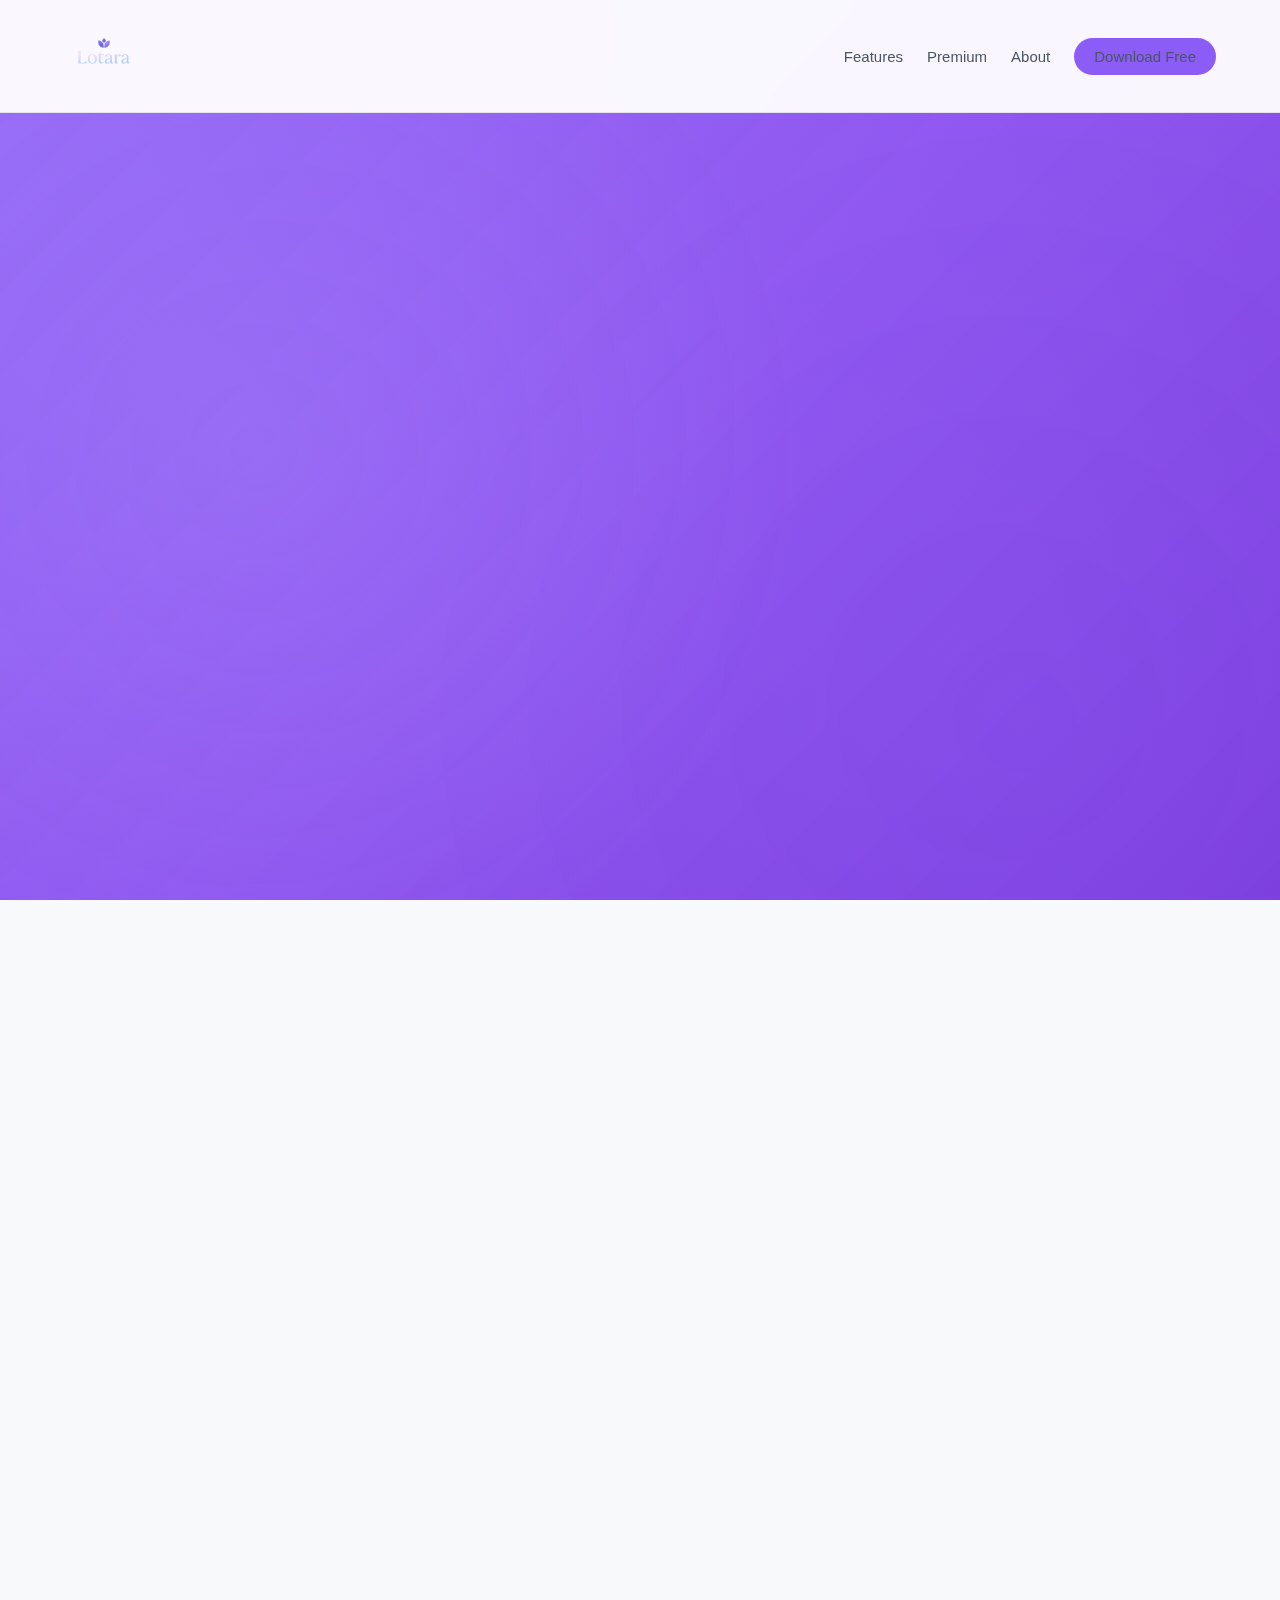
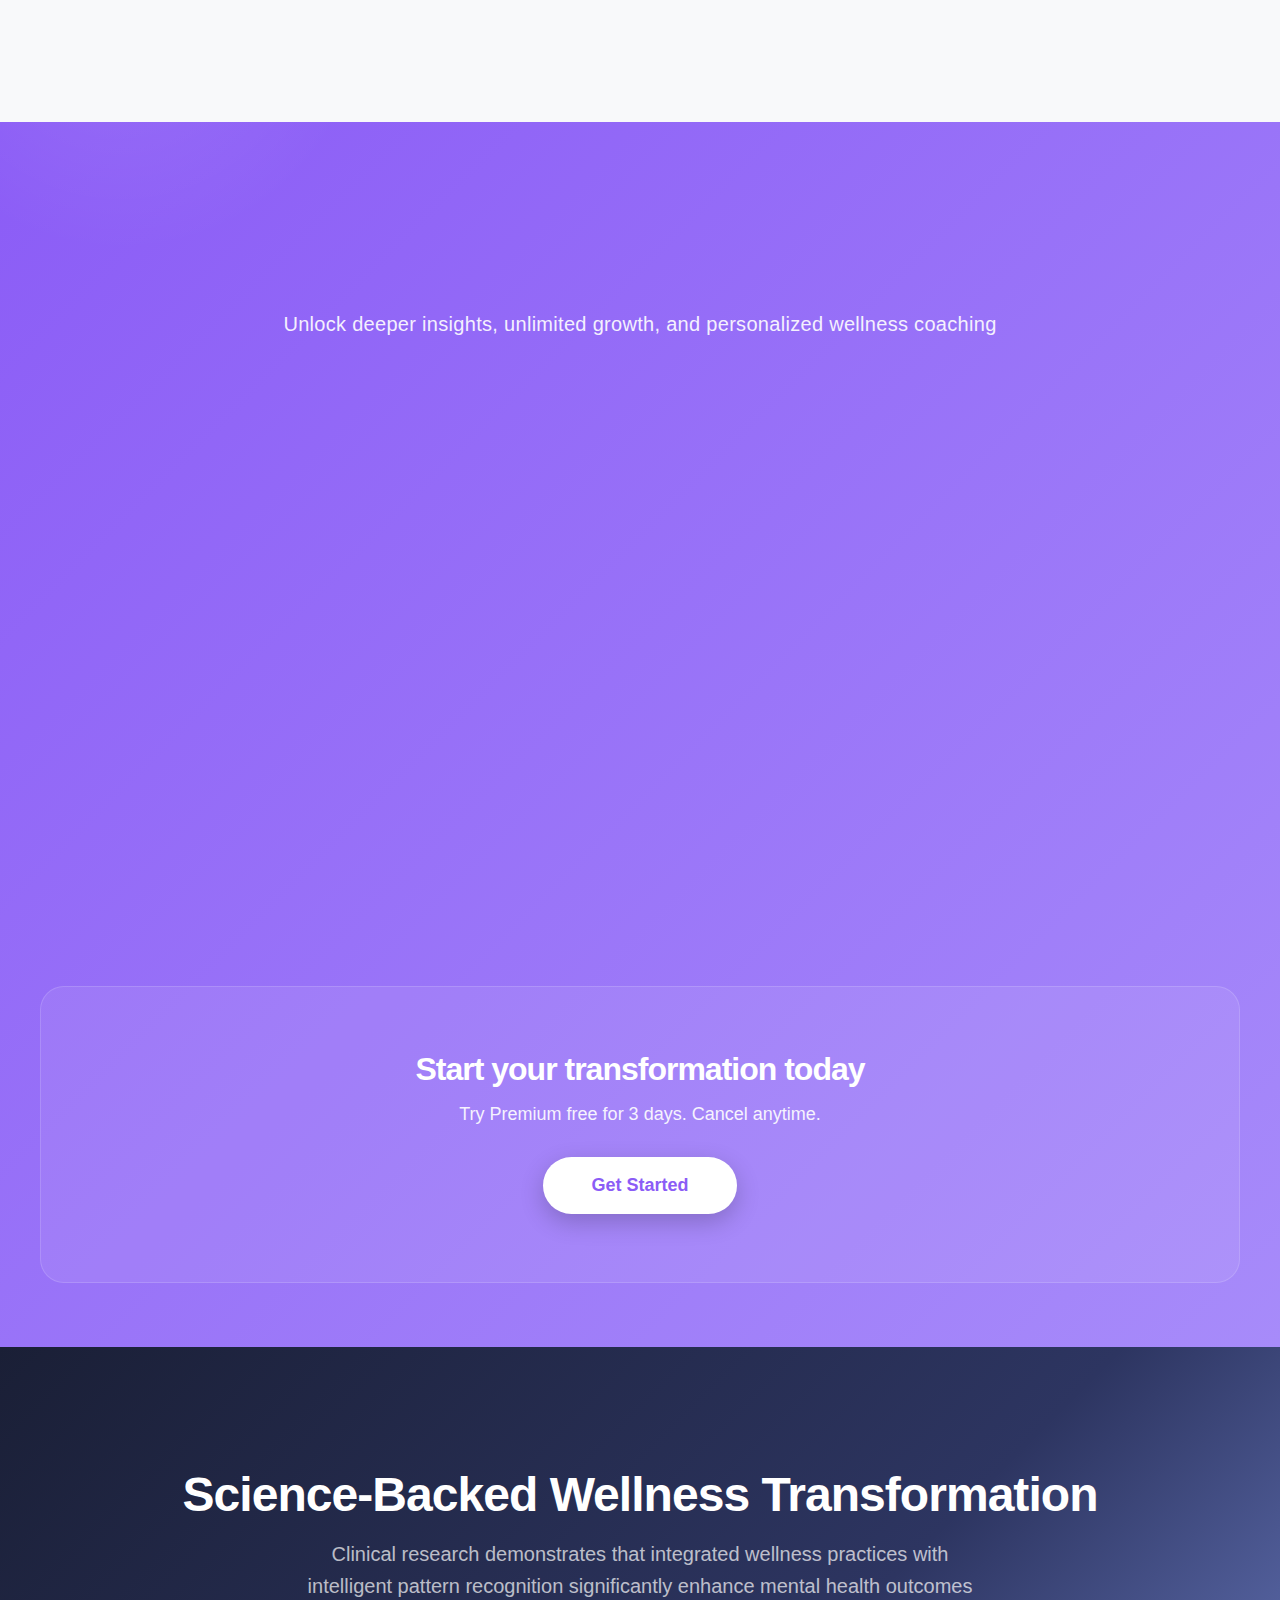
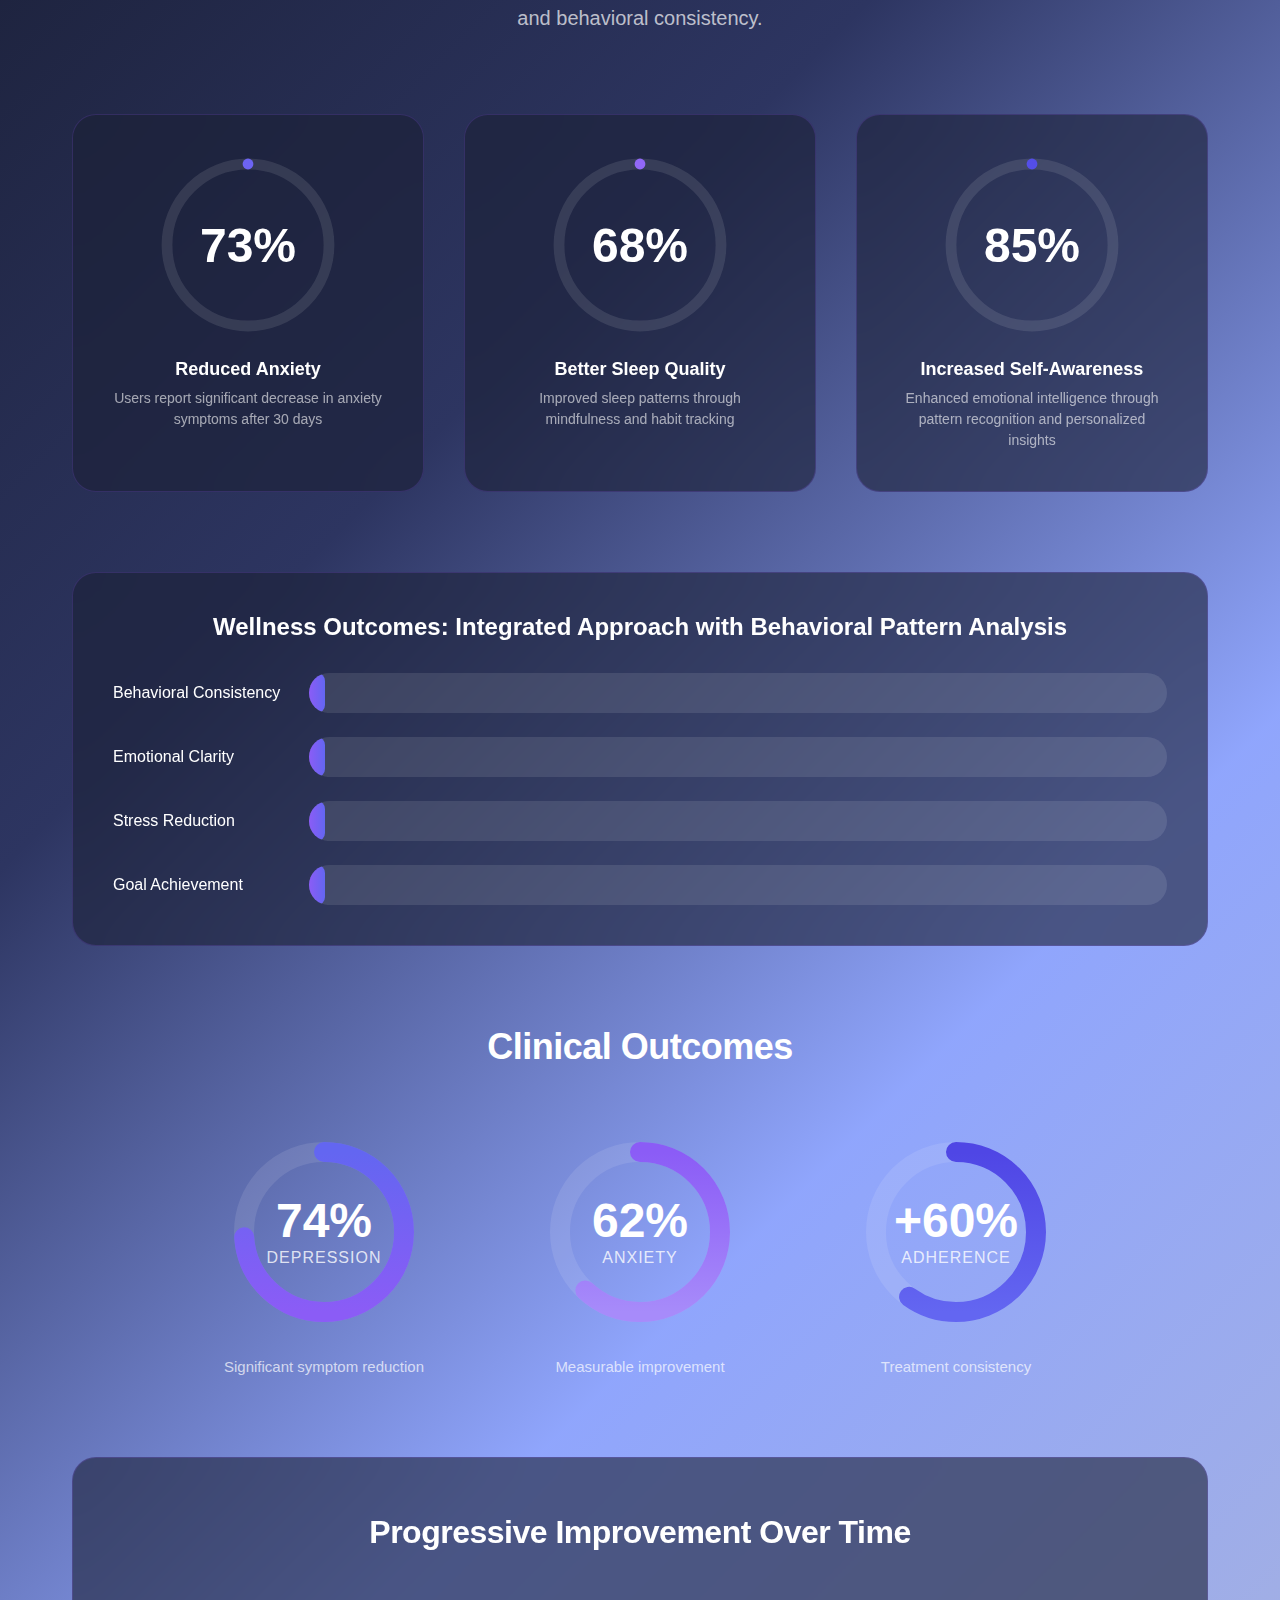
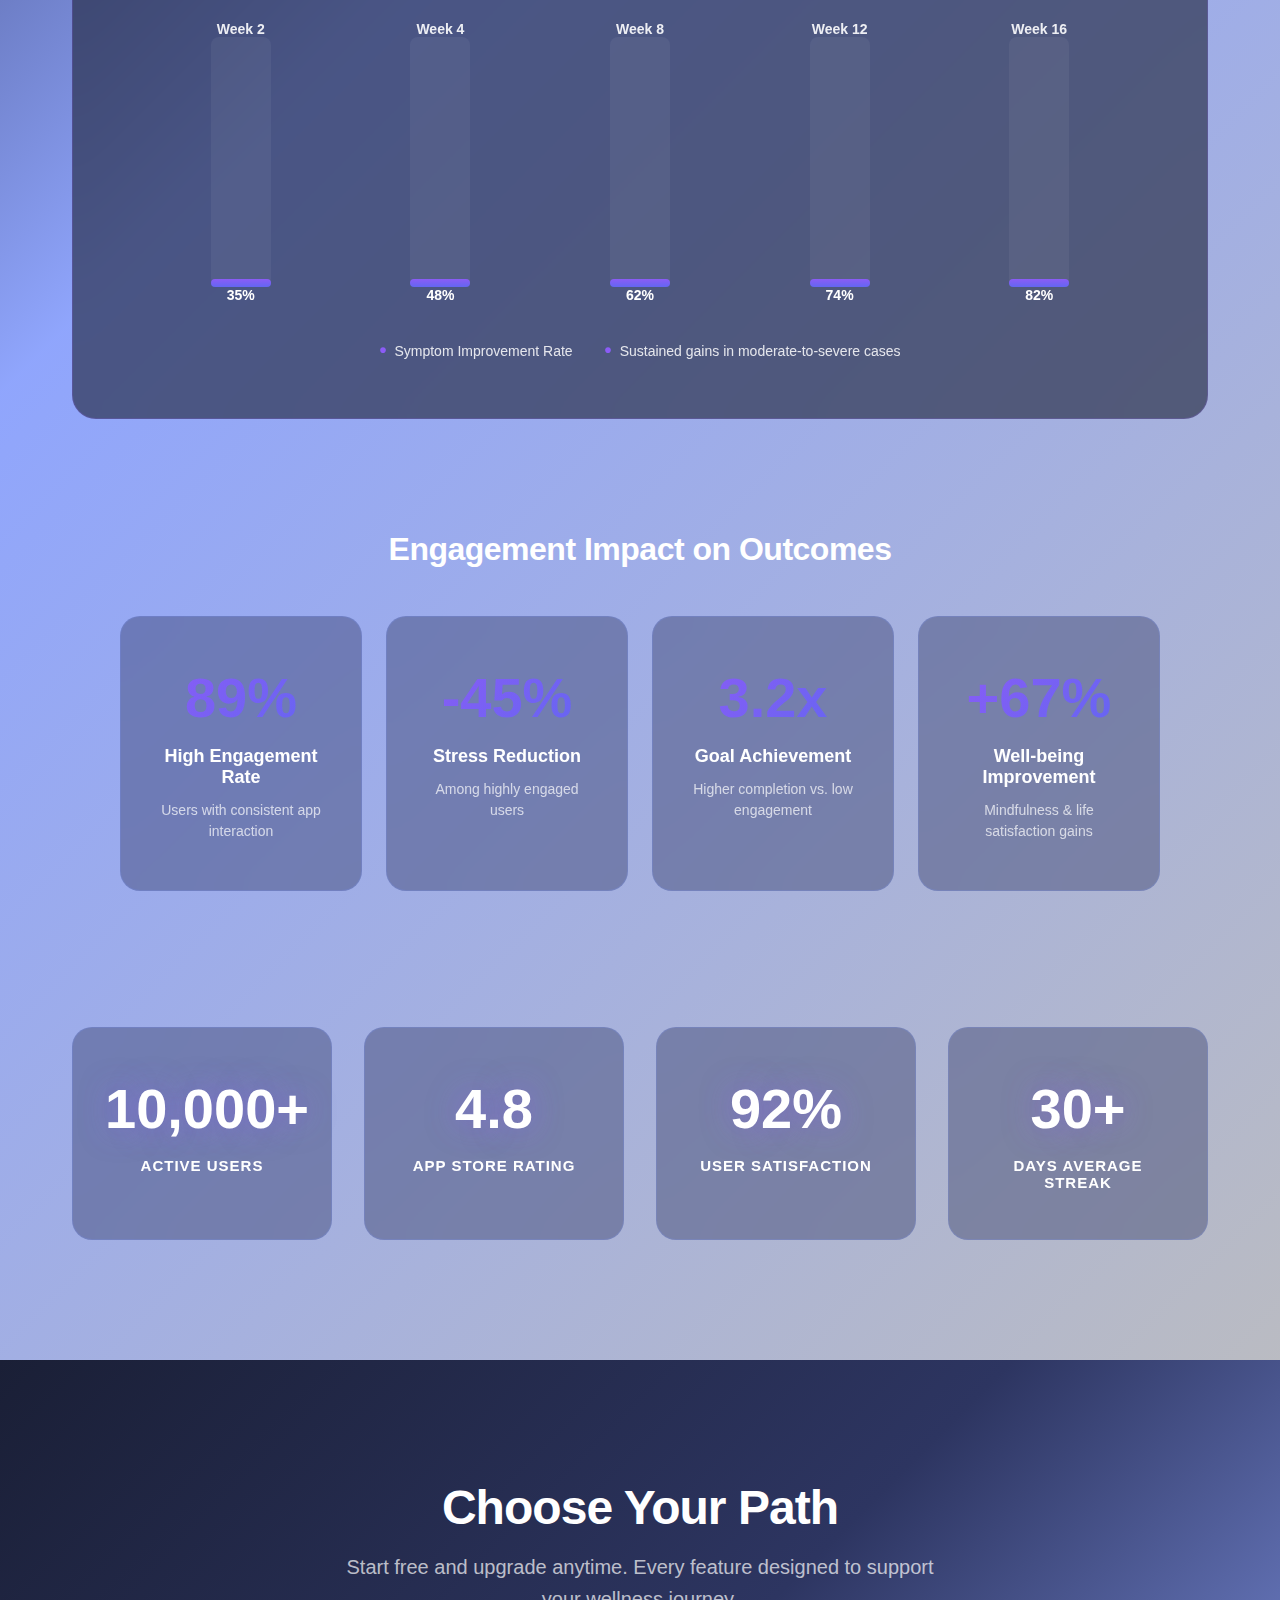
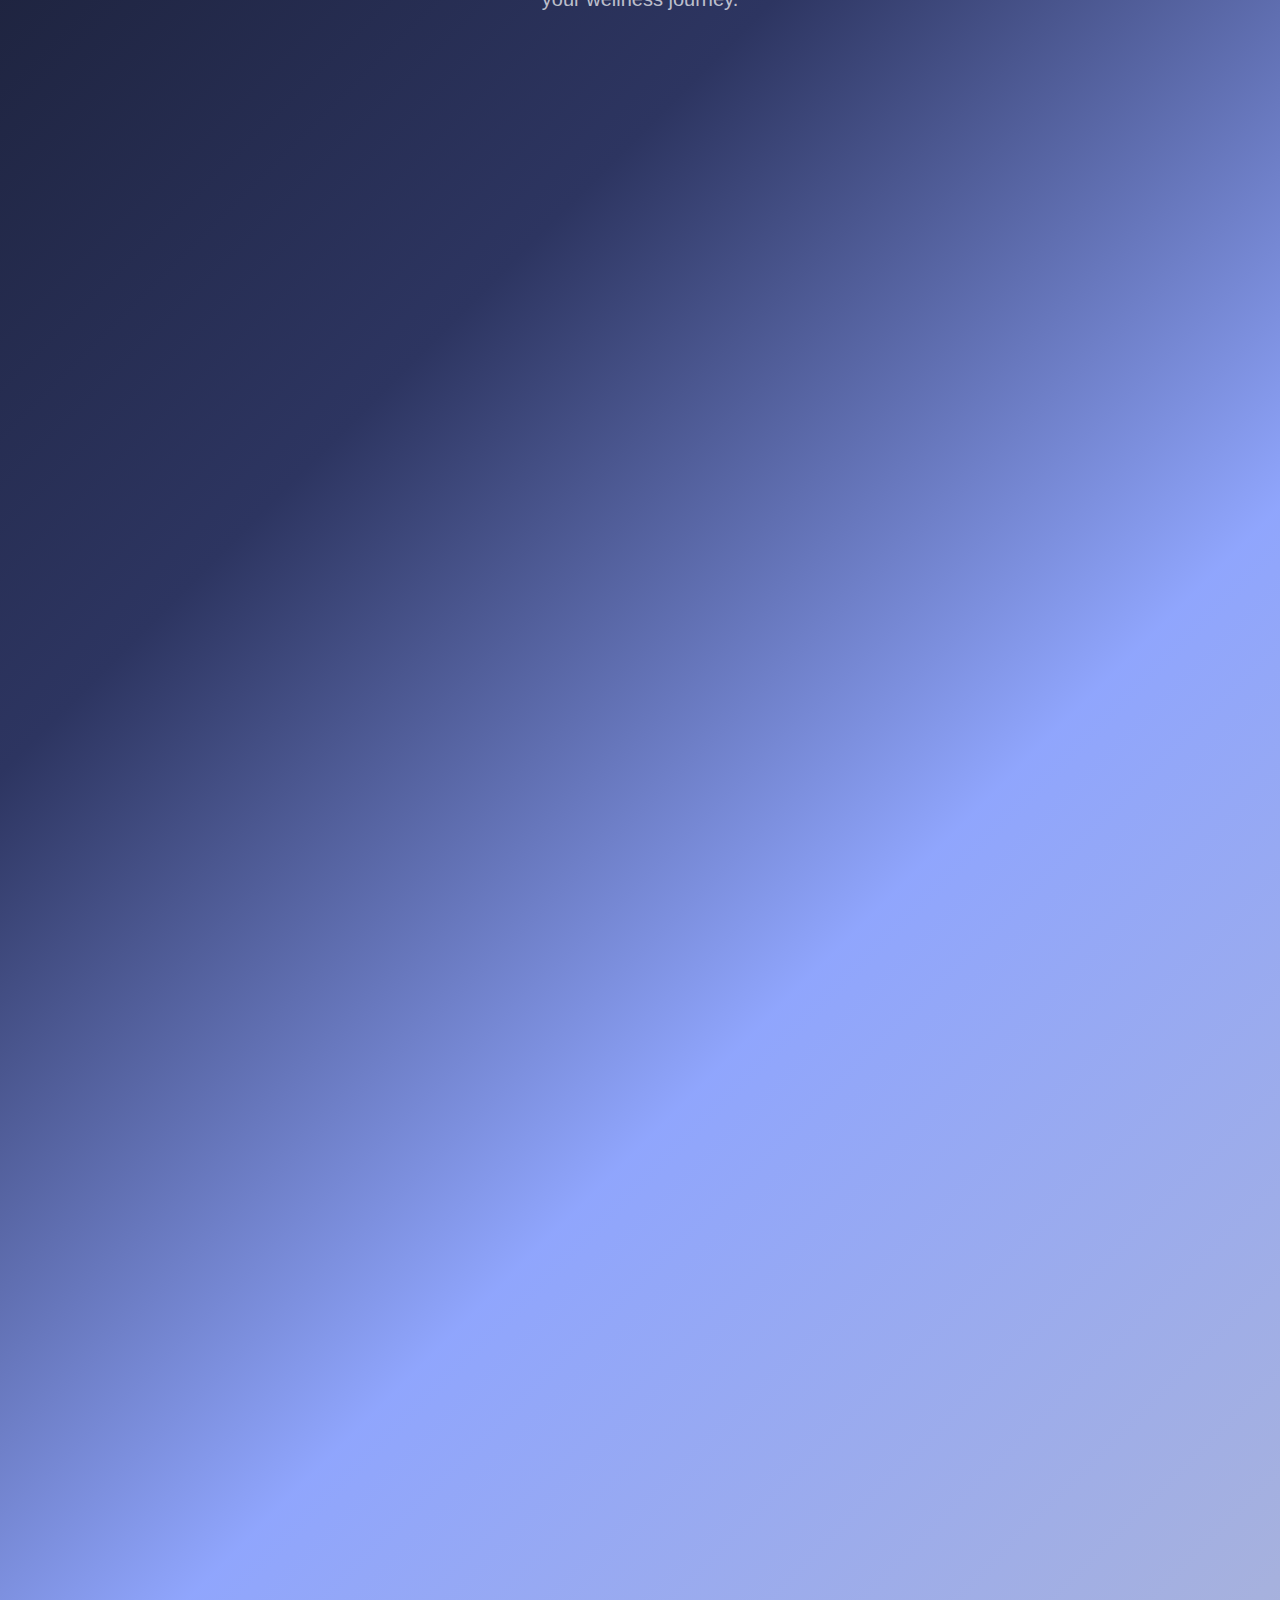
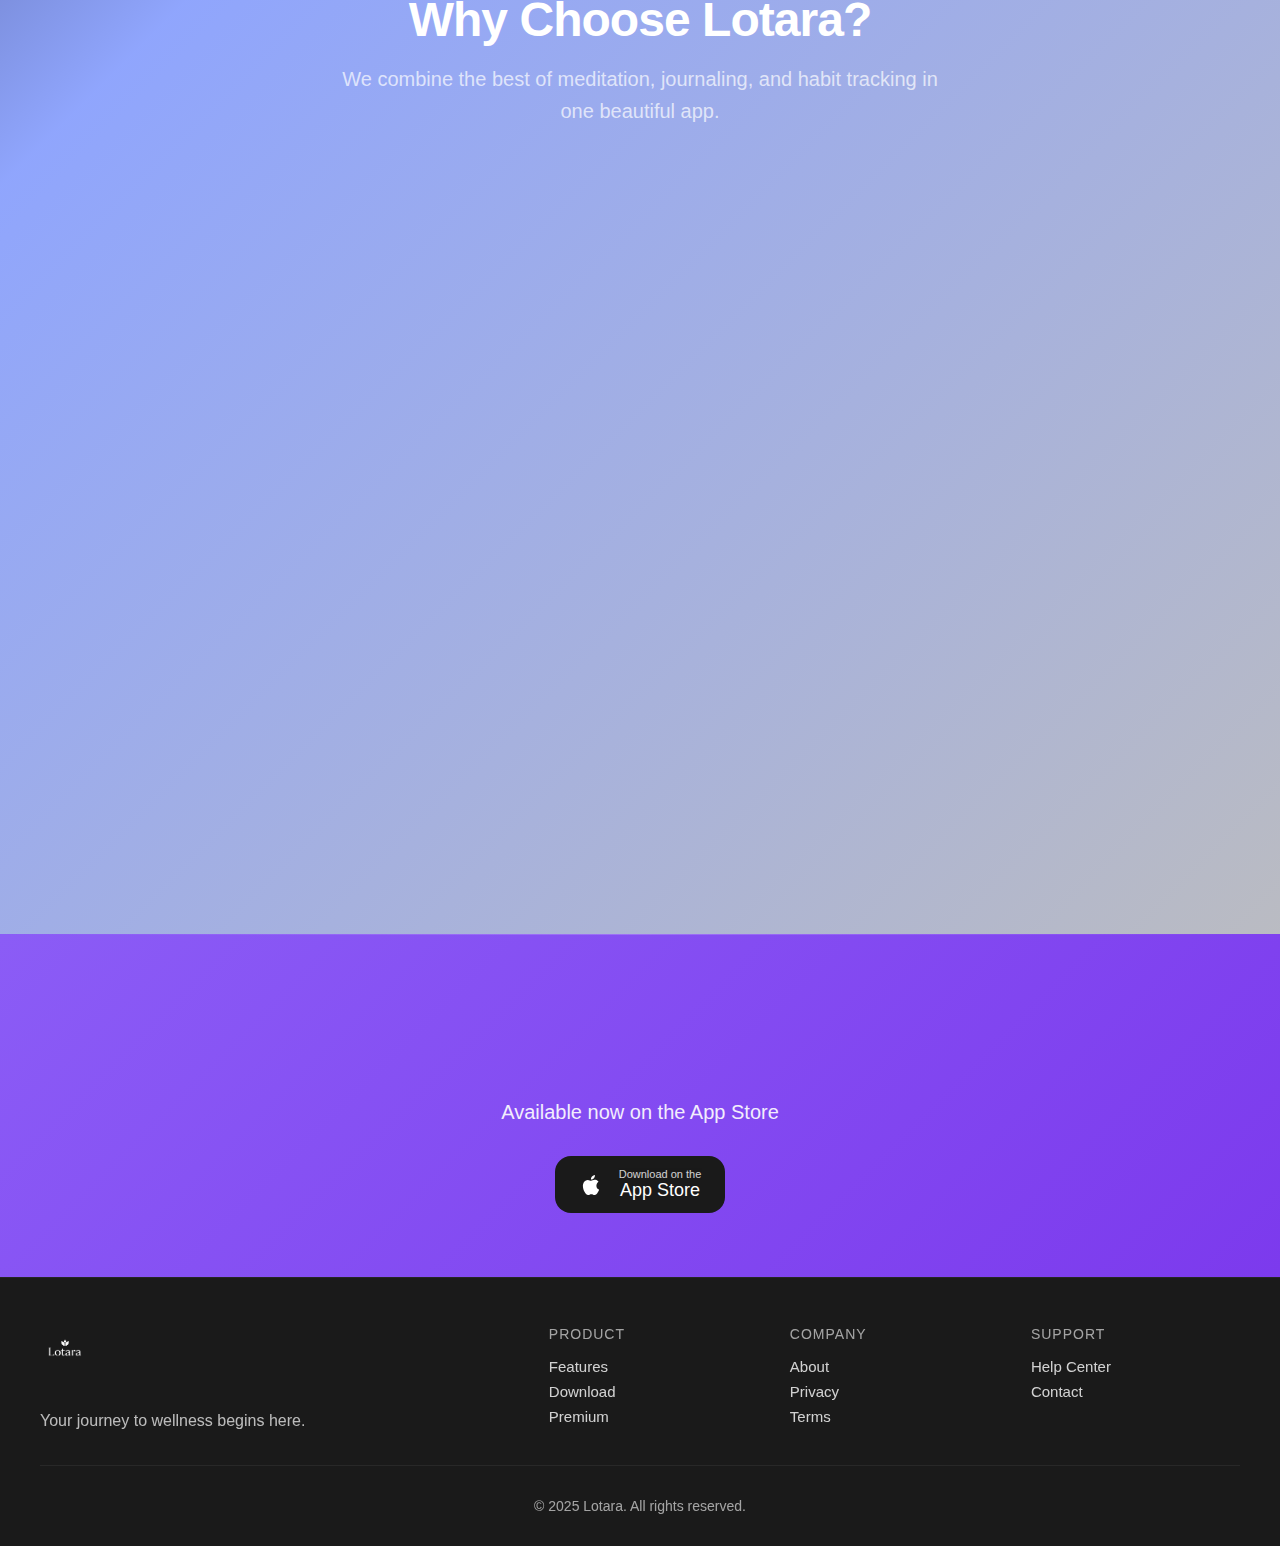
<file: index.html>
<!DOCTYPE html>
<html lang="en">
<head>
    <meta charset="UTF-8">
    <meta name="viewport" content="width=device-width, initial-scale=1.0">
    <meta name="description" content="Lotara - Begin your wellness journey with journaling, meditation, habit tracking, and mindful growth.">
    <title>Lotara - Find Your Inner Peace</title>
    <link rel="stylesheet" href="css/styles.css">
    <link rel="stylesheet" href="css/enhancements.css">
    <link rel="stylesheet" href="css/premium.css">
    <link rel="stylesheet" href="css/animations.css">
    <link rel="stylesheet" href="css/comparison.css">
    <link rel="stylesheet" href="css/research-charts.css">
</head>
<body>
    <!-- Navigation -->
    <nav class="nav">
        <div class="nav-container">
            <a href="#" class="logo-link">
                <img src="assets/images/lotara-logo.png" alt="Lotara" class="logo-img">
            </a>
            <div class="nav-links">
                <a href="#features">Features</a>
                <a href="#premium">Premium</a>
                <a href="about/">About</a>
                <a href="https://apps.apple.com/us/app/lotara/id6749601041" class="btn-primary" target="_blank" rel="noopener noreferrer">Download Free</a>
            </div>
        </div>
    </nav>

    <!-- Hero Section -->
    <section class="hero">
        <div class="hero-content">
            <h1 class="hero-title">Begin Your Wellness Journey</h1>
            <p class="hero-subtitle">Your companion for healing, growth, and mindfulness. Journal your thoughts, track your habits, and find your inner peace.</p>
            
            <div class="hero-question">What would you like to focus on today?</div>
            
            <div class="action-buttons">
                <button class="action-btn" data-feature="journal">
                    <svg class="action-icon" viewBox="0 0 24 24" fill="none" xmlns="http://www.w3.org/2000/svg">
                        <path d="M19 3H5C3.89543 3 3 3.89543 3 5V19C3 20.1046 3.89543 21 5 21H19C20.1046 21 21 20.1046 21 19V5C21 3.89543 20.1046 3 19 3Z" stroke="currentColor" stroke-width="2" stroke-linecap="round" stroke-linejoin="round"/>
                        <path d="M9 7H15" stroke="currentColor" stroke-width="2" stroke-linecap="round"/>
                        <path d="M9 11H15" stroke="currentColor" stroke-width="2" stroke-linecap="round"/>
                        <path d="M9 15H13" stroke="currentColor" stroke-width="2" stroke-linecap="round"/>
                    </svg>
                    <span>Journal your thoughts</span>
                </button>

                <button class="action-btn" data-feature="meditation">
                    <svg class="action-icon" viewBox="0 0 24 24" fill="none" xmlns="http://www.w3.org/2000/svg">
                        <circle cx="12" cy="8" r="3" stroke="currentColor" stroke-width="2"/>
                        <path d="M12 11V13M12 13C10.3431 13 9 14.3431 9 16V18C9 18.5523 9.44772 19 10 19H14C14.5523 19 15 18.5523 15 18V16C15 14.3431 13.6569 13 12 13Z" stroke="currentColor" stroke-width="2" stroke-linecap="round"/>
                        <path d="M9 14L6 16" stroke="currentColor" stroke-width="2" stroke-linecap="round"/>
                        <path d="M15 14L18 16" stroke="currentColor" stroke-width="2" stroke-linecap="round"/>
                    </svg>
                    <span>Meditation with AI</span>
                </button>

                <button class="action-btn" data-feature="habits">
                    <svg class="action-icon" viewBox="0 0 24 24" fill="none" xmlns="http://www.w3.org/2000/svg">
                        <path d="M9 11L12 14L22 4" stroke="currentColor" stroke-width="2" stroke-linecap="round" stroke-linejoin="round"/>
                        <path d="M21 12V19C21 20.1046 20.1046 21 19 21H5C3.89543 21 3 20.1046 3 19V5C3 3.89543 3.89543 3 5 3H16" stroke="currentColor" stroke-width="2" stroke-linecap="round" stroke-linejoin="round"/>
                    </svg>
                    <span>Build healthy habits</span>
                </button>

                <button class="action-btn" data-feature="mood">
                    <svg class="action-icon" viewBox="0 0 24 24" fill="none" xmlns="http://www.w3.org/2000/svg">
                        <circle cx="12" cy="12" r="9" stroke="currentColor" stroke-width="2"/>
                        <path d="M8 14C8 14 9.5 16 12 16C14.5 16 16 14 16 14" stroke="currentColor" stroke-width="2" stroke-linecap="round"/>
                        <circle cx="9" cy="9" r="1" fill="currentColor"/>
                        <circle cx="15" cy="9" r="1" fill="currentColor"/>
                    </svg>
                    <span>Track your mood</span>
                </button>

                <button class="action-btn" data-feature="analytics">
                    <svg class="action-icon" viewBox="0 0 24 24" fill="none" xmlns="http://www.w3.org/2000/svg">
                        <path d="M3 3V19C3 20.1046 3.89543 21 5 21H21" stroke="currentColor" stroke-width="2" stroke-linecap="round"/>
                        <path d="M7 14L11 10L15 14L21 8" stroke="currentColor" stroke-width="2" stroke-linecap="round" stroke-linejoin="round"/>
                    </svg>
                    <span>View your growth</span>
                </button>
            </div>
        </div>
    </section>

    <!-- Features Section -->
    <section id="features" class="features">
        <div class="container">
            <h2 class="section-title">Everything you need for your wellness journey</h2>
            
            <div class="features-grid">
                <div class="feature-card">
                    <div class="feature-icon journal-icon">
                        <svg viewBox="0 0 24 24" fill="none" xmlns="http://www.w3.org/2000/svg">
                            <path d="M19 3H5C3.89543 3 3 3.89543 3 5V19C3 20.1046 3.89543 21 5 21H19C20.1046 21 21 20.1046 21 19V5C21 3.89543 20.1046 3 19 3Z" stroke="currentColor" stroke-width="2"/>
                        </svg>
                    </div>
                    <h3>Mindful Journaling</h3>
                    <p>Express yourself with text or voice. AI-powered insights help you understand your emotional patterns and growth.</p>
                </div>

                <div class="feature-card">
                    <div class="feature-icon meditation-icon">
                        <svg viewBox="0 0 24 24" fill="none" xmlns="http://www.w3.org/2000/svg">
                            <circle cx="12" cy="8" r="3" stroke="currentColor" stroke-width="2"/>
                            <path d="M12 11V13M12 13C10.3431 13 9 14.3431 9 16V18C9 18.5523 9.44772 19 10 19H14C14.5523 19 15 18.5523 15 18V16C15 14.3431 13.6569 13 12 13Z" stroke="currentColor" stroke-width="2"/>
                        </svg>
                    </div>
                    <h3>Meditation with AI Analytics</h3>
                    <p>Practice mindfulness with meditation sessions tracked by AI. Get personalized insights on your meditation patterns and progress.</p>
                </div>

                <div class="feature-card">
                    <div class="feature-icon habits-icon">
                        <svg viewBox="0 0 24 24" fill="none" xmlns="http://www.w3.org/2000/svg">
                            <path d="M9 11L12 14L22 4" stroke="currentColor" stroke-width="2" stroke-linecap="round" stroke-linejoin="round"/>
                            <path d="M21 12V19C21 20.1046 20.1046 21 19 21H5C3.89543 21 3 20.1046 3 19V5C3 3.89543 3.89543 3 5 3H16" stroke="currentColor" stroke-width="2"/>
                        </svg>
                    </div>
                    <h3>Habit Tracking</h3>
                    <p>Build lasting habits with smart reminders and streak tracking. Celebrate your wins, big and small.</p>
                </div>

                <div class="feature-card">
                    <div class="feature-icon mood-icon">
                        <svg viewBox="0 0 24 24" fill="none" xmlns="http://www.w3.org/2000/svg">
                            <circle cx="12" cy="12" r="9" stroke="currentColor" stroke-width="2"/>
                            <path d="M8 14C8 14 9.5 16 12 16C14.5 16 16 14 16 14" stroke="currentColor" stroke-width="2" stroke-linecap="round"/>
                        </svg>
                    </div>
                    <h3>Mood Tracking</h3>
                    <p>Check in with yourself daily. Understand what influences your mood and discover patterns in your emotional well-being.</p>
                </div>

                <div class="feature-card">
                    <div class="feature-icon health-icon">
                        <svg viewBox="0 0 24 24" fill="none" xmlns="http://www.w3.org/2000/svg">
                            <path d="M22 12H18L15 21L9 3L6 12H2" stroke="currentColor" stroke-width="2" stroke-linecap="round" stroke-linejoin="round"/>
                        </svg>
                    </div>
                    <h3>Health Integration</h3>
                    <p>Connect with Apple Health to see how your physical wellness connects to your mental and emotional health.</p>
                </div>

                <div class="feature-card">
                    <div class="feature-icon analytics-icon">
                        <svg viewBox="0 0 24 24" fill="none" xmlns="http://www.w3.org/2000/svg">
                            <path d="M3 3V19C3 20.1046 3.89543 21 5 21H21" stroke="currentColor" stroke-width="2" stroke-linecap="round"/>
                            <path d="M7 14L11 10L15 14L21 8" stroke="currentColor" stroke-width="2" stroke-linecap="round" stroke-linejoin="round"/>
                        </svg>
                    </div>
                    <h3>Growth Analytics</h3>
                    <p>Visualize your journey with beautiful insights. See your progress and celebrate how far you've come.</p>
                </div>
            </div>
        </div>
    </section>

    <!-- Premium Section -->
    <section id="premium" class="premium">
        <div class="container">
            <div class="premium-header">
                <h2 class="section-title">Experience Premium</h2>
                <p class="premium-subtitle">Unlock deeper insights, unlimited growth, and personalized wellness coaching</p>
            </div>

            <!-- Premium Features Grid -->
            <div class="premium-features-grid">
                <div class="premium-feature">
                    <div class="premium-feature-icon">
                        <svg viewBox="0 0 24 24" fill="none" xmlns="http://www.w3.org/2000/svg">
                            <path d="M9.663 17h4.673M12 3v1m6.364 1.636l-.707.707M21 12h-1M4 12H3m3.343-5.657l-.707-.707m2.828 9.9a5 5 0 117.072 0l-.548.547A3.374 3.374 0 0014 18.469V19a2 2 0 11-4 0v-.531c0-.895-.356-1.754-.988-2.386l-.548-.547z" stroke="currentColor" stroke-width="2" stroke-linecap="round" stroke-linejoin="round"/>
                        </svg>
                    </div>
                    <h4>AI Wellness Coach</h4>
                    <p>Personalized insights and recommendations powered by advanced AI that learns from your patterns</p>
                </div>

                <div class="premium-feature">
                    <div class="premium-feature-icon">
                        <svg viewBox="0 0 24 24" fill="none" xmlns="http://www.w3.org/2000/svg">
                            <path d="M9 19v-6a2 2 0 00-2-2H5a2 2 0 00-2 2v6a2 2 0 002 2h2a2 2 0 002-2zm0 0V9a2 2 0 012-2h2a2 2 0 012 2v10m-6 0a2 2 0 002 2h2a2 2 0 002-2m0 0V5a2 2 0 012-2h2a2 2 0 012 2v14a2 2 0 01-2 2h-2a2 2 0 01-2-2z" stroke="currentColor" stroke-width="2" stroke-linecap="round" stroke-linejoin="round"/>
                        </svg>
                    </div>
                    <h4>Advanced Analytics</h4>
                    <p>Deep insights into your patterns, trends, and emotional growth over time</p>
                </div>

                <div class="premium-feature">
                    <div class="premium-feature-icon">
                        <svg viewBox="0 0 24 24" fill="none" xmlns="http://www.w3.org/2000/svg">
                            <path d="M12 8v4l3 3m6-3a9 9 0 11-18 0 9 9 0 0118 0z" stroke="currentColor" stroke-width="2" stroke-linecap="round" stroke-linejoin="round"/>
                        </svg>
                    </div>
                    <h4>Unlimited Everything</h4>
                    <p>No limits on habits, journal entries, meditation sessions, or AI insights</p>
                </div>

                <div class="premium-feature">
                    <div class="premium-feature-icon">
                        <svg viewBox="0 0 24 24" fill="none" xmlns="http://www.w3.org/2000/svg">
                            <path d="M7 8h10M7 12h4m1 8l-4-4H5a2 2 0 01-2-2V6a2 2 0 012-2h14a2 2 0 012 2v8a2 2 0 01-2 2h-3l-4 4z" stroke="currentColor" stroke-width="2" stroke-linecap="round" stroke-linejoin="round"/>
                        </svg>
                    </div>
                    <h4>Mood Pattern Analysis</h4>
                    <p>Understand what influences your emotional well-being with intelligent pattern recognition</p>
                </div>

                <div class="premium-feature">
                    <div class="premium-feature-icon">
                        <svg viewBox="0 0 24 24" fill="none" xmlns="http://www.w3.org/2000/svg">
                            <path d="M7 21h10a2 2 0 002-2V9.414a1 1 0 00-.293-.707l-5.414-5.414A1 1 0 0012.586 3H7a2 2 0 00-2 2v14a2 2 0 002 2z" stroke="currentColor" stroke-width="2" stroke-linecap="round" stroke-linejoin="round"/>
                        </svg>
                    </div>
                    <h4>Data Export & Reports</h4>
                    <p>Export your wellness data and generate beautiful PDF reports anytime</p>
                </div>

                <div class="premium-feature">
                    <div class="premium-feature-icon">
                        <svg viewBox="0 0 24 24" fill="none" xmlns="http://www.w3.org/2000/svg">
                            <path d="M5 3v4M3 5h4M6 17v4m-2-2h4m5-16l2.286 6.857L21 12l-5.714 2.143L13 21l-2.286-6.857L5 12l5.714-2.143L13 3z" stroke="currentColor" stroke-width="2" stroke-linecap="round" stroke-linejoin="round"/>
                        </svg>
                    </div>
                    <h4>Premium Experience</h4>
                    <p>Beautiful themes, custom icons, streak recovery, and personalized recommendations</p>
                </div>
            </div>

            <!-- CTA Section -->
            <div class="premium-cta">
                <h3 class="premium-cta-title">Start your transformation today</h3>
                <p class="premium-cta-subtitle">Try Premium free for 3 days. Cancel anytime.</p>
                <a href="https://apps.apple.com/us/app/lotara/id6749601041" class="premium-cta-btn" target="_blank" rel="noopener noreferrer">Get Started</a>
            </div>
        </div>
    </section>

    <!-- Research & Impact Section -->
    <section class="research-section">
        <div class="research-container">
            <div class="research-header">
                <h2 class="research-title">Science-Backed Wellness Transformation</h2>
                <p class="research-subtitle">Clinical research demonstrates that integrated wellness practices with intelligent pattern recognition significantly enhance mental health outcomes and behavioral consistency.</p>
            </div>

            <!-- Circular Progress Charts -->
            <div class="charts-grid">
                <div class="chart-card">
                    <div class="circular-chart" data-progress="73">
                        <svg viewBox="0 0 200 200">
                            <defs>
                                <linearGradient id="gradient1" x1="0%" y1="0%" x2="100%" y2="100%">
                                    <stop offset="0%" style="stop-color:#8b5cf6;stop-opacity:1" />
                                    <stop offset="100%" style="stop-color:#6366f1;stop-opacity:1" />
                                </linearGradient>
                            </defs>
                            <circle class="circular-chart-bg" cx="100" cy="100" r="90"></circle>
                            <circle class="circular-chart-progress" cx="100" cy="100" r="90" style="--progress: 410; stroke: url(#gradient1)"></circle>
                        </svg>
                        <div class="chart-percentage">73%</div>
                    </div>
                    <div class="chart-label">Reduced Anxiety</div>
                    <div class="chart-description">Users report significant decrease in anxiety symptoms after 30 days</div>
                </div>

                <div class="chart-card">
                    <div class="circular-chart" data-progress="68">
                        <svg viewBox="0 0 200 200">
                            <defs>
                                <linearGradient id="gradient2" x1="0%" y1="0%" x2="100%" y2="100%">
                                    <stop offset="0%" style="stop-color:#a78bfa;stop-opacity:1" />
                                    <stop offset="100%" style="stop-color:#8b5cf6;stop-opacity:1" />
                                </linearGradient>
                            </defs>
                            <circle class="circular-chart-bg" cx="100" cy="100" r="90"></circle>
                            <circle class="circular-chart-progress" cx="100" cy="100" r="90" style="--progress: 384; stroke: url(#gradient2)"></circle>
                        </svg>
                        <div class="chart-percentage">68%</div>
                    </div>
                    <div class="chart-label">Better Sleep Quality</div>
                    <div class="chart-description">Improved sleep patterns through mindfulness and habit tracking</div>
                </div>

                <div class="chart-card">
                    <div class="circular-chart" data-progress="85">
                        <svg viewBox="0 0 200 200">
                            <defs>
                                <linearGradient id="gradient3" x1="0%" y1="0%" x2="100%" y2="100%">
                                    <stop offset="0%" style="stop-color:#6366f1;stop-opacity:1" />
                                    <stop offset="100%" style="stop-color:#4f46e5;stop-opacity:1" />
                                </linearGradient>
                            </defs>
                            <circle class="circular-chart-bg" cx="100" cy="100" r="90"></circle>
                            <circle class="circular-chart-progress" cx="100" cy="100" r="90" style="--progress: 480; stroke: url(#gradient3)"></circle>
                        </svg>
                        <div class="chart-percentage">85%</div>
                    </div>
                    <div class="chart-label">Increased Self-Awareness</div>
                    <div class="chart-description">Enhanced emotional intelligence through pattern recognition and personalized insights</div>
                </div>
            </div>

            <!-- Bar Chart Comparison -->
            <div class="bar-chart-card">
                <h3 class="bar-chart-title">Wellness Outcomes: Integrated Approach with Behavioral Pattern Analysis</h3>
                <div class="bar-chart">
                    <div class="bar-item">
                        <div class="bar-label">Behavioral Consistency</div>
                        <div class="bar-container">
                            <div class="bar-fill" style="--width: 82%">
                                <span class="bar-value">82%</span>
                            </div>
                        </div>
                    </div>
                    <div class="bar-item">
                        <div class="bar-label">Emotional Clarity</div>
                        <div class="bar-container">
                            <div class="bar-fill" style="--width: 76%">
                                <span class="bar-value">76%</span>
                            </div>
                        </div>
                    </div>
                    <div class="bar-item">
                        <div class="bar-label">Stress Reduction</div>
                        <div class="bar-container">
                            <div class="bar-fill" style="--width: 71%">
                                <span class="bar-value">71%</span>
                            </div>
                        </div>
                    </div>
                    <div class="bar-item">
                        <div class="bar-label">Goal Achievement</div>
                        <div class="bar-container">
                            <div class="bar-fill" style="--width: 89%">
                                <span class="bar-value">89%</span>
                            </div>
                        </div>
                    </div>
                </div>
            </div>

            <!-- Clinical Results - Radial Progress Bars -->
            <div class="clinical-results-section">
                <h3 class="clinical-title">Clinical Outcomes</h3>
                
                <div class="radial-progress-grid">
                    <div class="radial-progress-item">
                        <div class="radial-progress-bar">
                            <svg viewBox="0 0 200 200">
                                <defs>
                                    <linearGradient id="radial-gradient1" x1="0%" y1="0%" x2="100%" y2="0%">
                                        <stop offset="0%" style="stop-color:#8b5cf6" />
                                        <stop offset="100%" style="stop-color:#6366f1" />
                                    </linearGradient>
                                </defs>
                                <circle cx="100" cy="100" r="80" fill="none" stroke="rgba(255,255,255,0.1)" stroke-width="20"/>
                                <circle class="radial-progress-circle" cx="100" cy="100" r="80" fill="none" stroke="url(#radial-gradient1)" stroke-width="20" stroke-linecap="round" style="--progress: 74; stroke-dasharray: 502; stroke-dashoffset: 131;"/>
                            </svg>
                            <div class="radial-progress-content">
                                <div class="radial-progress-number">74%</div>
                                <div class="radial-progress-label">Depression</div>
                            </div>
                        </div>
                        <div class="radial-progress-desc">Significant symptom reduction</div>
                    </div>

                    <div class="radial-progress-item">
                        <div class="radial-progress-bar">
                            <svg viewBox="0 0 200 200">
                                <defs>
                                    <linearGradient id="radial-gradient2" x1="0%" y1="0%" x2="100%" y2="0%">
                                        <stop offset="0%" style="stop-color:#a78bfa" />
                                        <stop offset="100%" style="stop-color:#8b5cf6" />
                                    </linearGradient>
                                </defs>
                                <circle cx="100" cy="100" r="80" fill="none" stroke="rgba(255,255,255,0.1)" stroke-width="20"/>
                                <circle class="radial-progress-circle" cx="100" cy="100" r="80" fill="none" stroke="url(#radial-gradient2)" stroke-width="20" stroke-linecap="round" style="--progress: 62; stroke-dasharray: 502; stroke-dashoffset: 191;"/>
                            </svg>
                            <div class="radial-progress-content">
                                <div class="radial-progress-number">62%</div>
                                <div class="radial-progress-label">Anxiety</div>
                            </div>
                        </div>
                        <div class="radial-progress-desc">Measurable improvement</div>
                    </div>

                    <div class="radial-progress-item">
                        <div class="radial-progress-bar">
                            <svg viewBox="0 0 200 200">
                                <defs>
                                    <linearGradient id="radial-gradient3" x1="0%" y1="0%" x2="100%" y2="0%">
                                        <stop offset="0%" style="stop-color:#6366f1" />
                                        <stop offset="100%" style="stop-color:#4f46e5" />
                                    </linearGradient>
                                </defs>
                                <circle cx="100" cy="100" r="80" fill="none" stroke="rgba(255,255,255,0.1)" stroke-width="20"/>
                                <circle class="radial-progress-circle" cx="100" cy="100" r="80" fill="none" stroke="url(#radial-gradient3)" stroke-width="20" stroke-linecap="round" style="--progress: 60; stroke-dasharray: 502; stroke-dashoffset: 201;"/>
                            </svg>
                            <div class="radial-progress-content">
                                <div class="radial-progress-number">+60%</div>
                                <div class="radial-progress-label">Adherence</div>
                            </div>
                        </div>
                        <div class="radial-progress-desc">Treatment consistency</div>
                    </div>
                </div>
            </div>

            <!-- Timeline Improvement Chart -->
            <div class="timeline-chart-card">
                <h3 class="timeline-title">Progressive Improvement Over Time</h3>
                <div class="timeline-chart">
                    <div class="timeline-item">
                        <div class="timeline-week">Week 2</div>
                        <div class="timeline-bar-container">
                            <div class="timeline-bar" style="--height: 35%">
                                <span class="timeline-value">35%</span>
                            </div>
                        </div>
                    </div>
                    <div class="timeline-item">
                        <div class="timeline-week">Week 4</div>
                        <div class="timeline-bar-container">
                            <div class="timeline-bar" style="--height: 48%">
                                <span class="timeline-value">48%</span>
                            </div>
                        </div>
                    </div>
                    <div class="timeline-item">
                        <div class="timeline-week">Week 8</div>
                        <div class="timeline-bar-container">
                            <div class="timeline-bar" style="--height: 62%">
                                <span class="timeline-value">62%</span>
                            </div>
                        </div>
                    </div>
                    <div class="timeline-item">
                        <div class="timeline-week">Week 12</div>
                        <div class="timeline-bar-container">
                            <div class="timeline-bar" style="--height: 74%">
                                <span class="timeline-value">74%</span>
                            </div>
                        </div>
                    </div>
                    <div class="timeline-item">
                        <div class="timeline-week">Week 16</div>
                        <div class="timeline-bar-container">
                            <div class="timeline-bar" style="--height: 82%">
                                <span class="timeline-value">82%</span>
                            </div>
                        </div>
                    </div>
                </div>
                <div class="timeline-legend">
                    <span class="legend-item">Symptom Improvement Rate</span>
                    <span class="legend-item">Sustained gains in moderate-to-severe cases</span>
                </div>
            </div>

            <!-- Engagement vs Outcomes -->
            <div class="engagement-chart-card">
                <h3 class="engagement-title">Engagement Impact on Outcomes</h3>
                <div class="engagement-grid">
                    <div class="engagement-metric">
                        <div class="engagement-stat">89%</div>
                        <div class="engagement-label">High Engagement Rate</div>
                        <div class="engagement-desc">Users with consistent app interaction</div>
                    </div>
                    <div class="engagement-metric">
                        <div class="engagement-stat">-45%</div>
                        <div class="engagement-label">Stress Reduction</div>
                        <div class="engagement-desc">Among highly engaged users</div>
                    </div>
                    <div class="engagement-metric">
                        <div class="engagement-stat">3.2x</div>
                        <div class="engagement-label">Goal Achievement</div>
                        <div class="engagement-desc">Higher completion vs. low engagement</div>
                    </div>
                    <div class="engagement-metric">
                        <div class="engagement-stat">+67%</div>
                        <div class="engagement-label">Well-being Improvement</div>
                        <div class="engagement-desc">Mindfulness & life satisfaction gains</div>
                    </div>
                </div>
            </div>

            <!-- Stats Row -->
            <div class="stats-row">
                <div class="stat-card">
                    <div class="stat-number">10,000+</div>
                    <div class="stat-label">Active Users</div>
                </div>
                <div class="stat-card">
                    <div class="stat-number">4.8</div>
                    <div class="stat-label">App Store Rating</div>
                </div>
                <div class="stat-card">
                    <div class="stat-number">92%</div>
                    <div class="stat-label">User Satisfaction</div>
                </div>
                <div class="stat-card">
                    <div class="stat-number">30+</div>
                    <div class="stat-label">Days Average Streak</div>
                </div>
            </div>
        </div>
    </section>

    <!-- Comparison Section -->
    <section id="comparison" class="comparison-section">
        <div class="comparison-container">
            <div class="comparison-header">
                <h2 class="comparison-title">Choose Your Path</h2>
                <p class="comparison-subtitle">Start free and upgrade anytime. Every feature designed to support your wellness journey.</p>
            </div>

            <!-- Free vs Premium Comparison -->
            <div class="comparison-table animate-fade-up">
                <div class="comparison-header-row">
                    <div class="comparison-header-cell">
                        <div class="tier-name">Features</div>
                    </div>
                    <div class="comparison-header-cell">
                        <div class="tier-name">Free</div>
                        <div class="tier-price">$0/month</div>
                    </div>
                    <div class="comparison-header-cell">
                        <span class="tier-badge">Best Value</span>
                        <div class="tier-name">Premium</div>
                        <div class="tier-price">$6.67/month</div>
                        <div class="tier-price" style="font-size: 13px; opacity: 0.5; margin-top: 4px;">$79.99/year or $9.99/month</div>
                    </div>
                </div>

                <div class="comparison-body">
                    <!-- Core Features -->
                    <div class="comparison-row">
                        <div class="comparison-cell">
                            <div>
                                <div class="feature-name">Unlimited Journaling</div>
                                <div class="feature-description">Express your thoughts and feelings</div>
                            </div>
                        </div>
                        <div class="comparison-cell">
                            <svg class="check-icon" viewBox="0 0 24 24" fill="none" stroke="currentColor" stroke-width="3" stroke-linecap="round" stroke-linejoin="round">
                                <polyline points="20 6 9 17 4 12"></polyline>
                            </svg>
                        </div>
                        <div class="comparison-cell">
                            <svg class="check-icon" viewBox="0 0 24 24" fill="none" stroke="currentColor" stroke-width="3" stroke-linecap="round" stroke-linejoin="round">
                                <polyline points="20 6 9 17 4 12"></polyline>
                            </svg>
                        </div>
                    </div>

                    <div class="comparison-row">
                        <div class="comparison-cell">
                            <div>
                                <div class="feature-name">Unlimited Habit Tracking</div>
                                <div class="feature-description">Build lasting healthy habits</div>
                            </div>
                        </div>
                        <div class="comparison-cell">
                            <svg class="check-icon" viewBox="0 0 24 24" fill="none" stroke="currentColor" stroke-width="3" stroke-linecap="round" stroke-linejoin="round">
                                <polyline points="20 6 9 17 4 12"></polyline>
                            </svg>
                        </div>
                        <div class="comparison-cell">
                            <svg class="check-icon" viewBox="0 0 24 24" fill="none" stroke="currentColor" stroke-width="3" stroke-linecap="round" stroke-linejoin="round">
                                <polyline points="20 6 9 17 4 12"></polyline>
                            </svg>
                        </div>
                    </div>

                    <div class="comparison-row">
                        <div class="comparison-cell">
                            <div>
                                <div class="feature-name">Meditation Tracking</div>
                                <div class="feature-description">Track your meditation sessions</div>
                            </div>
                        </div>
                        <div class="comparison-cell">
                            <svg class="check-icon" viewBox="0 0 24 24" fill="none" stroke="currentColor" stroke-width="3" stroke-linecap="round" stroke-linejoin="round">
                                <polyline points="20 6 9 17 4 12"></polyline>
                            </svg>
                        </div>
                        <div class="comparison-cell">
                            <svg class="check-icon" viewBox="0 0 24 24" fill="none" stroke="currentColor" stroke-width="3" stroke-linecap="round" stroke-linejoin="round">
                                <polyline points="20 6 9 17 4 12"></polyline>
                            </svg>
                        </div>
                    </div>

                    <div class="comparison-row">
                        <div class="comparison-cell">
                            <div>
                                <div class="feature-name">Mood Tracking</div>
                                <div class="feature-description">Monitor your emotional well-being</div>
                            </div>
                        </div>
                        <div class="comparison-cell">
                            <svg class="check-icon" viewBox="0 0 24 24" fill="none" stroke="currentColor" stroke-width="3" stroke-linecap="round" stroke-linejoin="round">
                                <polyline points="20 6 9 17 4 12"></polyline>
                            </svg>
                        </div>
                        <div class="comparison-cell">
                            <svg class="check-icon" viewBox="0 0 24 24" fill="none" stroke="currentColor" stroke-width="3" stroke-linecap="round" stroke-linejoin="round">
                                <polyline points="20 6 9 17 4 12"></polyline>
                            </svg>
                        </div>
                    </div>

                    <div class="comparison-row">
                        <div class="comparison-cell">
                            <div>
                                <div class="feature-name">Health Integration</div>
                                <div class="feature-description">Connect with Apple Health</div>
                            </div>
                        </div>
                        <div class="comparison-cell">
                            <svg class="check-icon" viewBox="0 0 24 24" fill="none" stroke="currentColor" stroke-width="3" stroke-linecap="round" stroke-linejoin="round">
                                <polyline points="20 6 9 17 4 12"></polyline>
                            </svg>
                        </div>
                        <div class="comparison-cell">
                            <svg class="check-icon" viewBox="0 0 24 24" fill="none" stroke="currentColor" stroke-width="3" stroke-linecap="round" stroke-linejoin="round">
                                <polyline points="20 6 9 17 4 12"></polyline>
                            </svg>
                        </div>
                    </div>

                    <!-- Premium Features -->
                    <div class="comparison-row">
                        <div class="comparison-cell">
                            <div>
                                <div class="feature-name">Intelligent Wellness Companion</div>
                                <div class="feature-description">Advanced pattern recognition and personalized behavioral insights</div>
                            </div>
                        </div>
                        <div class="comparison-cell">
                            <svg class="x-icon" viewBox="0 0 24 24" fill="none" stroke="currentColor" stroke-width="2" stroke-linecap="round" stroke-linejoin="round">
                                <line x1="18" y1="6" x2="6" y2="18"></line>
                                <line x1="6" y1="6" x2="18" y2="18"></line>
                            </svg>
                        </div>
                        <div class="comparison-cell">
                            <svg class="check-icon" viewBox="0 0 24 24" fill="none" stroke="currentColor" stroke-width="3" stroke-linecap="round" stroke-linejoin="round">
                                <polyline points="20 6 9 17 4 12"></polyline>
                            </svg>
                        </div>
                    </div>

                    <div class="comparison-row">
                        <div class="comparison-cell">
                            <div>
                                <div class="feature-name">Advanced Analytics</div>
                                <div class="feature-description">Deep insights into your patterns</div>
                            </div>
                        </div>
                        <div class="comparison-cell">
                            <svg class="x-icon" viewBox="0 0 24 24" fill="none" stroke="currentColor" stroke-width="2" stroke-linecap="round" stroke-linejoin="round">
                                <line x1="18" y1="6" x2="6" y2="18"></line>
                                <line x1="6" y1="6" x2="18" y2="18"></line>
                            </svg>
                        </div>
                        <div class="comparison-cell">
                            <svg class="check-icon" viewBox="0 0 24 24" fill="none" stroke="currentColor" stroke-width="3" stroke-linecap="round" stroke-linejoin="round">
                                <polyline points="20 6 9 17 4 12"></polyline>
                            </svg>
                        </div>
                    </div>

                    <div class="comparison-row">
                        <div class="comparison-cell">
                            <div>
                                <div class="feature-name">Emotional Pattern Recognition</div>
                                <div class="feature-description">Identify behavioral triggers and emotional correlations</div>
                            </div>
                        </div>
                        <div class="comparison-cell">
                            <svg class="x-icon" viewBox="0 0 24 24" fill="none" stroke="currentColor" stroke-width="2" stroke-linecap="round" stroke-linejoin="round">
                                <line x1="18" y1="6" x2="6" y2="18"></line>
                                <line x1="6" y1="6" x2="18" y2="18"></line>
                            </svg>
                        </div>
                        <div class="comparison-cell">
                            <svg class="check-icon" viewBox="0 0 24 24" fill="none" stroke="currentColor" stroke-width="3" stroke-linecap="round" stroke-linejoin="round">
                                <polyline points="20 6 9 17 4 12"></polyline>
                            </svg>
                        </div>
                    </div>

                    <div class="comparison-row">
                        <div class="comparison-cell">
                            <div>
                                <div class="feature-name">Data Export & Reports</div>
                                <div class="feature-description">Beautiful PDF wellness reports</div>
                            </div>
                        </div>
                        <div class="comparison-cell">
                            <svg class="x-icon" viewBox="0 0 24 24" fill="none" stroke="currentColor" stroke-width="2" stroke-linecap="round" stroke-linejoin="round">
                                <line x1="18" y1="6" x2="6" y2="18"></line>
                                <line x1="6" y1="6" x2="18" y2="18"></line>
                            </svg>
                        </div>
                        <div class="comparison-cell">
                            <svg class="check-icon" viewBox="0 0 24 24" fill="none" stroke="currentColor" stroke-width="3" stroke-linecap="round" stroke-linejoin="round">
                                <polyline points="20 6 9 17 4 12"></polyline>
                            </svg>
                        </div>
                    </div>

                    <div class="comparison-row">
                        <div class="comparison-cell">
                            <div>
                                <div class="feature-name">Predictive Wellness Analytics</div>
                                <div class="feature-description">Machine learning models forecast behavioral trends</div>
                            </div>
                        </div>
                        <div class="comparison-cell">
                            <svg class="x-icon" viewBox="0 0 24 24" fill="none" stroke="currentColor" stroke-width="2" stroke-linecap="round" stroke-linejoin="round">
                                <line x1="18" y1="6" x2="6" y2="18"></line>
                                <line x1="6" y1="6" x2="18" y2="18"></line>
                            </svg>
                        </div>
                        <div class="comparison-cell">
                            <svg class="check-icon" viewBox="0 0 24 24" fill="none" stroke="currentColor" stroke-width="3" stroke-linecap="round" stroke-linejoin="round">
                                <polyline points="20 6 9 17 4 12"></polyline>
                            </svg>
                        </div>
                    </div>

                    <div class="comparison-row">
                        <div class="comparison-cell">
                            <div>
                                <div class="feature-name">Emotional Pattern Recognition</div>
                                <div class="feature-description">Understand your emotional triggers</div>
                            </div>
                        </div>
                        <div class="comparison-cell">
                            <svg class="x-icon" viewBox="0 0 24 24" fill="none" stroke="currentColor" stroke-width="2" stroke-linecap="round" stroke-linejoin="round">
                                <line x1="18" y1="6" x2="6" y2="18"></line>
                                <line x1="6" y1="6" x2="18" y2="18"></line>
                            </svg>
                        </div>
                        <div class="comparison-cell">
                            <svg class="check-icon" viewBox="0 0 24 24" fill="none" stroke="currentColor" stroke-width="3" stroke-linecap="round" stroke-linejoin="round">
                                <polyline points="20 6 9 17 4 12"></polyline>
                            </svg>
                        </div>
                    </div>

                    <div class="comparison-row">
                        <div class="comparison-cell">
                            <div>
                                <div class="feature-name">Health Correlations</div>
                                <div class="feature-description">Connect habits to health metrics</div>
                            </div>
                        </div>
                        <div class="comparison-cell">
                            <svg class="x-icon" viewBox="0 0 24 24" fill="none" stroke="currentColor" stroke-width="2" stroke-linecap="round" stroke-linejoin="round">
                                <line x1="18" y1="6" x2="6" y2="18"></line>
                                <line x1="6" y1="6" x2="18" y2="18"></line>
                            </svg>
                        </div>
                        <div class="comparison-cell">
                            <svg class="check-icon" viewBox="0 0 24 24" fill="none" stroke="currentColor" stroke-width="3" stroke-linecap="round" stroke-linejoin="round">
                                <polyline points="20 6 9 17 4 12"></polyline>
                            </svg>
                        </div>
                    </div>

                    <div class="comparison-row">
                        <div class="comparison-cell">
                            <div>
                                <div class="feature-name">Streak Recovery</div>
                                <div class="feature-description">Never lose your progress</div>
                            </div>
                        </div>
                        <div class="comparison-cell">
                            <svg class="check-icon" viewBox="0 0 24 24" fill="none" stroke="currentColor" stroke-width="3" stroke-linecap="round" stroke-linejoin="round">
                                <polyline points="20 6 9 17 4 12"></polyline>
                            </svg>
                        </div>
                        <div class="comparison-cell">
                            <svg class="check-icon" viewBox="0 0 24 24" fill="none" stroke="currentColor" stroke-width="3" stroke-linecap="round" stroke-linejoin="round">
                                <polyline points="20 6 9 17 4 12"></polyline>
                            </svg>
                        </div>
                    </div>
                </div>

                <!-- CTA Row -->
                <div class="comparison-cta">
                    <div class="comparison-cta-cell">
                        <div class="cta-text">Ready to begin?</div>
                    </div>
                    <div class="comparison-cta-cell">
                        <a href="https://apps.apple.com/us/app/lotara/id6749601041" class="comparison-cta-btn secondary" target="_blank" rel="noopener noreferrer">Start Free</a>
                    </div>
                    <div class="comparison-cta-cell">
                        <a href="https://apps.apple.com/us/app/lotara/id6749601041" class="comparison-cta-btn" target="_blank" rel="noopener noreferrer">Try Premium Free</a>
                    </div>
                </div>
            </div>

            <!-- Competitor Comparison -->
            <div class="competitor-comparison">
                <div class="comparison-header">
                    <h2 class="comparison-title">Why Choose Lotara?</h2>
                    <p class="comparison-subtitle">We combine the best of meditation, journaling, and habit tracking in one beautiful app.</p>
                </div>

                <div class="competitor-table animate-fade-up">
                    <div class="competitor-header-row">
                        <div class="comparison-header-cell">
                            <div class="tier-name">Feature</div>
                        </div>
                        <div class="comparison-header-cell">
                            <div class="tier-name">Lotara</div>
                        </div>
                        <div class="comparison-header-cell">
                            <div class="tier-name">Calm</div>
                        </div>
                        <div class="comparison-header-cell">
                            <div class="tier-name">Headspace</div>
                        </div>
                    </div>

                    <div class="comparison-body">
                        <div class="competitor-row">
                            <div class="comparison-cell">
                                <div class="feature-name">Meditation with AI Analytics</div>
                            </div>
                            <div class="comparison-cell">
                                <svg class="check-icon" viewBox="0 0 24 24" fill="none" stroke="currentColor" stroke-width="3">
                                    <polyline points="20 6 9 17 4 12"></polyline>
                                </svg>
                            </div>
                            <div class="comparison-cell">
                                <svg class="check-icon" viewBox="0 0 24 24" fill="none" stroke="currentColor" stroke-width="3">
                                    <polyline points="20 6 9 17 4 12"></polyline>
                                </svg>
                            </div>
                            <div class="comparison-cell">
                                <svg class="check-icon" viewBox="0 0 24 24" fill="none" stroke="currentColor" stroke-width="3">
                                    <polyline points="20 6 9 17 4 12"></polyline>
                                </svg>
                            </div>
                        </div>

                        <div class="competitor-row">
                            <div class="comparison-cell">
                                <div class="feature-name">AI-Powered Journaling</div>
                            </div>
                            <div class="comparison-cell">
                                <svg class="check-icon" viewBox="0 0 24 24" fill="none" stroke="currentColor" stroke-width="3">
                                    <polyline points="20 6 9 17 4 12"></polyline>
                                </svg>
                            </div>
                            <div class="comparison-cell">
                                <svg class="x-icon" viewBox="0 0 24 24" fill="none" stroke="currentColor" stroke-width="2">
                                    <line x1="18" y1="6" x2="6" y2="18"></line>
                                    <line x1="6" y1="6" x2="18" y2="18"></line>
                                </svg>
                            </div>
                            <div class="comparison-cell">
                                <svg class="x-icon" viewBox="0 0 24 24" fill="none" stroke="currentColor" stroke-width="2">
                                    <line x1="18" y1="6" x2="6" y2="18"></line>
                                    <line x1="6" y1="6" x2="18" y2="18"></line>
                                </svg>
                            </div>
                        </div>

                        <div class="competitor-row">
                            <div class="comparison-cell">
                                <div class="feature-name">Habit Tracking</div>
                            </div>
                            <div class="comparison-cell">
                                <svg class="check-icon" viewBox="0 0 24 24" fill="none" stroke="currentColor" stroke-width="3">
                                    <polyline points="20 6 9 17 4 12"></polyline>
                                </svg>
                            </div>
                            <div class="comparison-cell">
                                <svg class="x-icon" viewBox="0 0 24 24" fill="none" stroke="currentColor" stroke-width="2">
                                    <line x1="18" y1="6" x2="6" y2="18"></line>
                                    <line x1="6" y1="6" x2="18" y2="18"></line>
                                </svg>
                            </div>
                            <div class="comparison-cell">
                                <svg class="x-icon" viewBox="0 0 24 24" fill="none" stroke="currentColor" stroke-width="2">
                                    <line x1="18" y1="6" x2="6" y2="18"></line>
                                    <line x1="6" y1="6" x2="18" y2="18"></line>
                                </svg>
                            </div>
                        </div>

                        <div class="competitor-row">
                            <div class="comparison-cell">
                                <div class="feature-name">Mood Pattern Analysis</div>
                            </div>
                            <div class="comparison-cell">
                                <svg class="check-icon" viewBox="0 0 24 24" fill="none" stroke="currentColor" stroke-width="3">
                                    <polyline points="20 6 9 17 4 12"></polyline>
                                </svg>
                            </div>
                            <div class="comparison-cell">
                                <svg class="x-icon" viewBox="0 0 24 24" fill="none" stroke="currentColor" stroke-width="2">
                                    <line x1="18" y1="6" x2="6" y2="18"></line>
                                    <line x1="6" y1="6" x2="18" y2="18"></line>
                                </svg>
                            </div>
                            <div class="comparison-cell">
                                <svg class="x-icon" viewBox="0 0 24 24" fill="none" stroke="currentColor" stroke-width="2">
                                    <line x1="18" y1="6" x2="6" y2="18"></line>
                                    <line x1="6" y1="6" x2="18" y2="18"></line>
                                </svg>
                            </div>
                        </div>

                        <div class="competitor-row">
                            <div class="comparison-cell">
                                <div class="feature-name">Apple Health Integration</div>
                            </div>
                            <div class="comparison-cell">
                                <svg class="check-icon" viewBox="0 0 24 24" fill="none" stroke="currentColor" stroke-width="3">
                                    <polyline points="20 6 9 17 4 12"></polyline>
                                </svg>
                            </div>
                            <div class="comparison-cell">
                                <svg class="check-icon" viewBox="0 0 24 24" fill="none" stroke="currentColor" stroke-width="3">
                                    <polyline points="20 6 9 17 4 12"></polyline>
                                </svg>
                            </div>
                            <div class="comparison-cell">
                                <svg class="check-icon" viewBox="0 0 24 24" fill="none" stroke="currentColor" stroke-width="3">
                                    <polyline points="20 6 9 17 4 12"></polyline>
                                </svg>
                            </div>
                        </div>

                        <div class="competitor-row">
                            <div class="comparison-cell">
                                <div class="feature-name">Data Export</div>
                            </div>
                            <div class="comparison-cell">
                                <svg class="check-icon" viewBox="0 0 24 24" fill="none" stroke="currentColor" stroke-width="3">
                                    <polyline points="20 6 9 17 4 12"></polyline>
                                </svg>
                            </div>
                            <div class="comparison-cell">
                                <svg class="x-icon" viewBox="0 0 24 24" fill="none" stroke="currentColor" stroke-width="2">
                                    <line x1="18" y1="6" x2="6" y2="18"></line>
                                    <line x1="6" y1="6" x2="18" y2="18"></line>
                                </svg>
                            </div>
                            <div class="comparison-cell">
                                <svg class="x-icon" viewBox="0 0 24 24" fill="none" stroke="currentColor" stroke-width="2">
                                    <line x1="18" y1="6" x2="6" y2="18"></line>
                                    <line x1="6" y1="6" x2="18" y2="18"></line>
                                </svg>
                            </div>
                        </div>

                        <div class="competitor-row">
                            <div class="comparison-cell">
                                <div class="feature-name">Premium Price</div>
                            </div>
                            <div class="comparison-cell">
                                <div class="feature-name">$9.99/mo</div>
                            </div>
                            <div class="comparison-cell">
                                <div class="feature-name">$14.99/mo</div>
                            </div>
                            <div class="comparison-cell">
                                <div class="feature-name">$12.99/mo</div>
                            </div>
                        </div>
                    </div>
                </div>
            </div>
        </div>
    </section>

    <!-- Download Section -->
    <section id="download" class="download">
        <div class="container">
            <h2 class="section-title">Begin your journey today</h2>
            <p class="download-subtitle">Available now on the App Store</p>
            <a href="https://apps.apple.com/us/app/lotara/id6749601041" class="app-store-btn" target="_blank" rel="noopener noreferrer">
                <svg width="24" height="24" viewBox="0 0 24 24" fill="currentColor">
                    <path d="M18.71 19.5C17.88 20.74 17 21.95 15.66 21.97C14.32 22 13.89 21.18 12.37 21.18C10.84 21.18 10.37 21.95 9.09997 22C7.78997 22.05 6.79997 20.68 5.95997 19.47C4.24997 17 2.93997 12.45 4.69997 9.39C5.56997 7.87 7.12997 6.91 8.81997 6.88C10.1 6.86 11.32 7.75 12.11 7.75C12.89 7.75 14.37 6.68 15.92 6.84C16.57 6.87 18.39 7.1 19.56 8.82C19.47 8.88 17.39 10.1 17.41 12.63C17.44 15.65 20.06 16.66 20.09 16.67C20.06 16.74 19.67 18.11 18.71 19.5ZM13 3.5C13.73 2.67 14.94 2.04 15.94 2C16.07 3.17 15.6 4.35 14.9 5.19C14.21 6.04 13.07 6.7 11.95 6.61C11.8 5.46 12.36 4.26 13 3.5Z"/>
                </svg>
                <div>
                    <div class="store-text">Download on the</div>
                    <div class="store-name">App Store</div>
                </div>
            </a>
        </div>
    </section>

    <!-- Footer -->
    <footer class="footer">
        <div class="container">
            <div class="footer-content">
                <div class="footer-brand">
                    <img src="assets/images/lotara-logo.png" alt="Lotara" class="footer-logo">
                    <p>Your journey to wellness begins here.</p>
                </div>
                <div class="footer-links">
                    <div class="footer-column">
                        <h4>Product</h4>
                        <a href="#features">Features</a>
                        <a href="https://apps.apple.com/us/app/lotara/id6749601041" target="_blank" rel="noopener noreferrer">Download</a>
                        <a href="#premium">Premium</a>
                    </div>
                    <div class="footer-column">
                        <h4>Company</h4>
                        <a href="/about">About</a>
                        <a href="/privacy">Privacy</a>
                        <a href="/terms">Terms</a>
                    </div>
                    <div class="footer-column">
                        <h4>Support</h4>
                        <a href="/help">Help Center</a>
                        <a href="/contact">Contact</a>
                    </div>
                </div>
            </div>
            <div class="footer-bottom">
                <p>&copy; 2025 Lotara. All rights reserved.</p>
            </div>
        </div>
    </footer>

    <script src="js/main.js"></script>
    <script src="js/research-charts.js"></script>
</body>
</html>
</file>
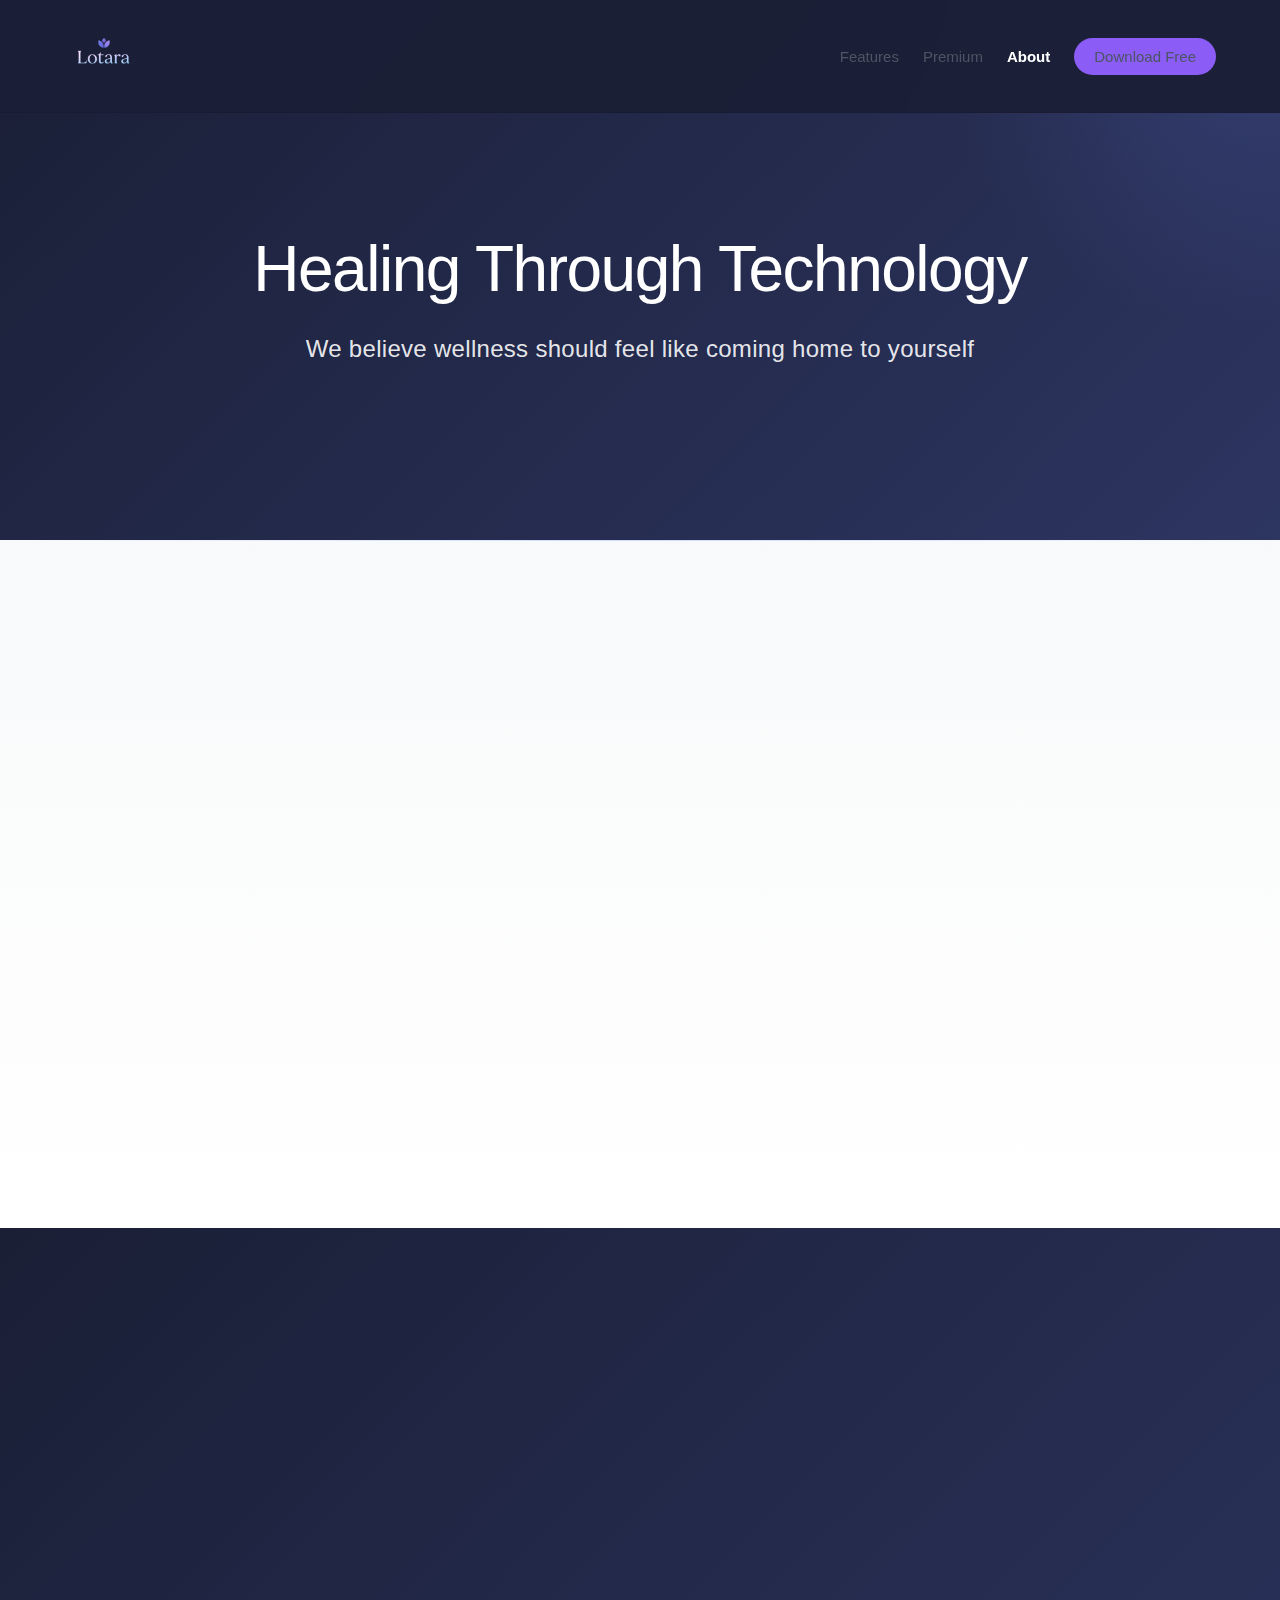
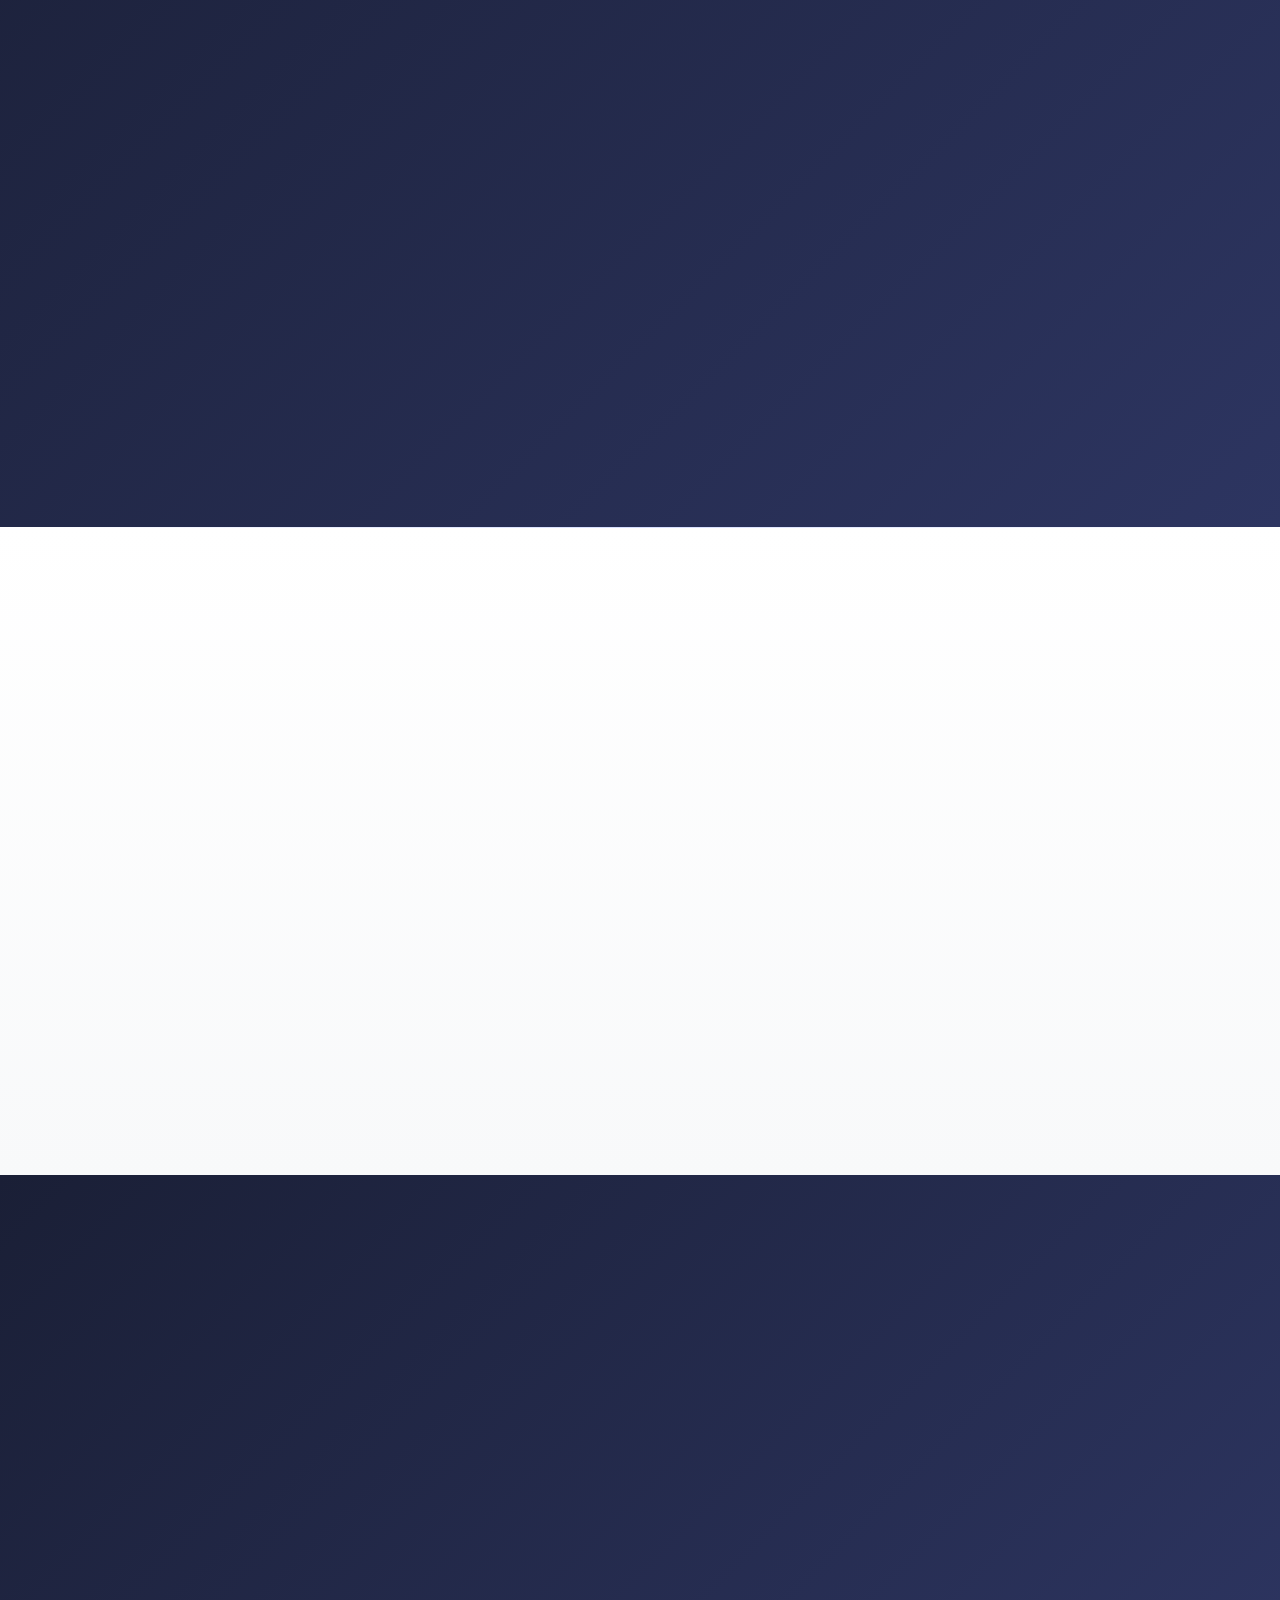
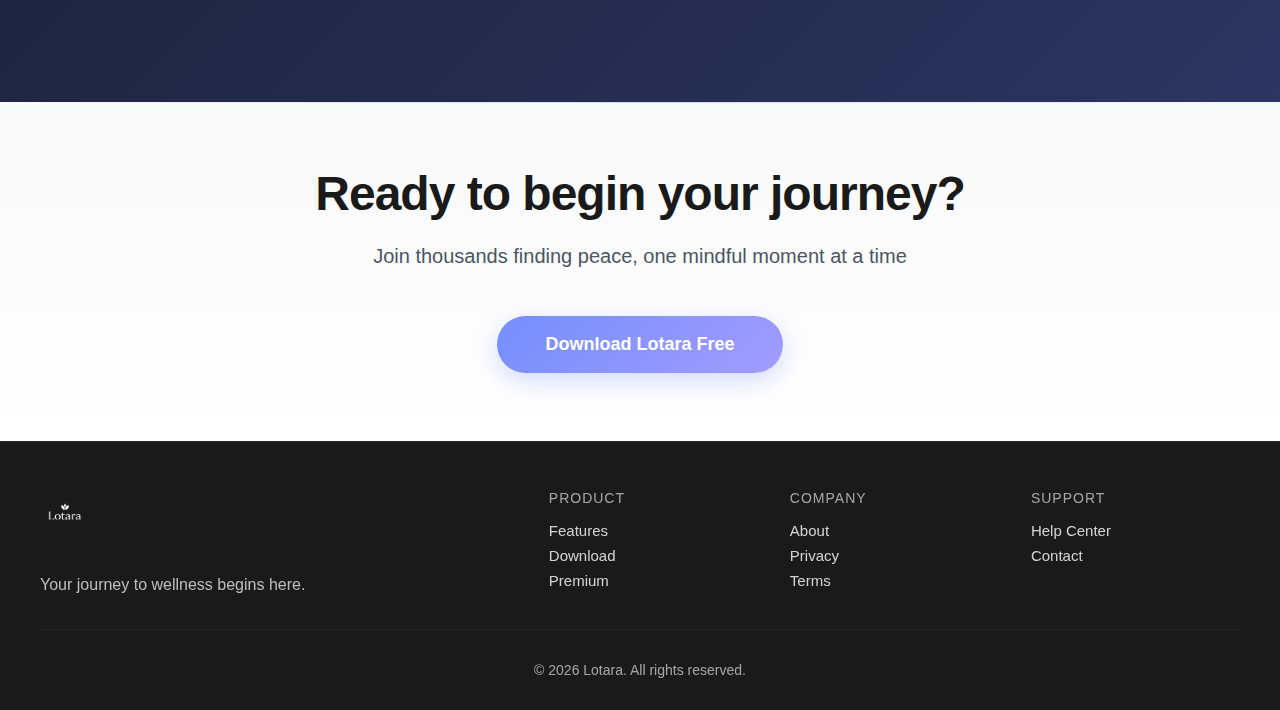
<file: about/index.html>
<!DOCTYPE html>
<html lang="en">
<head>
    <meta charset="UTF-8">
    <meta name="viewport" content="width=device-width, initial-scale=1.0">
    <meta name="description" content="About Lotara - Our mission to transform wellness through mindful technology and healing-focused design.">
    <title>About Us - Lotara</title>
    <link rel="stylesheet" href="../css/styles.css">
    <link rel="stylesheet" href="../css/enhancements.css">
    <link rel="stylesheet" href="../css/about.css">
    <link rel="stylesheet" href="../css/animations.css">
</head>
<body>
    <!-- Navigation -->
    <nav class="nav nav-about">
        <div class="nav-container">
            <a href="/" class="logo-link">
                <img src="../assets/images/lotara-logo.png" alt="Lotara" class="logo-img">
            </a>
            <div class="nav-links">
                <a href="/#features">Features</a>
                <a href="/#premium">Premium</a>
                <a href="/about" class="active">About</a>
                <a href="/#download" class="btn-primary">Download Free</a>
            </div>
        </div>
    </nav>

    <!-- Hero Section -->
    <section class="about-hero">
        <div class="container">
            <div class="about-hero-content">
                <h1 class="about-hero-title">Healing Through Technology</h1>
                <p class="about-hero-subtitle">We believe wellness should feel like coming home to yourself</p>
            </div>
        </div>
    </section>

    <!-- Mission Section -->
    <section class="about-mission">
        <div class="container">
            <div class="mission-content">
                <div class="mission-icon">
                    <svg viewBox="0 0 24 24" fill="none" xmlns="http://www.w3.org/2000/svg">
                        <path d="M12 21.35l-1.45-1.32C5.4 15.36 2 12.28 2 8.5 2 5.42 4.42 3 7.5 3c1.74 0 3.41.81 4.5 2.09C13.09 3.81 14.76 3 16.5 3 19.58 3 22 5.42 22 8.5c0 3.78-3.4 6.86-8.55 11.54L12 21.35z" stroke="currentColor" stroke-width="2" fill="none"/>
                    </svg>
                </div>
                <h2 class="section-title">Our Mission</h2>
                <p class="mission-text">
                    In a world that moves too fast, Lotara is your sanctuary. We're building a wellness platform that doesn't just track your progress—it holds space for your journey. Every feature, every interaction, every word is designed with one question in mind: "Does this help someone heal?"
                </p>
                <p class="mission-text">
                    We believe technology should feel like a warm embrace, not a cold transaction. That's why we've poured our hearts into creating an experience that celebrates your growth, honors your setbacks, and reminds you that healing isn't linear—it's human.
                </p>
            </div>
        </div>
    </section>

    <!-- Values Section -->
    <section class="about-values">
        <div class="container">
            <h2 class="section-title">What We Stand For</h2>
            <div class="values-grid">
                <div class="value-card">
                    <div class="value-icon">
                        <svg viewBox="0 0 24 24" fill="none" xmlns="http://www.w3.org/2000/svg">
                            <path d="M9 12l2 2 4-4m5.618-4.016A11.955 11.955 0 0112 2.944a11.955 11.955 0 01-8.618 3.04A12.02 12.02 0 003 9c0 5.591 3.824 10.29 9 11.622 5.176-1.332 9-6.03 9-11.622 0-1.042-.133-2.052-.382-3.016z" stroke="currentColor" stroke-width="2" stroke-linecap="round" stroke-linejoin="round"/>
                        </svg>
                    </div>
                    <h3>Privacy First</h3>
                    <p>Your wellness data is sacred. We'll never sell it, share it, or use it for anything other than helping you grow.</p>
                </div>

                <div class="value-card">
                    <div class="value-icon">
                        <svg viewBox="0 0 24 24" fill="none" xmlns="http://www.w3.org/2000/svg">
                            <path d="M12 2L2 7l10 5 10-5-10-5zM2 17l10 5 10-5M2 12l10 5 10-5" stroke="currentColor" stroke-width="2" stroke-linecap="round" stroke-linejoin="round"/>
                        </svg>
                    </div>
                    <h3>Healing-Focused Design</h3>
                    <p>Every color, every word, every interaction is designed to feel supportive, never judgmental.</p>
                </div>

                <div class="value-card">
                    <div class="value-icon">
                        <svg viewBox="0 0 24 24" fill="none" xmlns="http://www.w3.org/2000/svg">
                            <path d="M17 20h5v-2a3 3 0 00-5.356-1.857M17 20H7m10 0v-2c0-.656-.126-1.283-.356-1.857M7 20H2v-2a3 3 0 015.356-1.857M7 20v-2c0-.656.126-1.283.356-1.857m0 0a5.002 5.002 0 019.288 0M15 7a3 3 0 11-6 0 3 3 0 016 0zm6 3a2 2 0 11-4 0 2 2 0 014 0zM7 10a2 2 0 11-4 0 2 2 0 014 0z" stroke="currentColor" stroke-width="2" stroke-linecap="round" stroke-linejoin="round"/>
                        </svg>
                    </div>
                    <h3>Inclusive Wellness</h3>
                    <p>Wellness looks different for everyone. We celebrate all paths, all paces, all journeys.</p>
                </div>

                <div class="value-card">
                    <div class="value-icon">
                        <svg viewBox="0 0 24 24" fill="none" xmlns="http://www.w3.org/2000/svg">
                            <path d="M9.663 17h4.673M12 3v1m6.364 1.636l-.707.707M21 12h-1M4 12H3m3.343-5.657l-.707-.707m2.828 9.9a5 5 0 117.072 0l-.548.547A3.374 3.374 0 0014 18.469V19a2 2 0 11-4 0v-.531c0-.895-.356-1.754-.988-2.386l-.548-.547z" stroke="currentColor" stroke-width="2" stroke-linecap="round" stroke-linejoin="round"/>
                        </svg>
                    </div>
                    <h3>AI for Good</h3>
                    <p>We use AI to understand you better, not to manipulate you. Your insights stay yours, always.</p>
                </div>

                <div class="value-card">
                    <div class="value-icon">
                        <svg viewBox="0 0 24 24" fill="none" xmlns="http://www.w3.org/2000/svg">
                            <path d="M3.055 11H5a2 2 0 012 2v1a2 2 0 002 2 2 2 0 012 2v2.945M8 3.935V5.5A2.5 2.5 0 0010.5 8h.5a2 2 0 012 2 2 2 0 104 0 2 2 0 012-2h1.064M15 20.488V18a2 2 0 012-2h3.064M21 12a9 9 0 11-18 0 9 9 0 0118 0z" stroke="currentColor" stroke-width="2" stroke-linecap="round" stroke-linejoin="round"/>
                        </svg>
                    </div>
                    <h3>Sustainable Growth</h3>
                    <p>We're building for the long term—your wellness journey and our company's future.</p>
                </div>

                <div class="value-card">
                    <div class="value-icon">
                        <svg viewBox="0 0 24 24" fill="none" xmlns="http://www.w3.org/2000/svg">
                            <path d="M12 8v4l3 3m6-3a9 9 0 11-18 0 9 9 0 0118 0z" stroke="currentColor" stroke-width="2" stroke-linecap="round" stroke-linejoin="round"/>
                        </svg>
                    </div>
                    <h3>No Pressure, Just Progress</h3>
                    <p>Missed a day? That's okay. Healing isn't about perfection—it's about showing up for yourself.</p>
                </div>
            </div>
        </div>
    </section>

    <!-- Story Section -->
    <section class="about-story">
        <div class="container">
            <div class="story-content">
                <h2 class="section-title">Why We Built Lotara</h2>
                <div class="story-text">
                    <p>
                        We've seen too many wellness apps that feel like homework. Apps that make you anxious about your anxiety. Apps that turn self-care into another to-do list.
                    </p>
                    <p>
                        So we asked: What if wellness technology felt different? What if it felt like a friend who truly gets it? What if every notification was a gentle reminder, not a guilt trip? What if your data told a story of growth, not just numbers?
                    </p>
                    <p>
                        That's Lotara. A space where you can be honest about your struggles, celebrate your wins (no matter how small), and know that you're not alone on this journey.
                    </p>
                </div>
            </div>
        </div>
    </section>

    <!-- Team Section -->
    <section class="about-team">
        <div class="container">
            <h2 class="section-title">Built with Intention</h2>
            <p class="team-subtitle">
                We're a small team of designers, developers, and wellness advocates who believe technology can be a force for healing. Every line of code, every pixel, every word is crafted with care and compassion.
            </p>
            <div class="team-values">
                <div class="team-value">
                    <span class="team-value-number">100%</span>
                    <span class="team-value-label">User-Focused</span>
                </div>
                <div class="team-value">
                    <span class="team-value-number">0</span>
                    <span class="team-value-label">Data Sold</span>
                </div>
                <div class="team-value">
                    <span class="team-value-number">∞</span>
                    <span class="team-value-label">Compassion</span>
                </div>
            </div>
        </div>
    </section>

    <!-- CTA Section -->
    <section class="about-cta">
        <div class="container">
            <h2 class="cta-title">Ready to begin your journey?</h2>
            <p class="cta-subtitle">Join thousands finding peace, one mindful moment at a time</p>
            <a href="index.html#download" class="cta-btn">Download Lotara Free</a>
        </div>
    </section>

    <!-- Footer -->
    <footer class="footer">
        <div class="container">
            <div class="footer-content">
                <div class="footer-brand">
                    <img src="../assets/images/lotara-logo.png" alt="Lotara" class="footer-logo">
                    <p>Your journey to wellness begins here.</p>
                </div>
                <div class="footer-links">
                    <div class="footer-column">
                        <h4>Product</h4>
                        <a href="index.html#features">Features</a>
                        <a href="index.html#download">Download</a>
                        <a href="index.html#premium">Premium</a>
                    </div>
                    <div class="footer-column">
                        <h4>Company</h4>
                        <a href="/about">About</a>
                        <a href="/privacy">Privacy</a>
                        <a href="/terms">Terms</a>
                    </div>
                    <div class="footer-column">
                        <h4>Support</h4>
                        <a href="/help">Help Center</a>
                        <a href="/contact">Contact</a>
                    </div>
                </div>
            </div>
            <div class="footer-bottom">
                <p>&copy; 2026 Lotara. All rights reserved.</p>
            </div>
        </div>
    </footer>

    <script src="../js/main.js"></script>
</body>
</html>
</file>
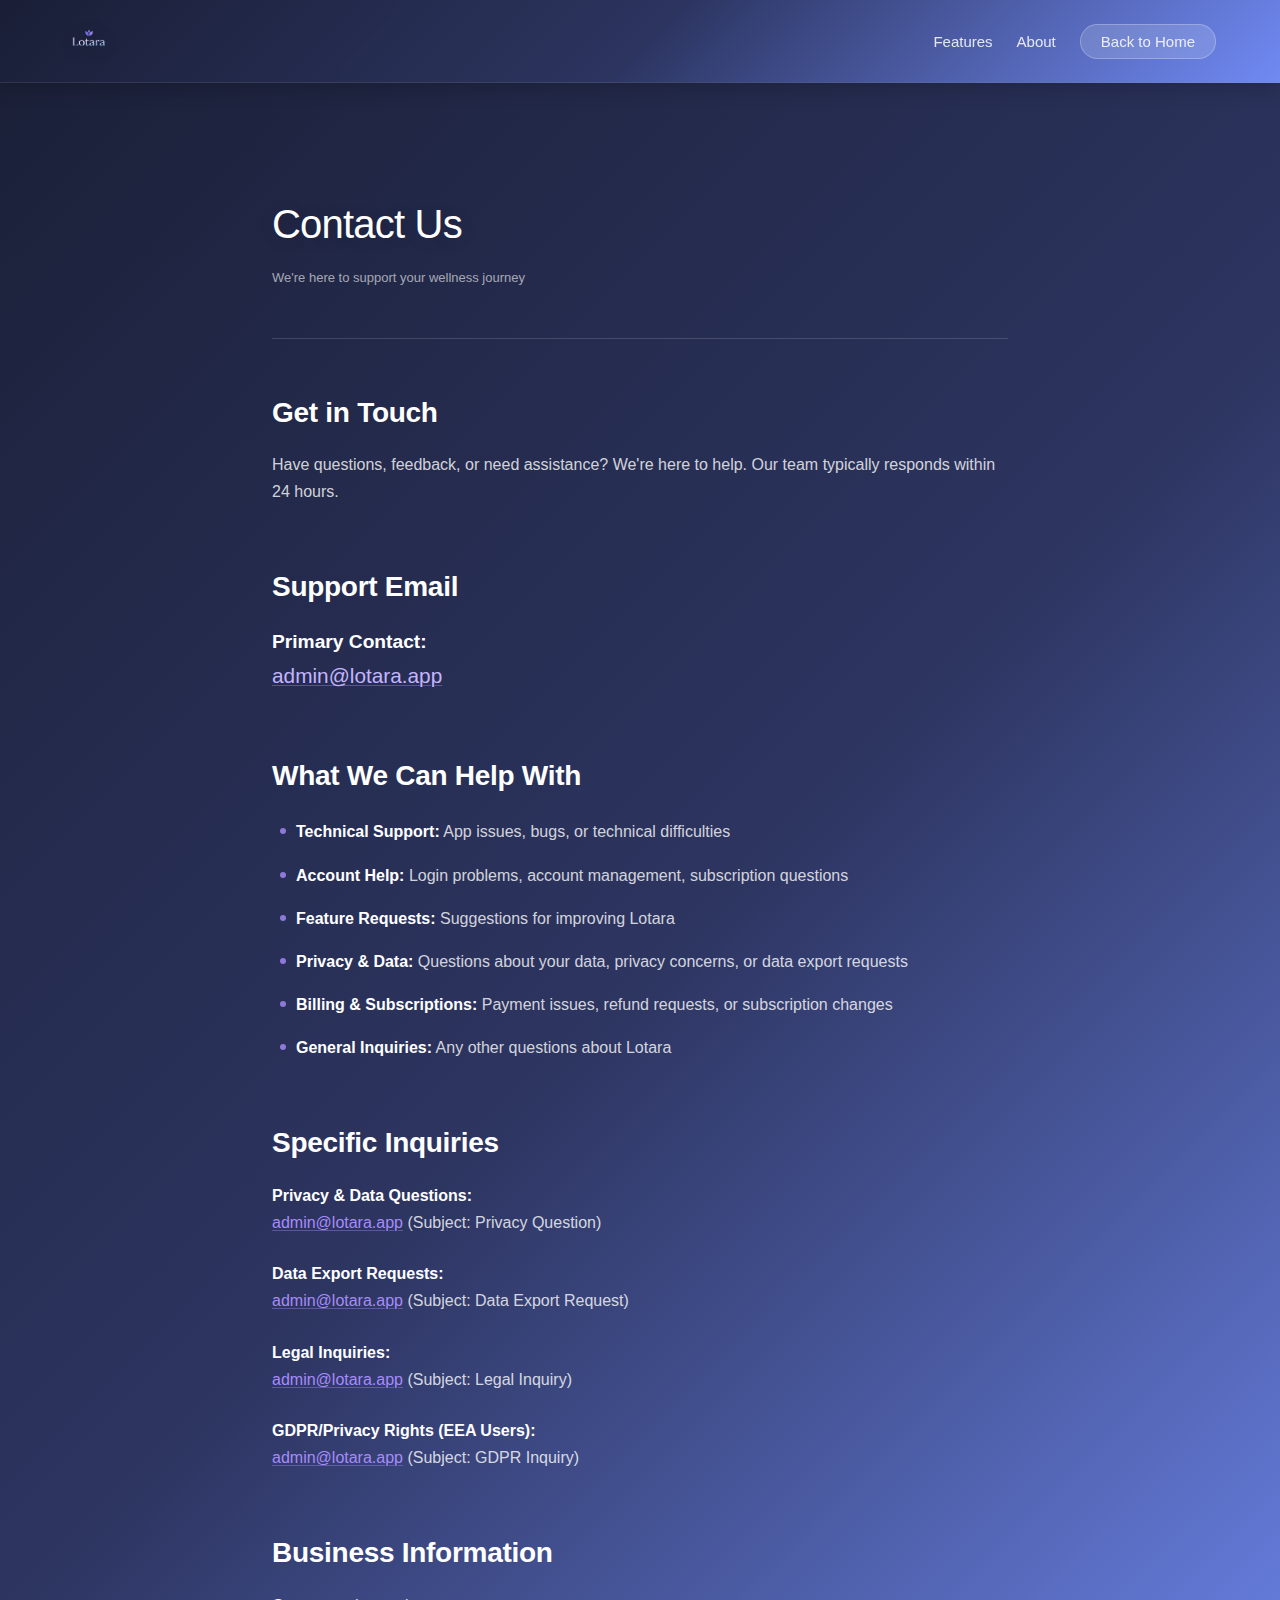
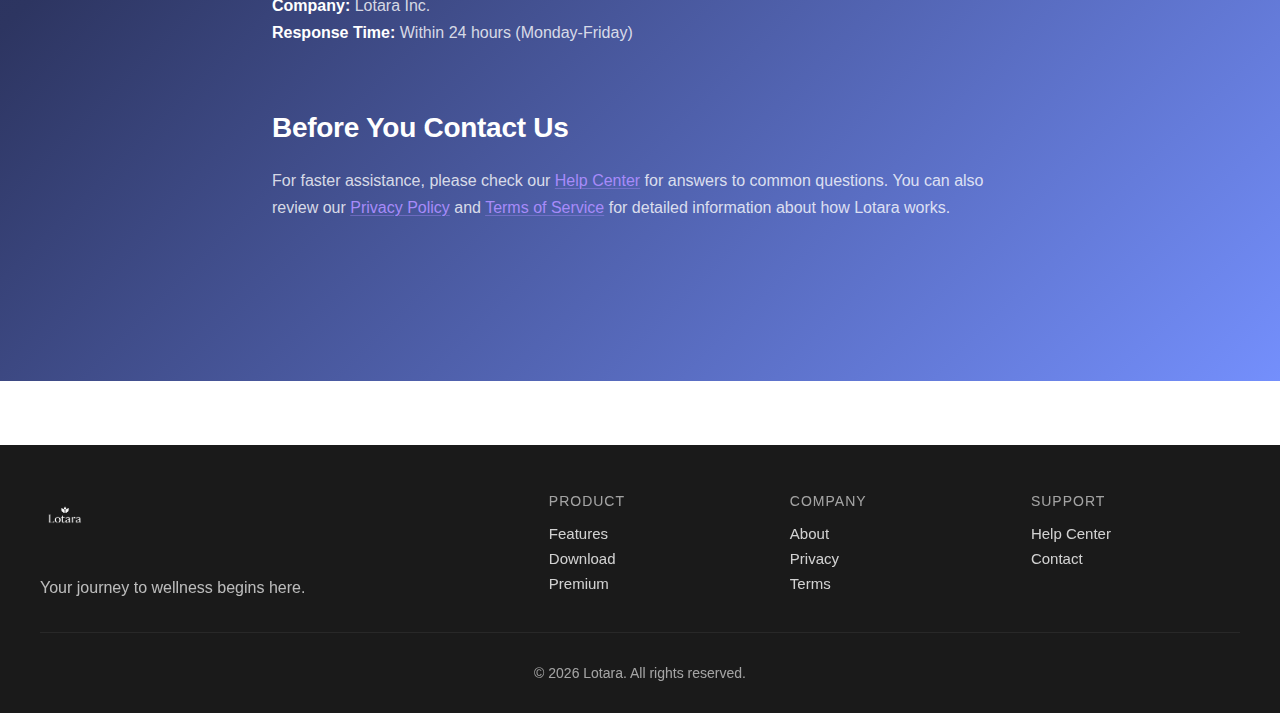
<file: contact/index.html>
<!DOCTYPE html>
<html lang="en">
<head>
    <meta charset="UTF-8">
    <meta name="viewport" content="width=device-width, initial-scale=1.0">
    <meta name="description" content="Contact Lotara - Get in touch with our support team for assistance with your wellness journey.">
    <title>Contact Us - Lotara</title>
    <link rel="stylesheet" href="../css/styles.css">
    <link rel="stylesheet" href="../css/legal.css">
</head>
<body>
    <!-- Navigation -->
    <nav class="nav nav-legal">
        <div class="nav-container">
            <a href="/" class="logo-link">
                <img src="../assets/images/lotara-logo.png" alt="Lotara" class="logo-img-legal">
            </a>
            <div class="nav-links">
                <a href="/#features">Features</a>
                <a href="/#about">About</a>
                <a href="/" class="btn-back-home">Back to Home</a>
            </div>
        </div>
    </nav>

    <!-- Contact Content -->
    <div class="legal-page">
        <div class="legal-container">
            <div class="legal-header">
                <h1>Contact Us</h1>
                <p class="legal-version">We're here to support your wellness journey</p>
            </div>

            <div class="legal-content">
                <section class="legal-section">
                    <h2>Get in Touch</h2>
                    <p>Have questions, feedback, or need assistance? We're here to help. Our team typically responds within 24 hours.</p>
                </section>

                <section class="legal-section">
                    <h2>Support Email</h2>
                    <p style="font-size: 1.2rem;">
                        <strong>Primary Contact:</strong><br>
                        <a href="mailto:admin@lotara.app?subject=Lotara%20Support%20Request" style="color: #c4b5fd; font-size: 1.3rem;">admin@lotara.app</a>
                    </p>
                </section>

                <section class="legal-section">
                    <h2>What We Can Help With</h2>
                    <ul>
                        <li><strong>Technical Support:</strong> App issues, bugs, or technical difficulties</li>
                        <li><strong>Account Help:</strong> Login problems, account management, subscription questions</li>
                        <li><strong>Feature Requests:</strong> Suggestions for improving Lotara</li>
                        <li><strong>Privacy & Data:</strong> Questions about your data, privacy concerns, or data export requests</li>
                        <li><strong>Billing & Subscriptions:</strong> Payment issues, refund requests, or subscription changes</li>
                        <li><strong>General Inquiries:</strong> Any other questions about Lotara</li>
                    </ul>
                </section>

                <section class="legal-section">
                    <h2>Specific Inquiries</h2>
                    <p><strong>Privacy & Data Questions:</strong><br>
                    <a href="mailto:admin@lotara.app?subject=Lotara%20Privacy%20Question">admin@lotara.app</a> (Subject: Privacy Question)</p>
                    
                    <p><strong>Data Export Requests:</strong><br>
                    <a href="mailto:admin@lotara.app?subject=Lotara%20Data%20Export%20Request">admin@lotara.app</a> (Subject: Data Export Request)</p>
                    
                    <p><strong>Legal Inquiries:</strong><br>
                    <a href="mailto:admin@lotara.app?subject=Lotara%20Legal%20Inquiry">admin@lotara.app</a> (Subject: Legal Inquiry)</p>

                    <p><strong>GDPR/Privacy Rights (EEA Users):</strong><br>
                    <a href="mailto:admin@lotara.app?subject=Lotara%20GDPR%20Inquiry">admin@lotara.app</a> (Subject: GDPR Inquiry)</p>
                </section>

                <section class="legal-section">
                    <h2>Business Information</h2>
                    <p><strong>Company:</strong> Lotara Inc.<br>
                    <strong>Response Time:</strong> Within 24 hours (Monday-Friday)</p>
                </section>

                <section class="legal-section">
                    <h2>Before You Contact Us</h2>
                    <p>For faster assistance, please check our <a href="/help">Help Center</a> for answers to common questions. You can also review our <a href="/privacy">Privacy Policy</a> and <a href="/terms">Terms of Service</a> for detailed information about how Lotara works.</p>
                </section>
            </div>
        </div>
    </div>

    <!-- Footer -->
    <footer class="footer" style="margin-top: 4rem;">
        <div class="container">
            <div class="footer-content">
                <div class="footer-brand">
                    <img src="../assets/images/lotara-logo.png" alt="Lotara" class="footer-logo">
                    <p>Your journey to wellness begins here.</p>
                </div>
                <div class="footer-links">
                    <div class="footer-column">
                        <h4>Product</h4>
                        <a href="/#features">Features</a>
                        <a href="/#download">Download</a>
                        <a href="/#premium">Premium</a>
                    </div>
                    <div class="footer-column">
                        <h4>Company</h4>
                        <a href="/about">About</a>
                        <a href="/privacy">Privacy</a>
                        <a href="/terms">Terms</a>
                    </div>
                    <div class="footer-column">
                        <h4>Support</h4>
                        <a href="/help">Help Center</a>
                        <a href="/contact">Contact</a>
                    </div>
                </div>
            </div>
            <div class="footer-bottom">
                <p>&copy; 2026 Lotara. All rights reserved.</p>
            </div>
        </div>
    </footer>

    <script src="../js/main.js"></script>
</body>
</html>
</file>
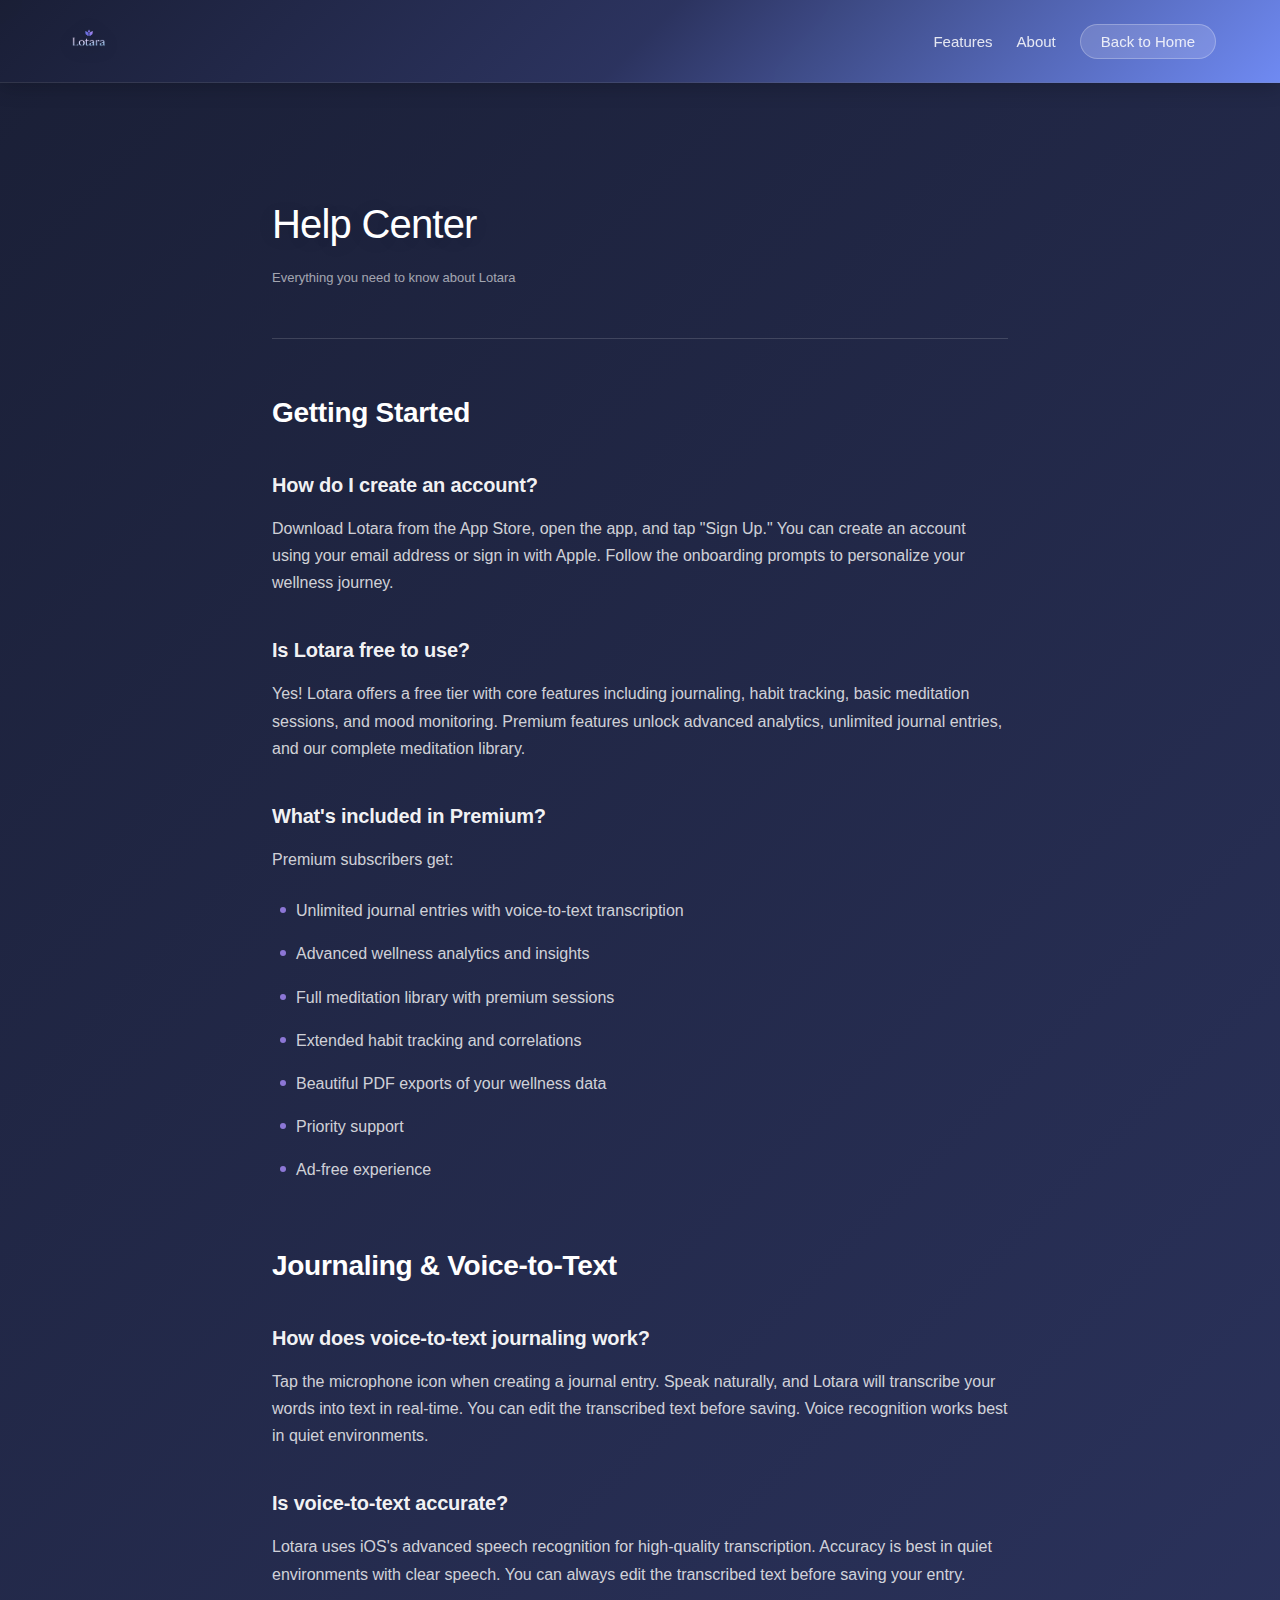
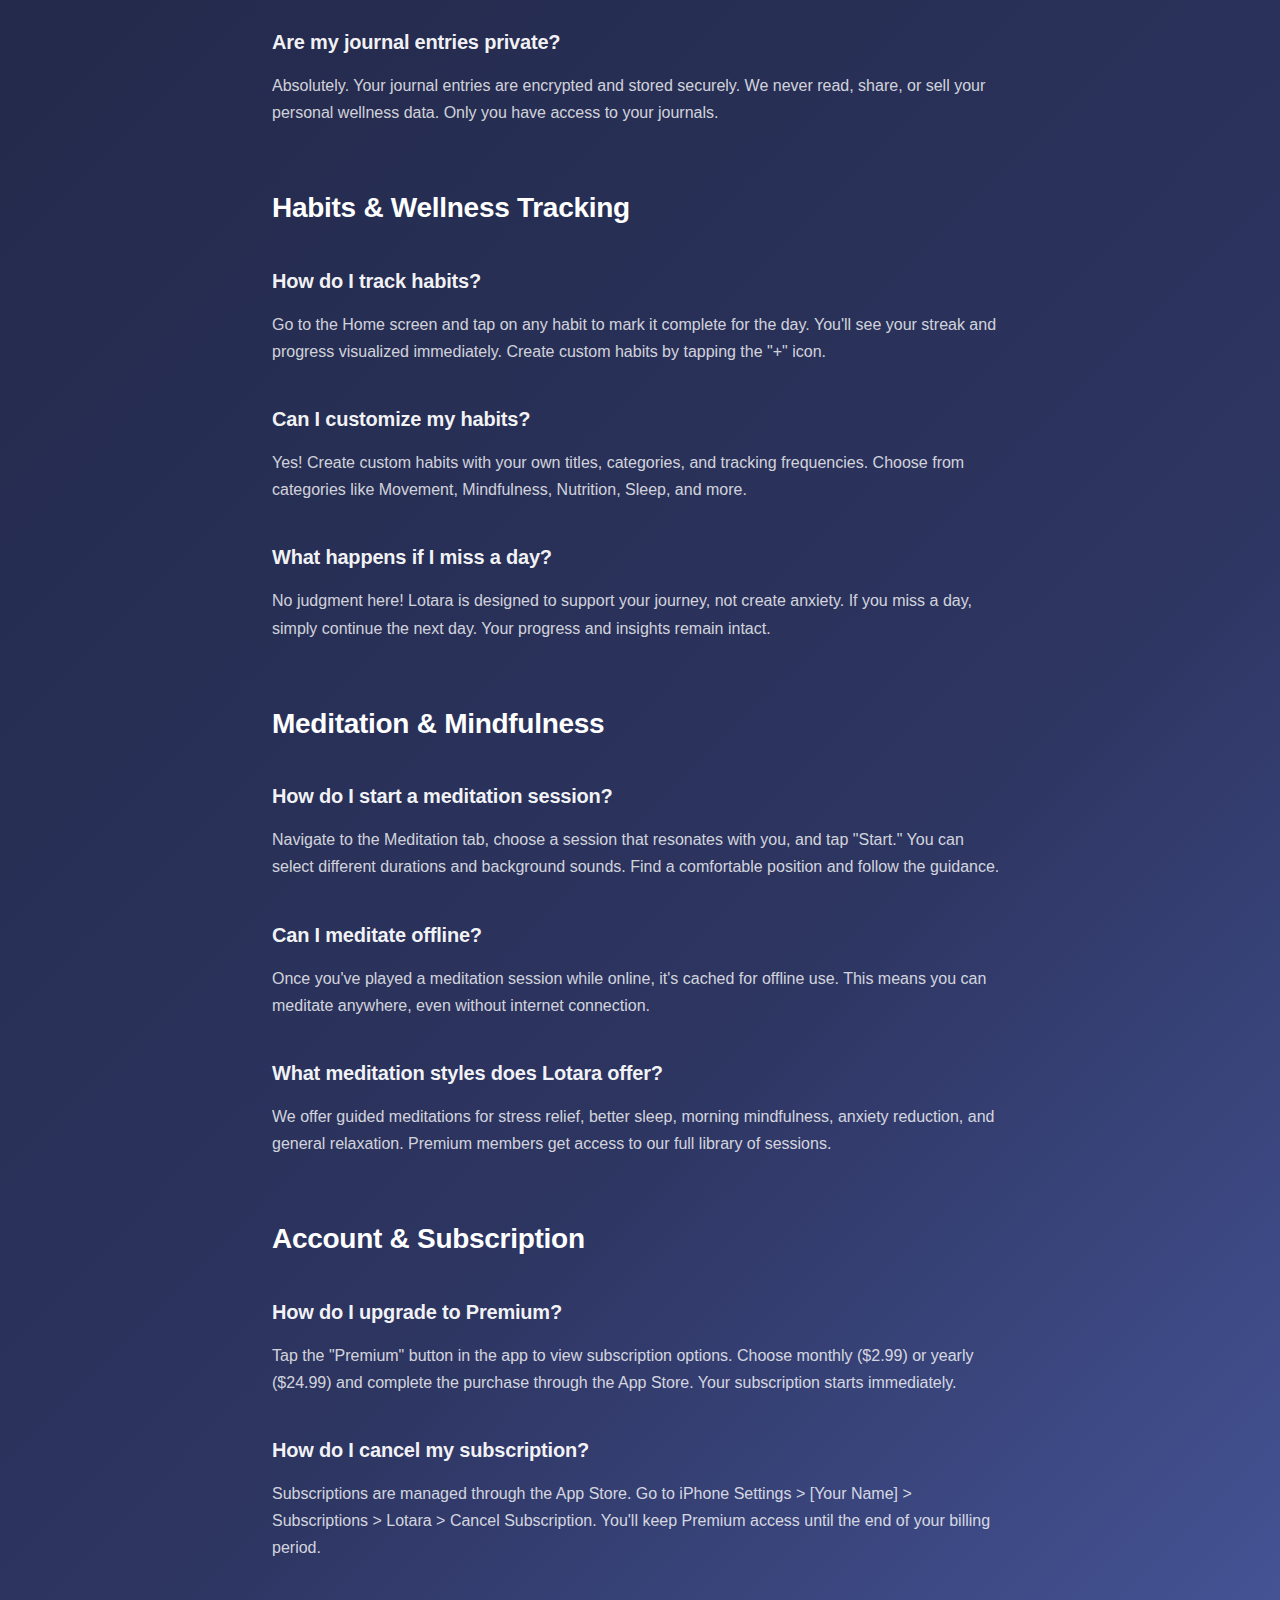
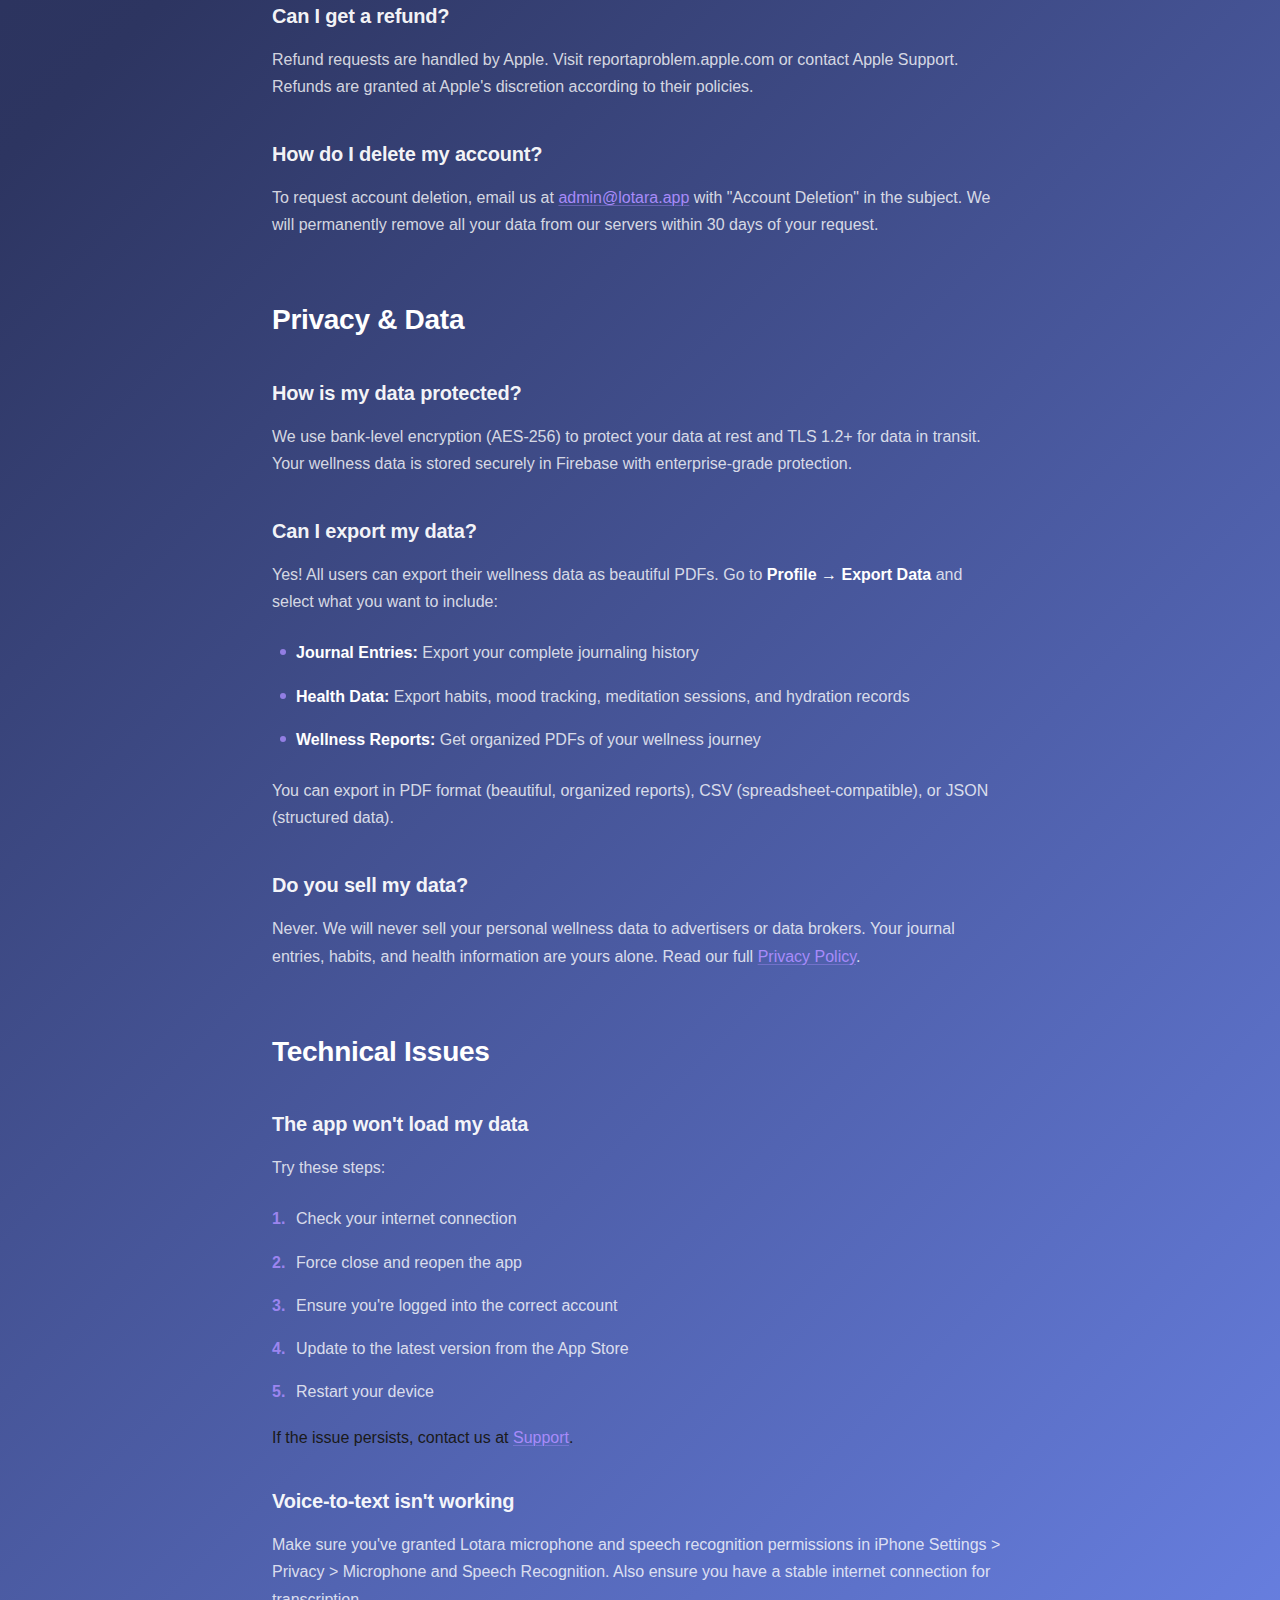
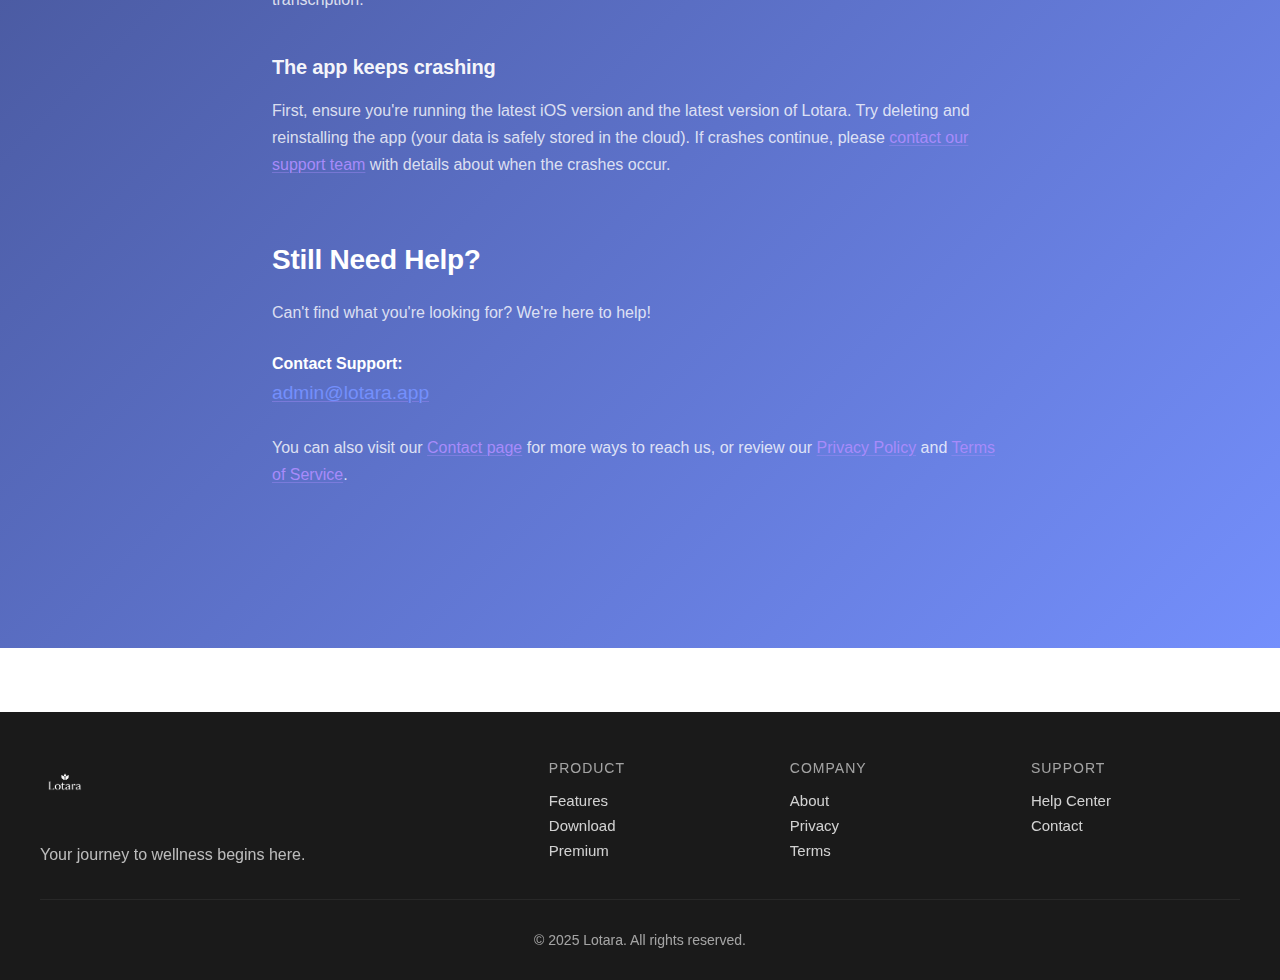
<file: help/index.html>
<!DOCTYPE html>
<html lang="en">
<head>
    <meta charset="UTF-8">
    <meta name="viewport" content="width=device-width, initial-scale=1.0">
    <meta name="description" content="Lotara Help Center - Find answers to common questions about the Lotara wellness app.">
    <title>Help Center - Lotara</title>
    <link rel="stylesheet" href="../css/styles.css">
    <link rel="stylesheet" href="../css/legal.css">
</head>
<body>
    <!-- Navigation -->
    <nav class="nav nav-legal">
        <div class="nav-container">
            <a href="/" class="logo-link">
                <img src="../assets/images/lotara-logo.png" alt="Lotara" class="logo-img-legal">
            </a>
            <div class="nav-links">
                <a href="/#features">Features</a>
                <a href="/#about">About</a>
                <a href="/" class="btn-back-home">Back to Home</a>
            </div>
        </div>
    </nav>

    <!-- Help Content -->
    <div class="legal-page">
        <div class="legal-container">
            <div class="legal-header">
                <h1>Help Center</h1>
                <p class="legal-version">Everything you need to know about Lotara</p>
            </div>

            <div class="legal-content">
                <section class="legal-section">
                    <h2>Getting Started</h2>
                    
                    <h3>How do I create an account?</h3>
                    <p>Download Lotara from the App Store, open the app, and tap "Sign Up." You can create an account using your email address or sign in with Apple. Follow the onboarding prompts to personalize your wellness journey.</p>
                    
                    <h3>Is Lotara free to use?</h3>
                    <p>Yes! Lotara offers a free tier with core features including journaling, habit tracking, basic meditation sessions, and mood monitoring. Premium features unlock advanced analytics, unlimited journal entries, and our complete meditation library.</p>
                    
                    <h3>What's included in Premium?</h3>
                    <p>Premium subscribers get:
                    <ul>
                        <li>Unlimited journal entries with voice-to-text transcription</li>
                        <li>Advanced wellness analytics and insights</li>
                        <li>Full meditation library with premium sessions</li>
                        <li>Extended habit tracking and correlations</li>
                        <li>Beautiful PDF exports of your wellness data</li>
                        <li>Priority support</li>
                        <li>Ad-free experience</li>
                    </ul>
                    </p>
                </section>

                <section class="legal-section">
                    <h2>Journaling & Voice-to-Text</h2>
                    
                    <h3>How does voice-to-text journaling work?</h3>
                    <p>Tap the microphone icon when creating a journal entry. Speak naturally, and Lotara will transcribe your words into text in real-time. You can edit the transcribed text before saving. Voice recognition works best in quiet environments.</p>
                    
                    <h3>Is voice-to-text accurate?</h3>
                    <p>Lotara uses iOS's advanced speech recognition for high-quality transcription. Accuracy is best in quiet environments with clear speech. You can always edit the transcribed text before saving your entry.</p>
                    
                    <h3>Are my journal entries private?</h3>
                    <p>Absolutely. Your journal entries are encrypted and stored securely. We never read, share, or sell your personal wellness data. Only you have access to your journals.</p>
                </section>

                <section class="legal-section">
                    <h2>Habits & Wellness Tracking</h2>
                    
                    <h3>How do I track habits?</h3>
                    <p>Go to the Home screen and tap on any habit to mark it complete for the day. You'll see your streak and progress visualized immediately. Create custom habits by tapping the "+" icon.</p>
                    
                    <h3>Can I customize my habits?</h3>
                    <p>Yes! Create custom habits with your own titles, categories, and tracking frequencies. Choose from categories like Movement, Mindfulness, Nutrition, Sleep, and more.</p>
                    
                    <h3>What happens if I miss a day?</h3>
                    <p>No judgment here! Lotara is designed to support your journey, not create anxiety. If you miss a day, simply continue the next day. Your progress and insights remain intact.</p>
                </section>

                <section class="legal-section">
                    <h2>Meditation & Mindfulness</h2>
                    
                    <h3>How do I start a meditation session?</h3>
                    <p>Navigate to the Meditation tab, choose a session that resonates with you, and tap "Start." You can select different durations and background sounds. Find a comfortable position and follow the guidance.</p>
                    
                    <h3>Can I meditate offline?</h3>
                    <p>Once you've played a meditation session while online, it's cached for offline use. This means you can meditate anywhere, even without internet connection.</p>
                    
                    <h3>What meditation styles does Lotara offer?</h3>
                    <p>We offer guided meditations for stress relief, better sleep, morning mindfulness, anxiety reduction, and general relaxation. Premium members get access to our full library of sessions.</p>
                </section>

                <section class="legal-section">
                    <h2>Account & Subscription</h2>
                    
                    <h3>How do I upgrade to Premium?</h3>
                    <p>Tap the "Premium" button in the app to view subscription options. Choose monthly ($2.99) or yearly ($24.99) and complete the purchase through the App Store. Your subscription starts immediately.</p>
                    
                    <h3>How do I cancel my subscription?</h3>
                    <p>Subscriptions are managed through the App Store. Go to iPhone Settings > [Your Name] > Subscriptions > Lotara > Cancel Subscription. You'll keep Premium access until the end of your billing period.</p>
                    
                    <h3>Can I get a refund?</h3>
                    <p>Refund requests are handled by Apple. Visit reportaproblem.apple.com or contact Apple Support. Refunds are granted at Apple's discretion according to their policies.</p>
                    
                    <h3>How do I delete my account?</h3>
                    <p>To request account deletion, email us at <a href="mailto:admin@lotara.app?subject=Lotara%20Account%20Deletion">admin@lotara.app</a> with "Account Deletion" in the subject. We will permanently remove all your data from our servers within 30 days of your request.</p>
                </section>

                <section class="legal-section">
                    <h2>Privacy & Data</h2>
                    
                    <h3>How is my data protected?</h3>
                    <p>We use bank-level encryption (AES-256) to protect your data at rest and TLS 1.2+ for data in transit. Your wellness data is stored securely in Firebase with enterprise-grade protection.</p>
                    
                    <h3>Can I export my data?</h3>
                    <p>Yes! All users can export their wellness data as beautiful PDFs. Go to <strong>Profile → Export Data</strong> and select what you want to include:</p>
                    <ul>
                        <li><strong>Journal Entries:</strong> Export your complete journaling history</li>
                        <li><strong>Health Data:</strong> Export habits, mood tracking, meditation sessions, and hydration records</li>
                        <li><strong>Wellness Reports:</strong> Get organized PDFs of your wellness journey</li>
                    </ul>
                    <p>You can export in PDF format (beautiful, organized reports), CSV (spreadsheet-compatible), or JSON (structured data).</p>
                    
                    <h3>Do you sell my data?</h3>
                    <p>Never. We will never sell your personal wellness data to advertisers or data brokers. Your journal entries, habits, and health information are yours alone. Read our full <a href="/privacy">Privacy Policy</a>.</p>
                </section>

                <section class="legal-section">
                    <h2>Technical Issues</h2>
                    
                    <h3>The app won't load my data</h3>
                    <p>Try these steps:
                    <ol>
                        <li>Check your internet connection</li>
                        <li>Force close and reopen the app</li>
                        <li>Ensure you're logged into the correct account</li>
                        <li>Update to the latest version from the App Store</li>
                        <li>Restart your device</li>
                    </ol>
                    If the issue persists, contact us at <a href="/contact">Support</a>.</p>
                    
                    <h3>Voice-to-text isn't working</h3>
                    <p>Make sure you've granted Lotara microphone and speech recognition permissions in iPhone Settings > Privacy > Microphone and Speech Recognition. Also ensure you have a stable internet connection for transcription.</p>
                    
                    <h3>The app keeps crashing</h3>
                    <p>First, ensure you're running the latest iOS version and the latest version of Lotara. Try deleting and reinstalling the app (your data is safely stored in the cloud). If crashes continue, please <a href="/contact">contact our support team</a> with details about when the crashes occur.</p>
                </section>

                <section class="legal-section">
                    <h2>Still Need Help?</h2>
                    <p>Can't find what you're looking for? We're here to help!</p>
                    <p><strong>Contact Support:</strong><br>
                    <a href="mailto:admin@lotara.app?subject=Lotara%20Support%20Request" style="color: #748ffc; font-size: 1.2rem;">admin@lotara.app</a></p>
                    
                    <p>You can also visit our <a href="/contact">Contact page</a> for more ways to reach us, or review our <a href="/privacy">Privacy Policy</a> and <a href="/terms">Terms of Service</a>.</p>
                </section>
            </div>
        </div>
    </div>

    <!-- Footer -->
    <footer class="footer" style="margin-top: 4rem;">
        <div class="container">
            <div class="footer-content">
                <div class="footer-brand">
                    <img src="../assets/images/lotara-logo.png" alt="Lotara" class="footer-logo">
                    <p>Your journey to wellness begins here.</p>
                </div>
                <div class="footer-links">
                    <div class="footer-column">
                        <h4>Product</h4>
                        <a href="/#features">Features</a>
                        <a href="/#download">Download</a>
                        <a href="/#premium">Premium</a>
                    </div>
                    <div class="footer-column">
                        <h4>Company</h4>
                        <a href="/about">About</a>
                        <a href="/privacy">Privacy</a>
                        <a href="/terms">Terms</a>
                    </div>
                    <div class="footer-column">
                        <h4>Support</h4>
                        <a href="/help">Help Center</a>
                        <a href="/contact">Contact</a>
                    </div>
                </div>
            </div>
            <div class="footer-bottom">
                <p>&copy; 2025 Lotara. All rights reserved.</p>
            </div>
        </div>
    </footer>

    <script src="../js/main.js"></script>
</body>
</html>
</file>
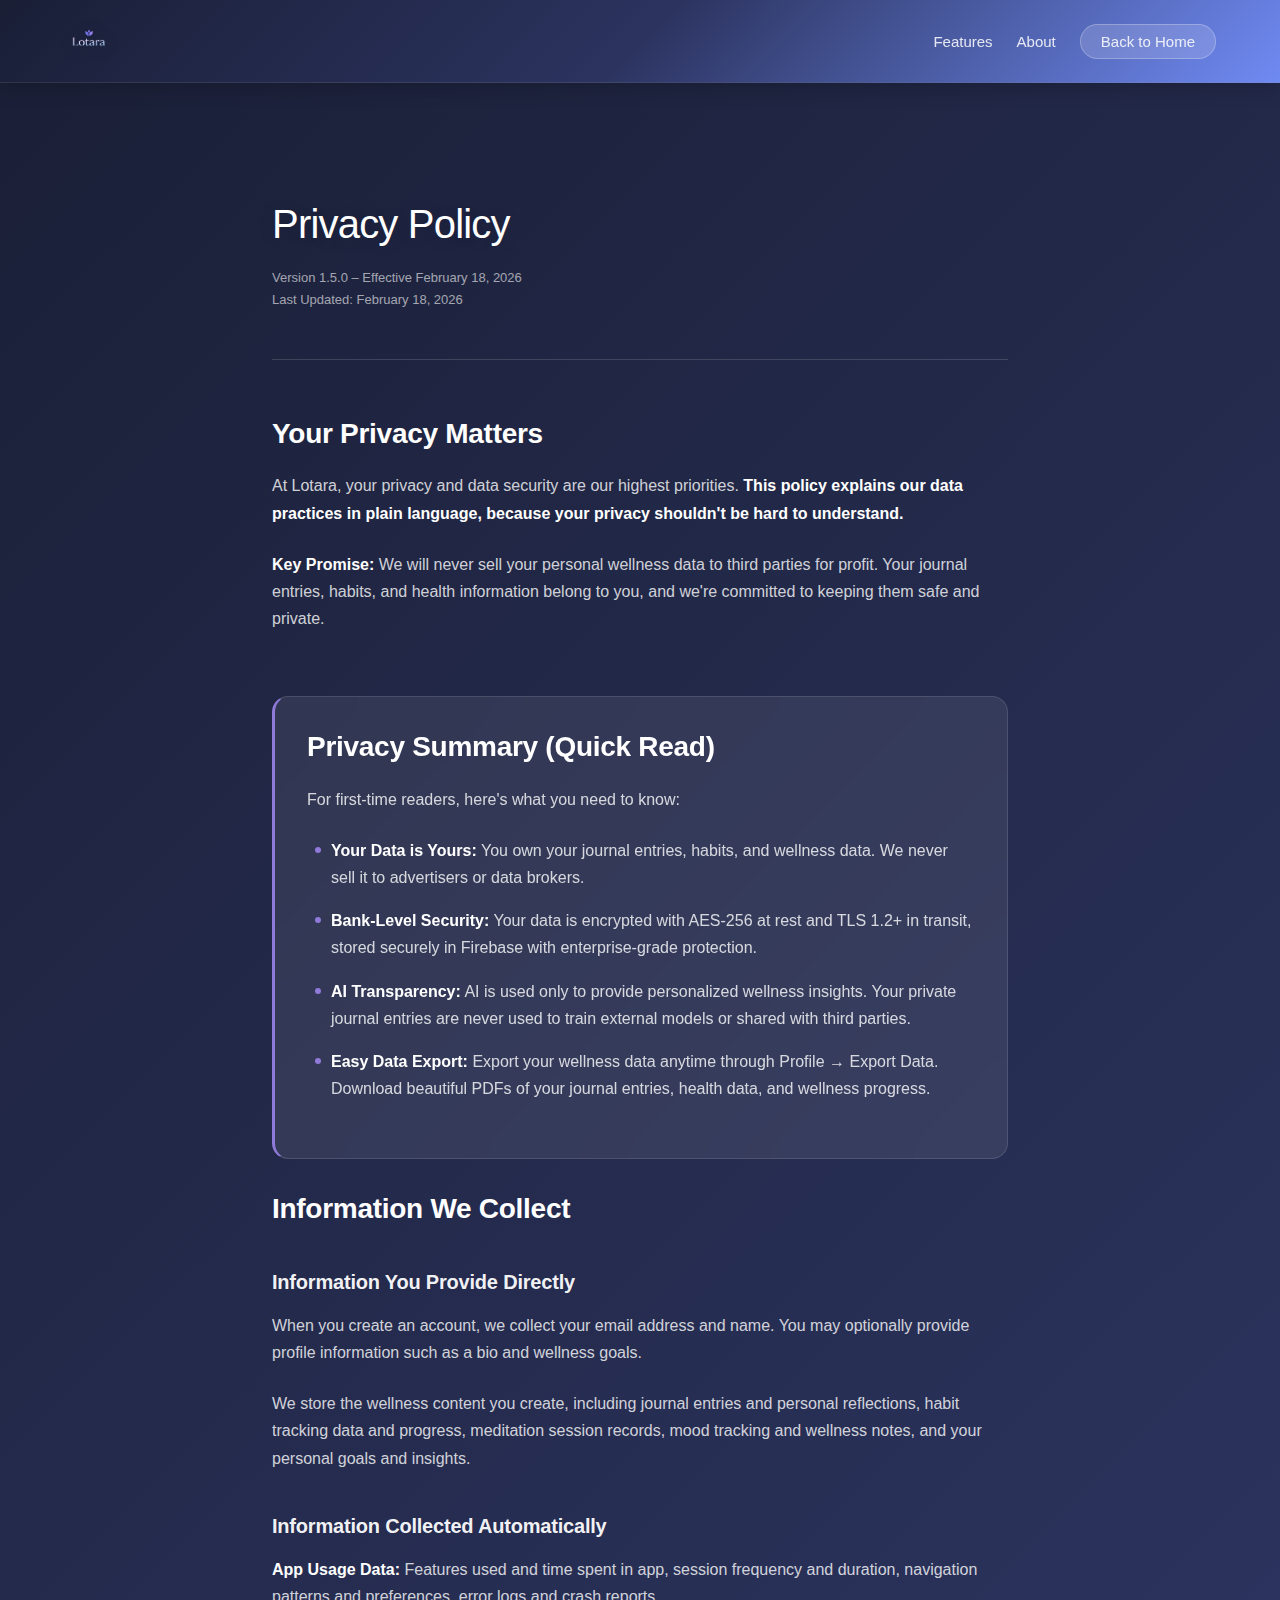
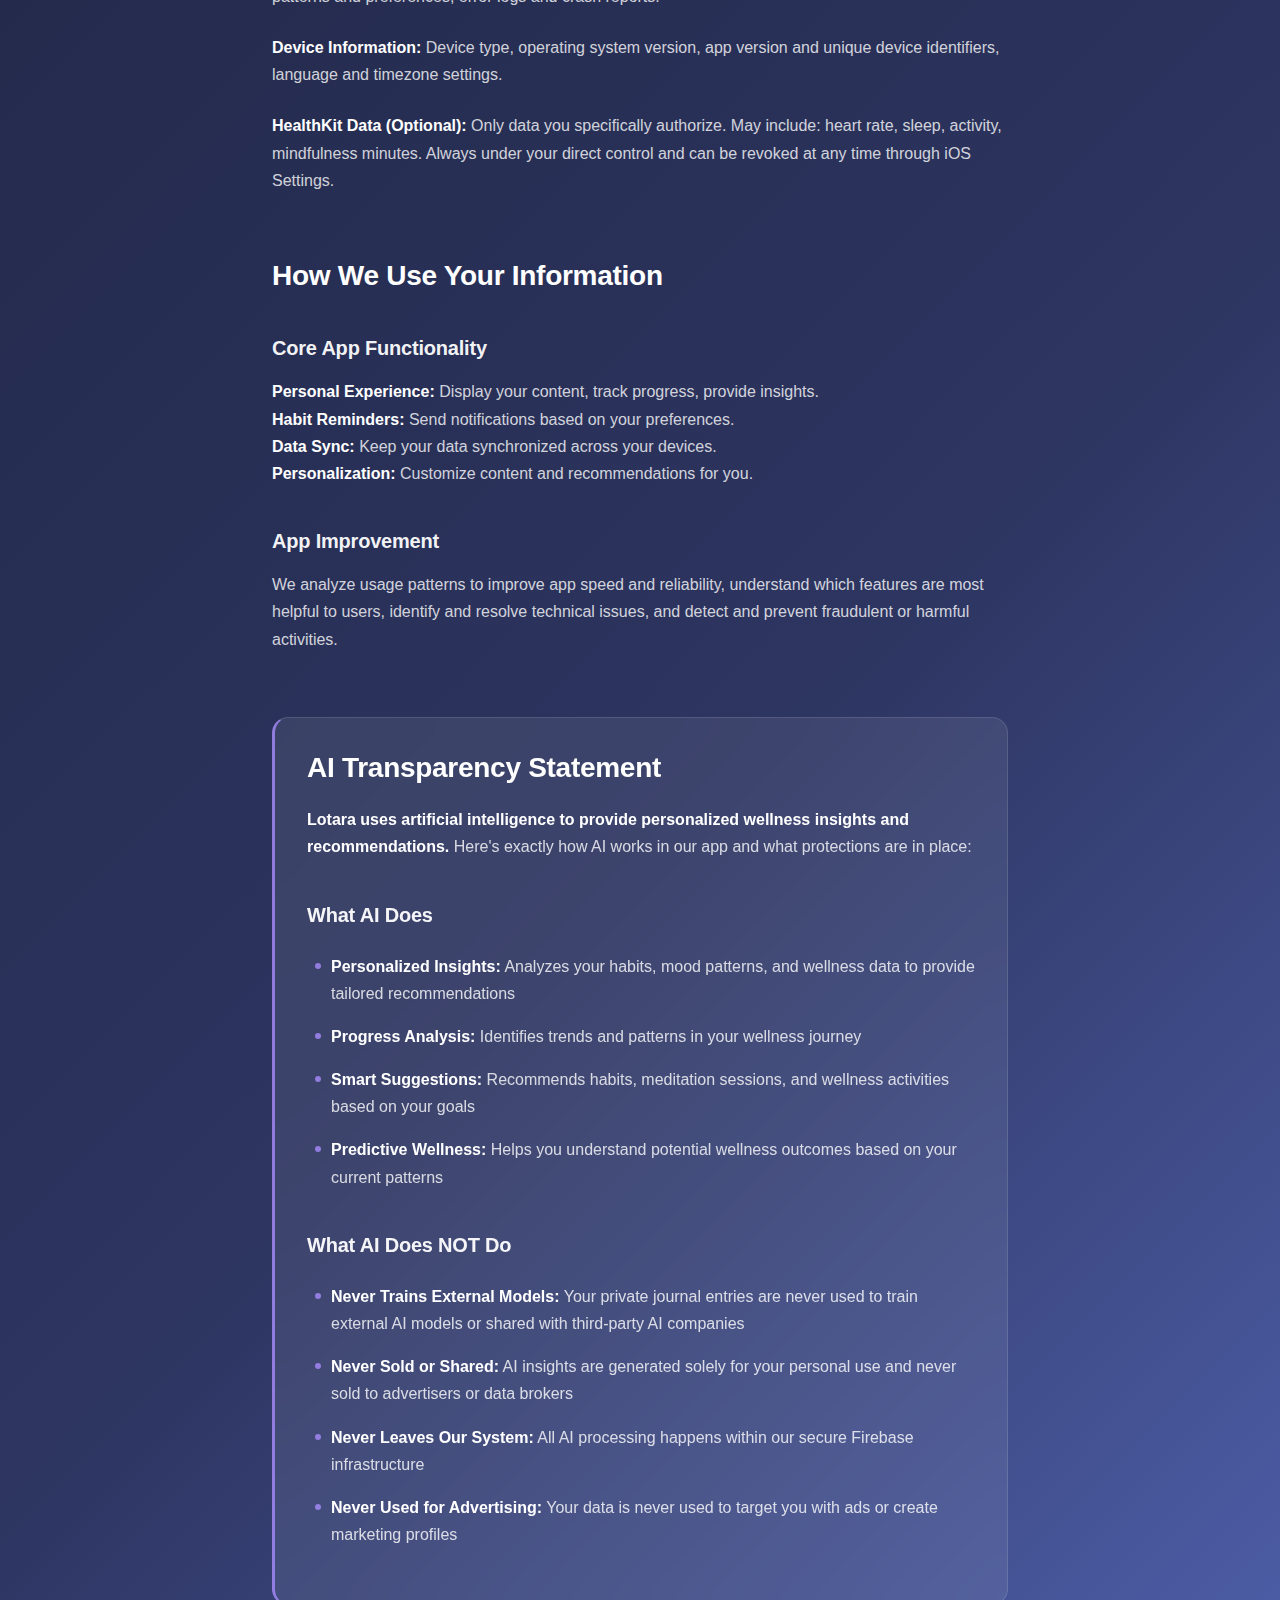
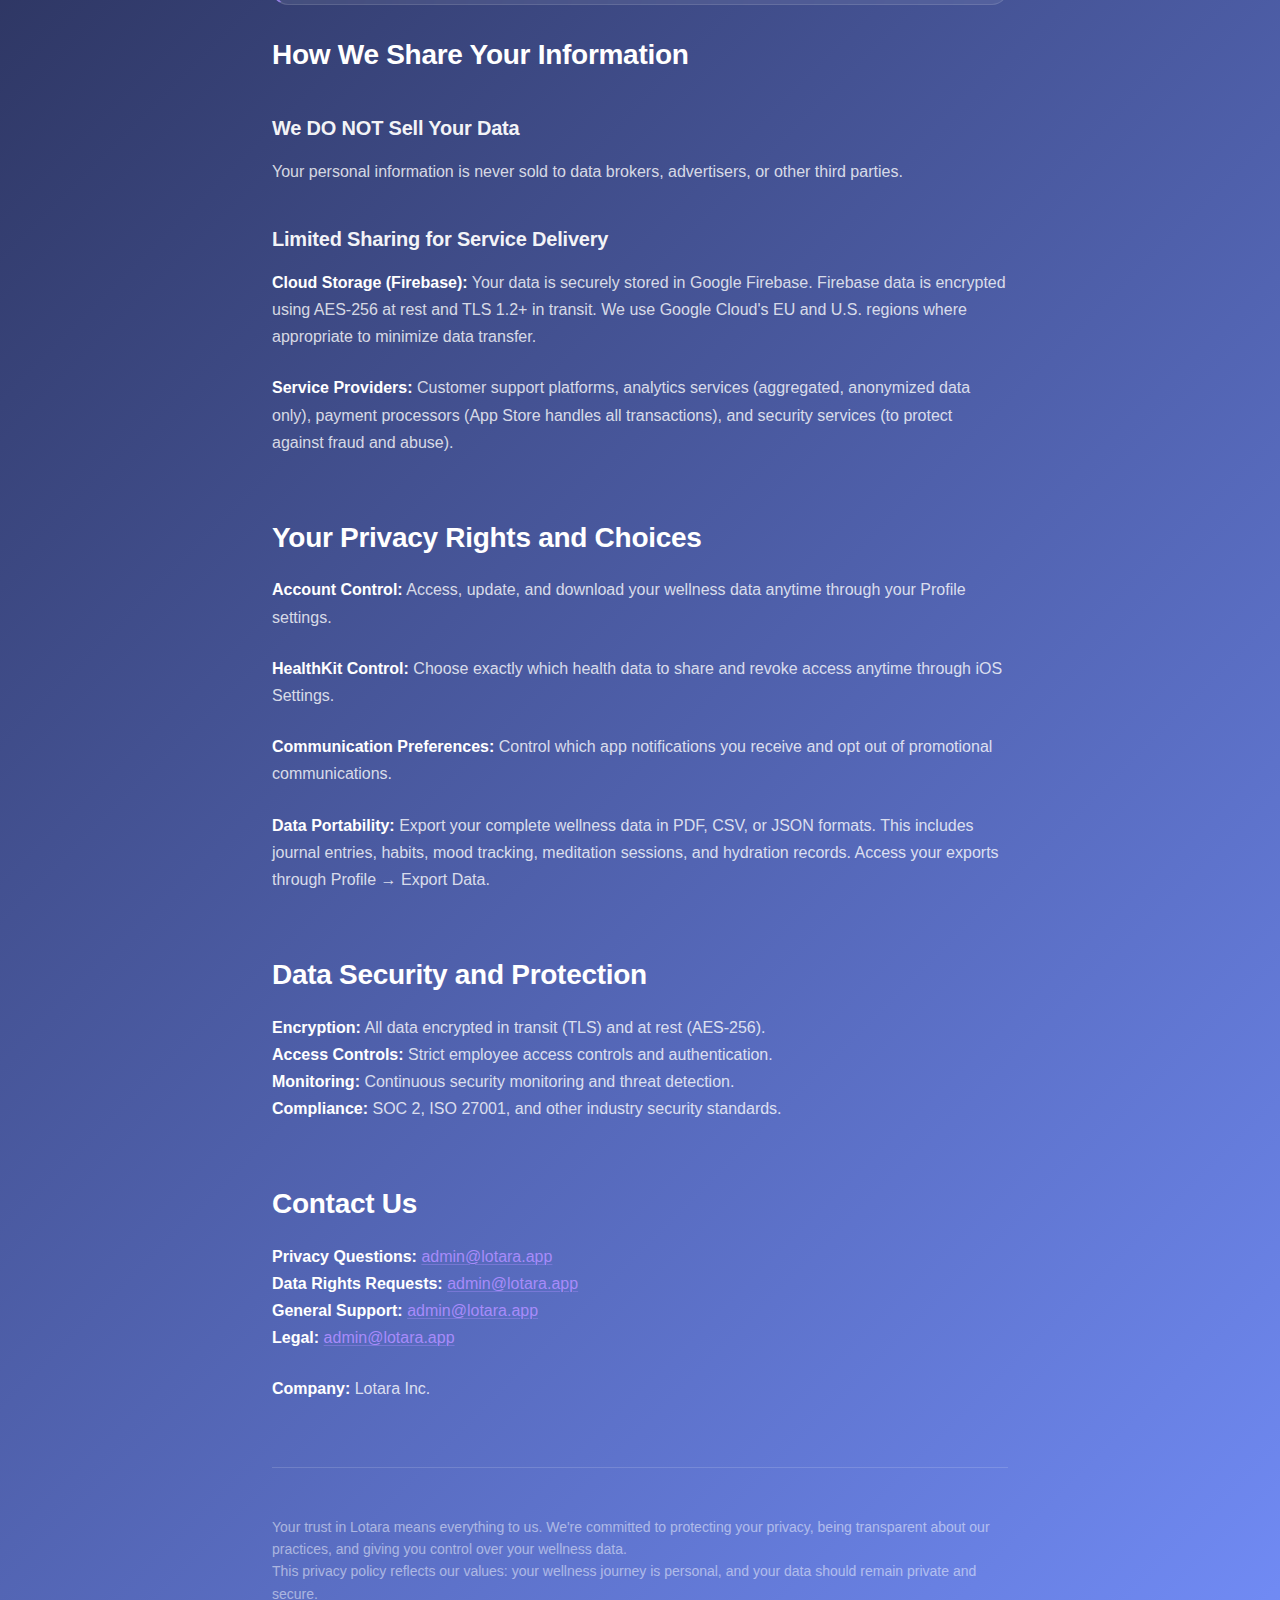
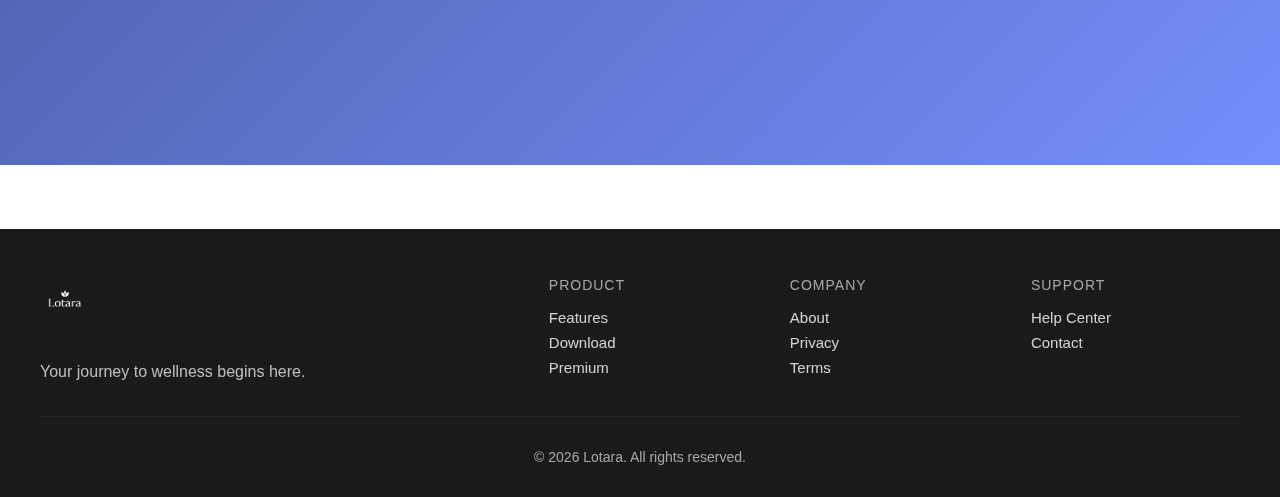
<file: privacy/index.html>
<!DOCTYPE html>
<html lang="en">
<head>
    <meta charset="UTF-8">
    <meta name="viewport" content="width=device-width, initial-scale=1.0">
    <meta name="description" content="Lotara Privacy Policy - Your privacy and data security are our highest priorities.">
    <title>Privacy Policy - Lotara</title>
    <link rel="stylesheet" href="../css/styles.css">
    <link rel="stylesheet" href="../css/legal.css">
</head>
<body>
    <!-- Navigation -->
    <nav class="nav nav-legal">
        <div class="nav-container">
            <a href="/" class="logo-link">
                <img src="../assets/images/lotara-logo.png" alt="Lotara" class="logo-img-legal">
            </a>
            <div class="nav-links">
                <a href="/#features">Features</a>
                <a href="/#about">About</a>
                <a href="/" class="btn-back-home">Back to Home</a>
            </div>
        </div>
    </nav>

    <!-- Legal Content -->
    <div class="legal-page">
        <div class="legal-container">
            <div class="legal-header">
                <h1>Privacy Policy</h1>
                <p class="legal-version">Version 1.5.0 – Effective February 18, 2026</p>
                <p class="legal-updated">Last Updated: February 18, 2026</p>
            </div>

            <div class="legal-content">
                <section class="legal-section">
                    <h2>Your Privacy Matters</h2>
                    <p>At Lotara, your privacy and data security are our highest priorities. <strong>This policy explains our data practices in plain language, because your privacy shouldn't be hard to understand.</strong></p>
                    <p><strong>Key Promise:</strong> We will never sell your personal wellness data to third parties for profit. Your journal entries, habits, and health information belong to you, and we're committed to keeping them safe and private.</p>
                </section>

                <section class="legal-section highlight">
                    <h2>Privacy Summary (Quick Read)</h2>
                    <p>For first-time readers, here's what you need to know:</p>
                    <ul>
                        <li><strong>Your Data is Yours:</strong> You own your journal entries, habits, and wellness data. We never sell it to advertisers or data brokers.</li>
                        <li><strong>Bank-Level Security:</strong> Your data is encrypted with AES-256 at rest and TLS 1.2+ in transit, stored securely in Firebase with enterprise-grade protection.</li>
                        <li><strong>AI Transparency:</strong> AI is used only to provide personalized wellness insights. Your private journal entries are never used to train external models or shared with third parties.</li>
                        <li><strong>Easy Data Export:</strong> Export your wellness data anytime through Profile → Export Data. Download beautiful PDFs of your journal entries, health data, and wellness progress.</li>
                    </ul>
                </section>

                <section class="legal-section">
                    <h2>Information We Collect</h2>
                    
                    <h3>Information You Provide Directly</h3>
                    <p>When you create an account, we collect your email address and name. You may optionally provide profile information such as a bio and wellness goals.</p>
                    <p>We store the wellness content you create, including journal entries and personal reflections, habit tracking data and progress, meditation session records, mood tracking and wellness notes, and your personal goals and insights.</p>

                    <h3>Information Collected Automatically</h3>
                    <p><strong>App Usage Data:</strong> Features used and time spent in app, session frequency and duration, navigation patterns and preferences, error logs and crash reports.</p>
                    <p><strong>Device Information:</strong> Device type, operating system version, app version and unique device identifiers, language and timezone settings.</p>
                    <p><strong>HealthKit Data (Optional):</strong> Only data you specifically authorize. May include: heart rate, sleep, activity, mindfulness minutes. Always under your direct control and can be revoked at any time through iOS Settings.</p>
                </section>

                <section class="legal-section">
                    <h2>How We Use Your Information</h2>
                    
                    <h3>Core App Functionality</h3>
                    <p><strong>Personal Experience:</strong> Display your content, track progress, provide insights.<br>
                    <strong>Habit Reminders:</strong> Send notifications based on your preferences.<br>
                    <strong>Data Sync:</strong> Keep your data synchronized across your devices.<br>
                    <strong>Personalization:</strong> Customize content and recommendations for you.</p>

                    <h3>App Improvement</h3>
                    <p>We analyze usage patterns to improve app speed and reliability, understand which features are most helpful to users, identify and resolve technical issues, and detect and prevent fraudulent or harmful activities.</p>
                </section>

                <section class="legal-section highlight">
                    <h2>AI Transparency Statement</h2>
                    <p><strong>Lotara uses artificial intelligence to provide personalized wellness insights and recommendations.</strong> Here's exactly how AI works in our app and what protections are in place:</p>
                    
                    <h3>What AI Does</h3>
                    <ul>
                        <li><strong>Personalized Insights:</strong> Analyzes your habits, mood patterns, and wellness data to provide tailored recommendations</li>
                        <li><strong>Progress Analysis:</strong> Identifies trends and patterns in your wellness journey</li>
                        <li><strong>Smart Suggestions:</strong> Recommends habits, meditation sessions, and wellness activities based on your goals</li>
                        <li><strong>Predictive Wellness:</strong> Helps you understand potential wellness outcomes based on your current patterns</li>
                    </ul>

                    <h3>What AI Does NOT Do</h3>
                    <ul>
                        <li><strong>Never Trains External Models:</strong> Your private journal entries are never used to train external AI models or shared with third-party AI companies</li>
                        <li><strong>Never Sold or Shared:</strong> AI insights are generated solely for your personal use and never sold to advertisers or data brokers</li>
                        <li><strong>Never Leaves Our System:</strong> All AI processing happens within our secure Firebase infrastructure</li>
                        <li><strong>Never Used for Advertising:</strong> Your data is never used to target you with ads or create marketing profiles</li>
                    </ul>
                </section>

                <section class="legal-section">
                    <h2>How We Share Your Information</h2>
                    
                    <h3>We DO NOT Sell Your Data</h3>
                    <p>Your personal information is never sold to data brokers, advertisers, or other third parties.</p>

                    <h3>Limited Sharing for Service Delivery</h3>
                    <p><strong>Cloud Storage (Firebase):</strong> Your data is securely stored in Google Firebase. Firebase data is encrypted using AES-256 at rest and TLS 1.2+ in transit. We use Google Cloud's EU and U.S. regions where appropriate to minimize data transfer.</p>
                    <p><strong>Service Providers:</strong> Customer support platforms, analytics services (aggregated, anonymized data only), payment processors (App Store handles all transactions), and security services (to protect against fraud and abuse).</p>
                </section>

                <section class="legal-section">
                    <h2>Your Privacy Rights and Choices</h2>
                    <p><strong>Account Control:</strong> Access, update, and download your wellness data anytime through your Profile settings.</p>
                    <p><strong>HealthKit Control:</strong> Choose exactly which health data to share and revoke access anytime through iOS Settings.</p>
                    <p><strong>Communication Preferences:</strong> Control which app notifications you receive and opt out of promotional communications.</p>
                    <p><strong>Data Portability:</strong> Export your complete wellness data in PDF, CSV, or JSON formats. This includes journal entries, habits, mood tracking, meditation sessions, and hydration records. Access your exports through Profile → Export Data.</p>
                </section>

                <section class="legal-section">
                    <h2>Data Security and Protection</h2>
                    <p><strong>Encryption:</strong> All data encrypted in transit (TLS) and at rest (AES-256).<br>
                    <strong>Access Controls:</strong> Strict employee access controls and authentication.<br>
                    <strong>Monitoring:</strong> Continuous security monitoring and threat detection.<br>
                    <strong>Compliance:</strong> SOC 2, ISO 27001, and other industry security standards.</p>
                </section>

                <section class="legal-section">
                    <h2>Contact Us</h2>
                    <p><strong>Privacy Questions:</strong> <a href="mailto:admin@lotara.app?subject=Lotara%20Privacy%20Question">admin@lotara.app</a><br>
                    <strong>Data Rights Requests:</strong> <a href="mailto:admin@lotara.app?subject=Lotara%20Data%20Rights%20Request">admin@lotara.app</a><br>
                    <strong>General Support:</strong> <a href="mailto:admin@lotara.app?subject=Lotara%20Support">admin@lotara.app</a><br>
                    <strong>Legal:</strong> <a href="mailto:admin@lotara.app?subject=Lotara%20Legal%20Inquiry">admin@lotara.app</a></p>
                    
                    <p><strong>Company:</strong> Lotara Inc.</p>
                </section>

                <section class="legal-footer">
                    <p>Your trust in Lotara means everything to us. We're committed to protecting your privacy, being transparent about our practices, and giving you control over your wellness data.</p>
                    <p>This privacy policy reflects our values: your wellness journey is personal, and your data should remain private and secure.</p>
                </section>
            </div>
        </div>
    </div>

    <!-- Footer -->
    <footer class="footer" style="margin-top: 4rem;">
        <div class="container">
            <div class="footer-content">
                <div class="footer-brand">
                    <img src="../assets/images/lotara-logo.png" alt="Lotara" class="footer-logo">
                    <p>Your journey to wellness begins here.</p>
                </div>
                <div class="footer-links">
                    <div class="footer-column">
                        <h4>Product</h4>
                        <a href="/#features">Features</a>
                        <a href="/#download">Download</a>
                        <a href="/#premium">Premium</a>
                    </div>
                    <div class="footer-column">
                        <h4>Company</h4>
                        <a href="/about">About</a>
                        <a href="/privacy">Privacy</a>
                        <a href="/terms">Terms</a>
                    </div>
                    <div class="footer-column">
                        <h4>Support</h4>
                        <a href="/help">Help Center</a>
                        <a href="/contact">Contact</a>
                    </div>
                </div>
            </div>
            <div class="footer-bottom">
                <p>&copy; 2026 Lotara. All rights reserved.</p>
            </div>
        </div>
    </footer>

    <script src="../js/main.js"></script>
</body>
</html>
</file>
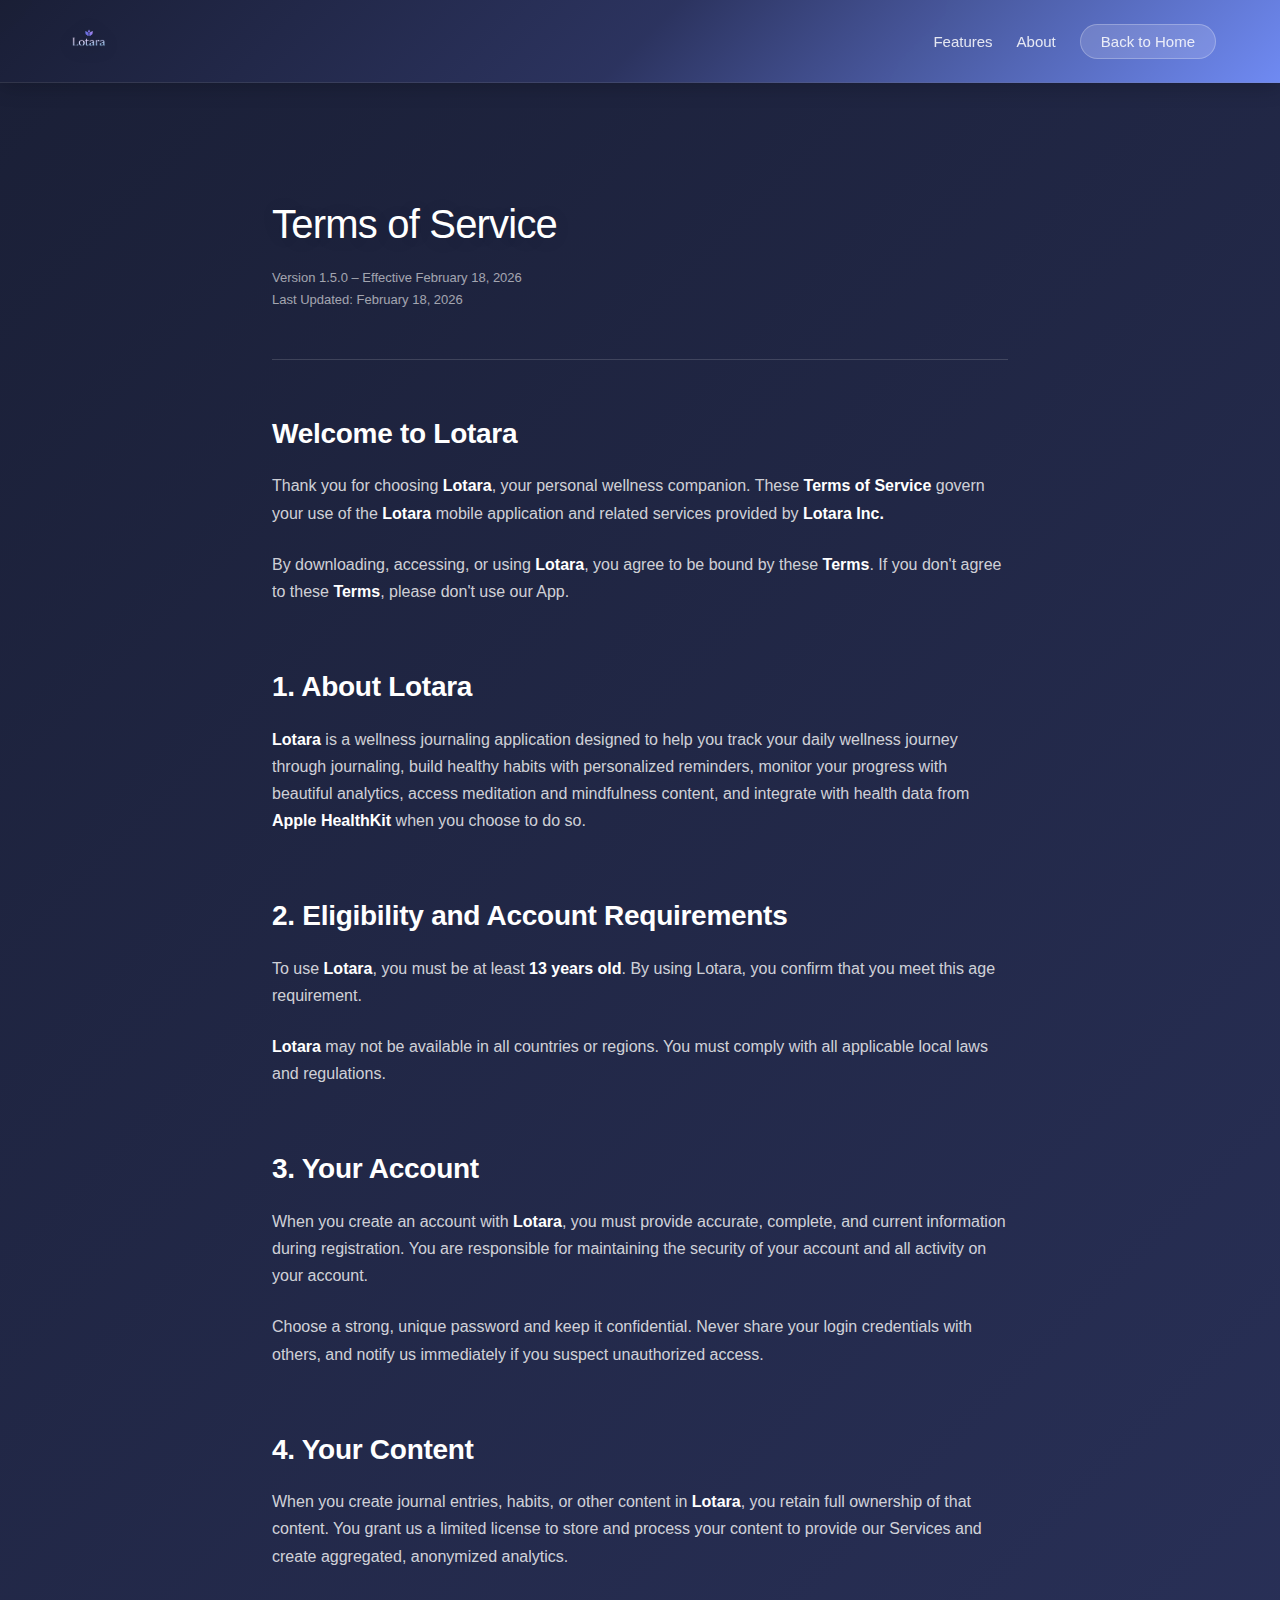
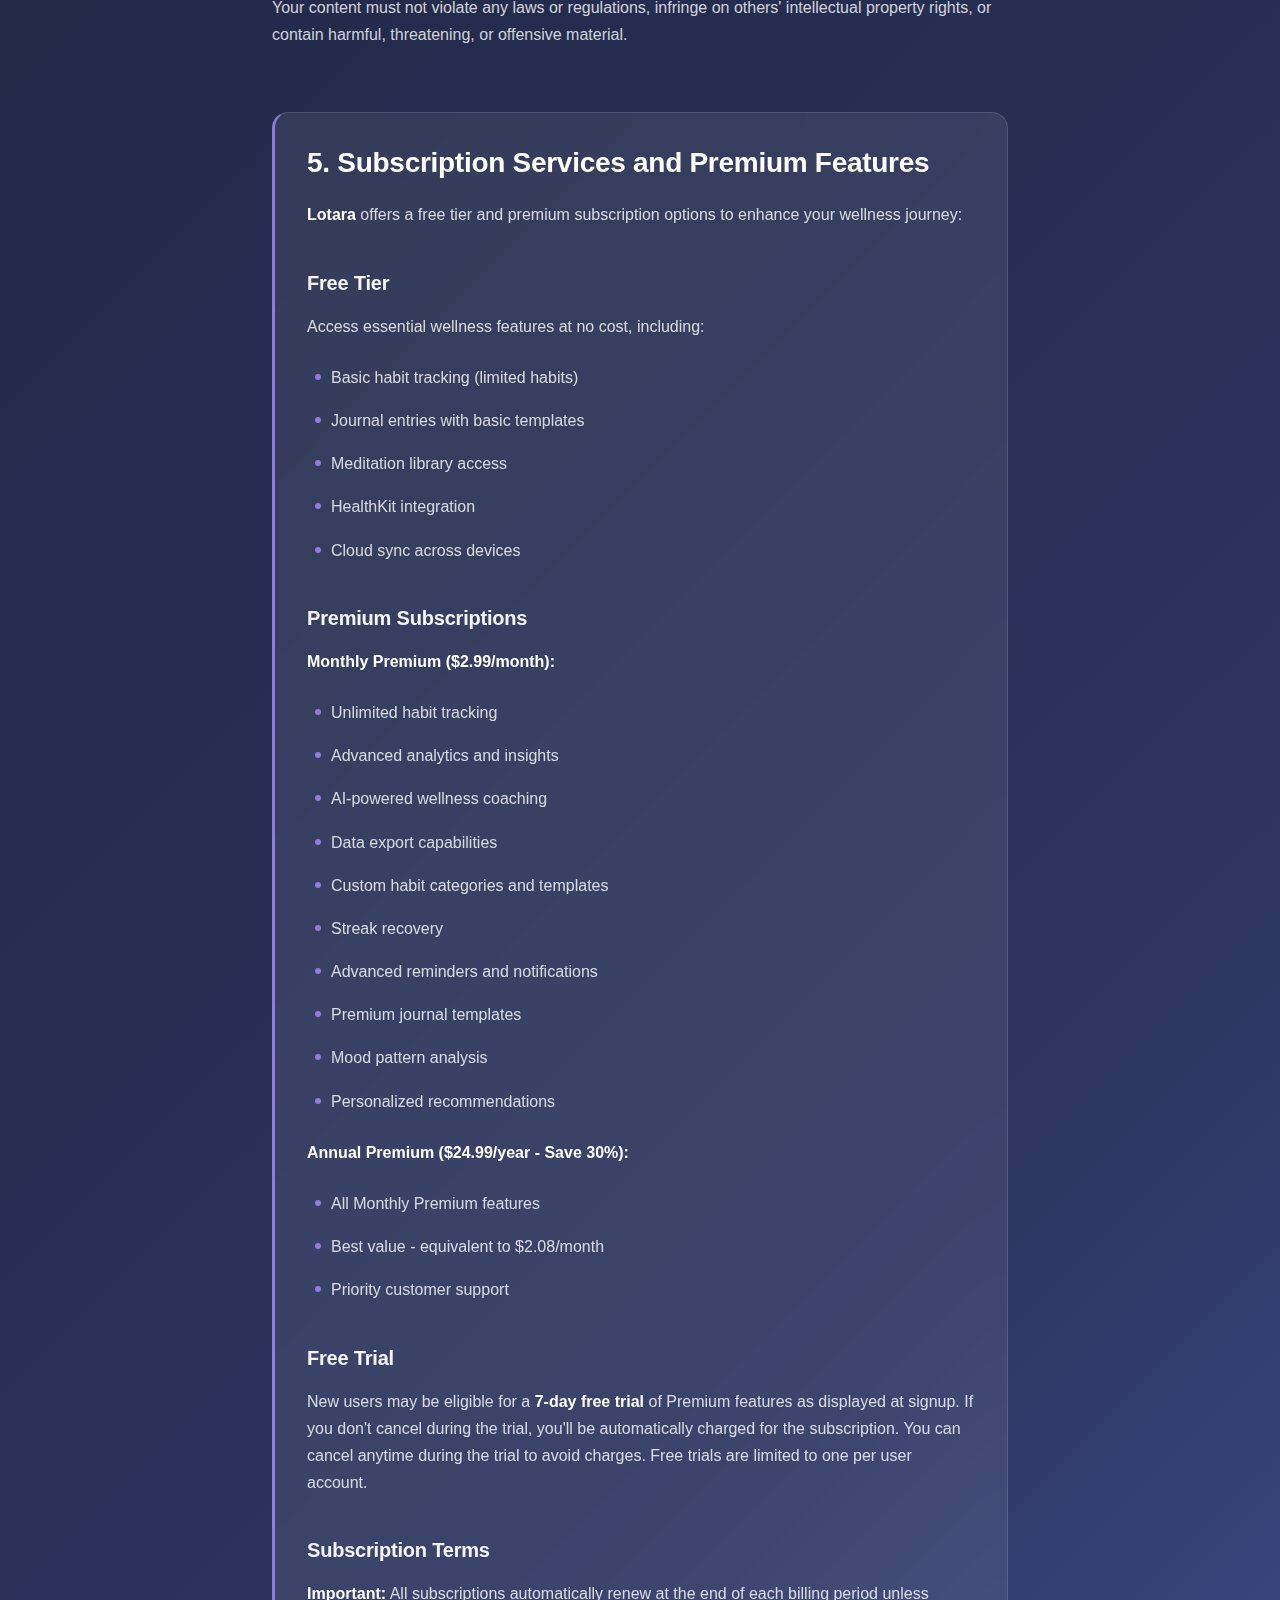
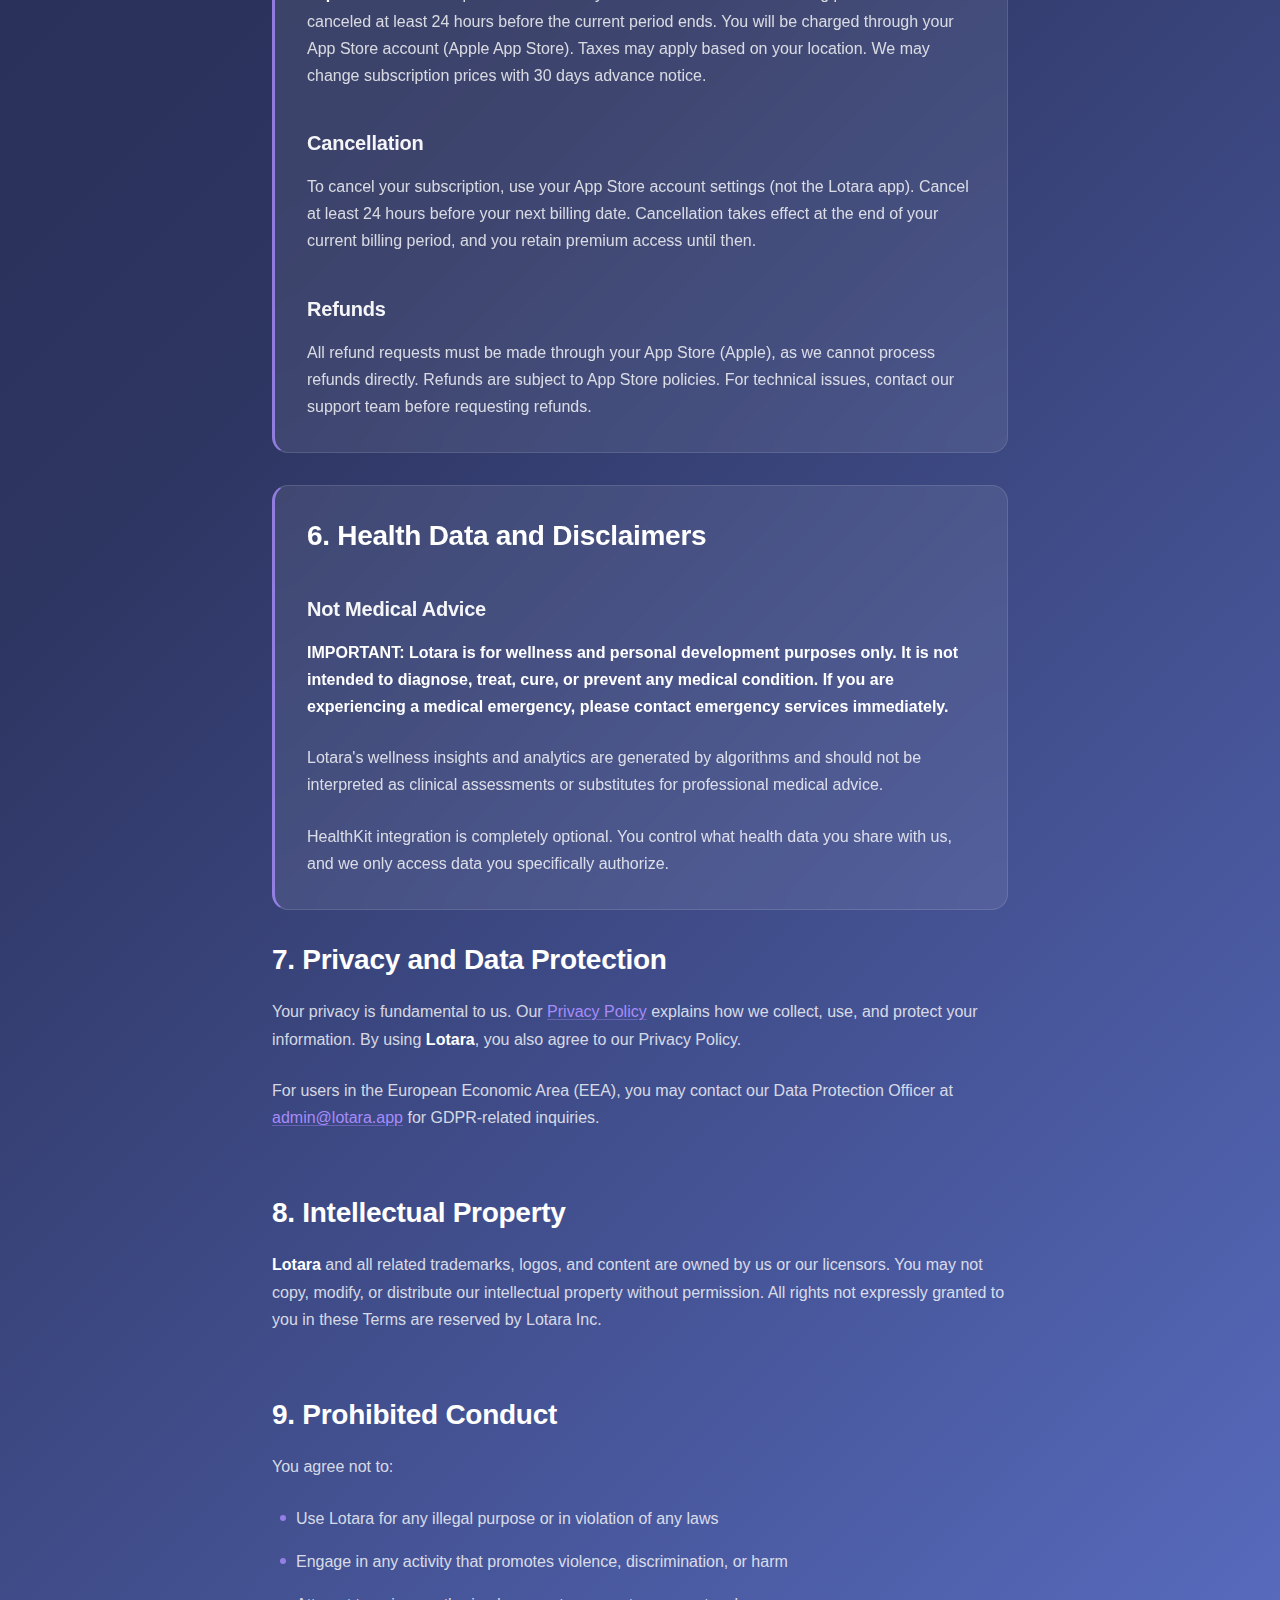
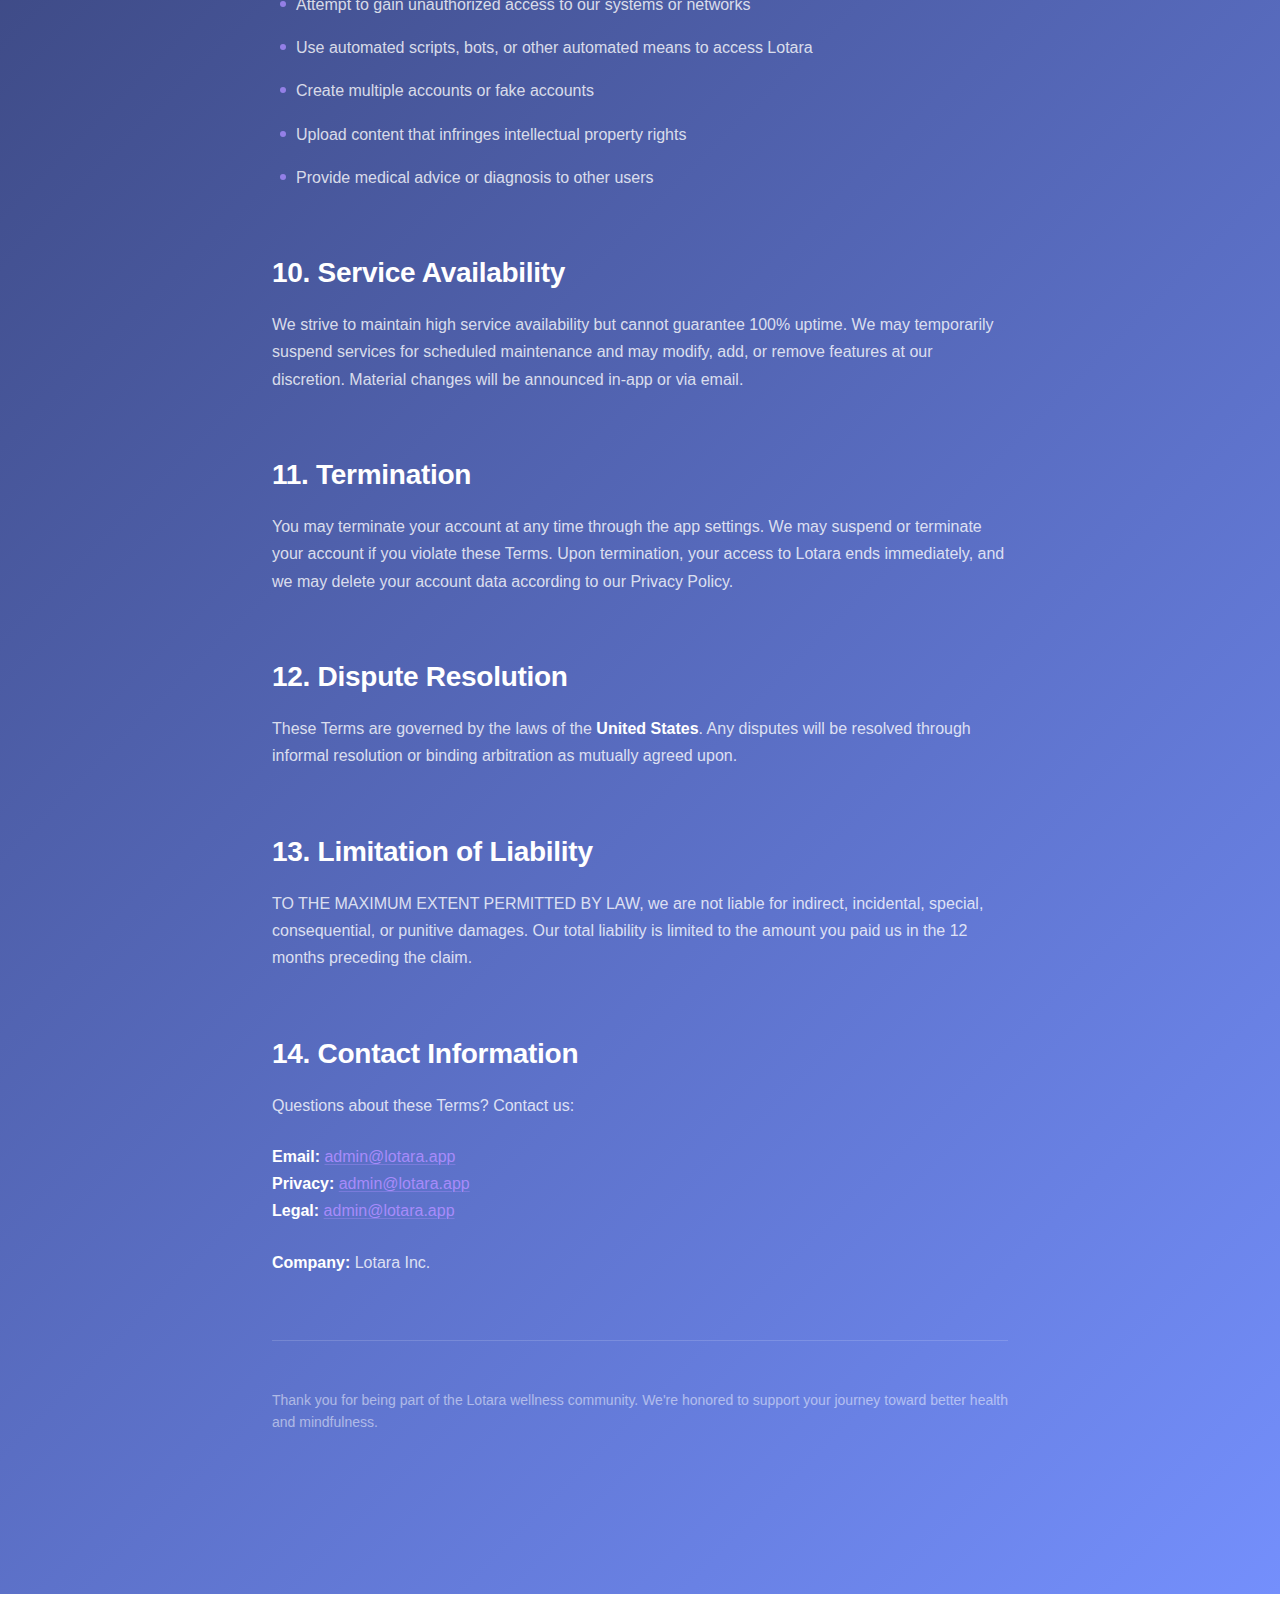
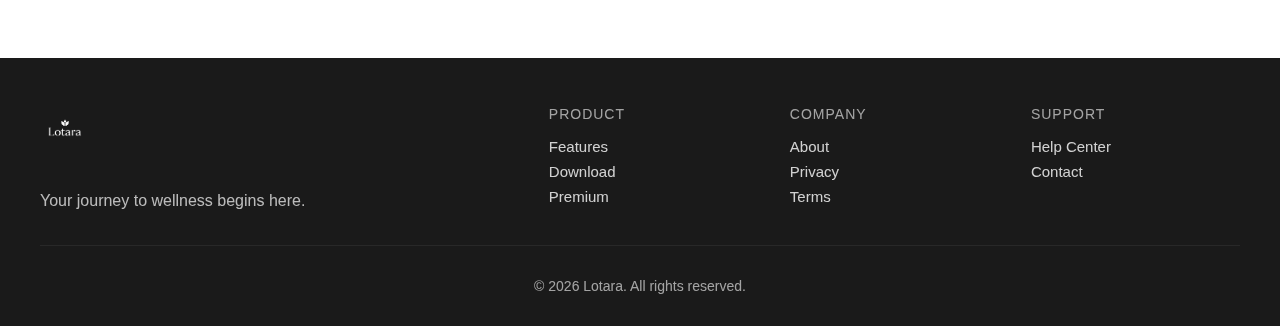
<file: terms/index.html>
<!DOCTYPE html>
<html lang="en">
<head>
    <meta charset="UTF-8">
    <meta name="viewport" content="width=device-width, initial-scale=1.0">
    <meta name="description" content="Lotara Terms of Service - Agreement governing your use of the Lotara wellness app.">
    <title>Terms of Service - Lotara</title>
    <link rel="stylesheet" href="../css/styles.css">
    <link rel="stylesheet" href="../css/legal.css">
</head>
<body>
    <!-- Navigation -->
    <nav class="nav nav-legal">
        <div class="nav-container">
            <a href="/" class="logo-link">
                <img src="../assets/images/lotara-logo.png" alt="Lotara" class="logo-img-legal">
            </a>
            <div class="nav-links">
                <a href="/#features">Features</a>
                <a href="/#about">About</a>
                <a href="/" class="btn-back-home">Back to Home</a>
            </div>
        </div>
    </nav>

    <!-- Legal Content -->
    <div class="legal-page">
        <div class="legal-container">
            <div class="legal-header">
                <h1>Terms of Service</h1>
                <p class="legal-version">Version 1.5.0 – Effective February 18, 2026</p>
                <p class="legal-updated">Last Updated: February 18, 2026</p>
            </div>

            <div class="legal-content">
                <section class="legal-section">
                    <h2>Welcome to Lotara</h2>
                    <p>Thank you for choosing <strong>Lotara</strong>, your personal wellness companion. These <strong>Terms of Service</strong> govern your use of the <strong>Lotara</strong> mobile application and related services provided by <strong>Lotara Inc.</strong></p>
                    <p>By downloading, accessing, or using <strong>Lotara</strong>, you agree to be bound by these <strong>Terms</strong>. If you don't agree to these <strong>Terms</strong>, please don't use our App.</p>
                </section>

                <section class="legal-section">
                    <h2>1. About Lotara</h2>
                    <p><strong>Lotara</strong> is a wellness journaling application designed to help you track your daily wellness journey through journaling, build healthy habits with personalized reminders, monitor your progress with beautiful analytics, access meditation and mindfulness content, and integrate with health data from <strong>Apple HealthKit</strong> when you choose to do so.</p>
                </section>

                <section class="legal-section">
                    <h2>2. Eligibility and Account Requirements</h2>
                    <p>To use <strong>Lotara</strong>, you must be at least <strong>13 years old</strong>. By using Lotara, you confirm that you meet this age requirement.</p>
                    <p><strong>Lotara</strong> may not be available in all countries or regions. You must comply with all applicable local laws and regulations.</p>
                </section>

                <section class="legal-section">
                    <h2>3. Your Account</h2>
                    <p>When you create an account with <strong>Lotara</strong>, you must provide accurate, complete, and current information during registration. You are responsible for maintaining the security of your account and all activity on your account.</p>
                    <p>Choose a strong, unique password and keep it confidential. Never share your login credentials with others, and notify us immediately if you suspect unauthorized access.</p>
                </section>

                <section class="legal-section">
                    <h2>4. Your Content</h2>
                    <p>When you create journal entries, habits, or other content in <strong>Lotara</strong>, you retain full ownership of that content. You grant us a limited license to store and process your content to provide our Services and create aggregated, anonymized analytics.</p>
                    <p>Your content must not violate any laws or regulations, infringe on others' intellectual property rights, or contain harmful, threatening, or offensive material.</p>
                </section>

                <section class="legal-section highlight">
                    <h2>5. Subscription Services and Premium Features</h2>
                    <p><strong>Lotara</strong> offers a free tier and premium subscription options to enhance your wellness journey:</p>
                    
                    <h3>Free Tier</h3>
                    <p>Access essential wellness features at no cost, including:</p>
                    <ul>
                        <li>Basic habit tracking (limited habits)</li>
                        <li>Journal entries with basic templates</li>
                        <li>Meditation library access</li>
                        <li>HealthKit integration</li>
                        <li>Cloud sync across devices</li>
                    </ul>

                    <h3>Premium Subscriptions</h3>
                    <p><strong>Monthly Premium ($2.99/month):</strong></p>
                    <ul>
                        <li>Unlimited habit tracking</li>
                        <li>Advanced analytics and insights</li>
                        <li>AI-powered wellness coaching</li>
                        <li>Data export capabilities</li>
                        <li>Custom habit categories and templates</li>
                        <li>Streak recovery</li>
                        <li>Advanced reminders and notifications</li>
                        <li>Premium journal templates</li>
                        <li>Mood pattern analysis</li>
                        <li>Personalized recommendations</li>
                    </ul>

                    <p><strong>Annual Premium ($24.99/year - Save 30%):</strong></p>
                    <ul>
                        <li>All Monthly Premium features</li>
                        <li>Best value - equivalent to $2.08/month</li>
                        <li>Priority customer support</li>
                    </ul>

                    <h3>Free Trial</h3>
                    <p>New users may be eligible for a <strong>7-day free trial</strong> of Premium features as displayed at signup. If you don't cancel during the trial, you'll be automatically charged for the subscription. You can cancel anytime during the trial to avoid charges. Free trials are limited to one per user account.</p>

                    <h3>Subscription Terms</h3>
                    <p><strong>Important:</strong> All subscriptions automatically renew at the end of each billing period unless canceled at least 24 hours before the current period ends. You will be charged through your App Store account (Apple App Store). Taxes may apply based on your location. We may change subscription prices with 30 days advance notice.</p>

                    <h3>Cancellation</h3>
                    <p>To cancel your subscription, use your App Store account settings (not the Lotara app). Cancel at least 24 hours before your next billing date. Cancellation takes effect at the end of your current billing period, and you retain premium access until then.</p>

                    <h3>Refunds</h3>
                    <p>All refund requests must be made through your App Store (Apple), as we cannot process refunds directly. Refunds are subject to App Store policies. For technical issues, contact our support team before requesting refunds.</p>
                </section>

                <section class="legal-section highlight">
                    <h2>6. Health Data and Disclaimers</h2>
                    <h3>Not Medical Advice</h3>
                    <p><strong>IMPORTANT: Lotara is for wellness and personal development purposes only. It is not intended to diagnose, treat, cure, or prevent any medical condition. If you are experiencing a medical emergency, please contact emergency services immediately.</strong></p>
                    <p>Lotara's wellness insights and analytics are generated by algorithms and should not be interpreted as clinical assessments or substitutes for professional medical advice.</p>
                    <p>HealthKit integration is completely optional. You control what health data you share with us, and we only access data you specifically authorize.</p>
                </section>

                <section class="legal-section">
                    <h2>7. Privacy and Data Protection</h2>
                    <p>Your privacy is fundamental to us. Our <a href="/privacy">Privacy Policy</a> explains how we collect, use, and protect your information. By using <strong>Lotara</strong>, you also agree to our Privacy Policy.</p>
                    <p>For users in the European Economic Area (EEA), you may contact our Data Protection Officer at <a href="mailto:admin@lotara.app?subject=Lotara%20GDPR%20Inquiry">admin@lotara.app</a> for GDPR-related inquiries.</p>
                </section>

                <section class="legal-section">
                    <h2>8. Intellectual Property</h2>
                    <p><strong>Lotara</strong> and all related trademarks, logos, and content are owned by us or our licensors. You may not copy, modify, or distribute our intellectual property without permission. All rights not expressly granted to you in these Terms are reserved by Lotara Inc.</p>
                </section>

                <section class="legal-section">
                    <h2>9. Prohibited Conduct</h2>
                    <p>You agree not to:</p>
                    <ul>
                        <li>Use Lotara for any illegal purpose or in violation of any laws</li>
                        <li>Engage in any activity that promotes violence, discrimination, or harm</li>
                        <li>Attempt to gain unauthorized access to our systems or networks</li>
                        <li>Use automated scripts, bots, or other automated means to access Lotara</li>
                        <li>Create multiple accounts or fake accounts</li>
                        <li>Upload content that infringes intellectual property rights</li>
                        <li>Provide medical advice or diagnosis to other users</li>
                    </ul>
                </section>

                <section class="legal-section">
                    <h2>10. Service Availability</h2>
                    <p>We strive to maintain high service availability but cannot guarantee 100% uptime. We may temporarily suspend services for scheduled maintenance and may modify, add, or remove features at our discretion. Material changes will be announced in-app or via email.</p>
                </section>

                <section class="legal-section">
                    <h2>11. Termination</h2>
                    <p>You may terminate your account at any time through the app settings. We may suspend or terminate your account if you violate these Terms. Upon termination, your access to Lotara ends immediately, and we may delete your account data according to our Privacy Policy.</p>
                </section>

                <section class="legal-section">
                    <h2>12. Dispute Resolution</h2>
                    <p>These Terms are governed by the laws of the <strong>United States</strong>. Any disputes will be resolved through informal resolution or binding arbitration as mutually agreed upon.</p>
                </section>

                <section class="legal-section">
                    <h2>13. Limitation of Liability</h2>
                    <p>TO THE MAXIMUM EXTENT PERMITTED BY LAW, we are not liable for indirect, incidental, special, consequential, or punitive damages. Our total liability is limited to the amount you paid us in the 12 months preceding the claim.</p>
                </section>

                <section class="legal-section">
                    <h2>14. Contact Information</h2>
                    <p>Questions about these Terms? Contact us:</p>
                    <p><strong>Email:</strong> <a href="mailto:admin@lotara.app?subject=Lotara%20Support">admin@lotara.app</a><br>
                    <strong>Privacy:</strong> <a href="mailto:admin@lotara.app?subject=Lotara%20Privacy%20Question">admin@lotara.app</a><br>
                    <strong>Legal:</strong> <a href="mailto:admin@lotara.app?subject=Lotara%20Legal%20Inquiry">admin@lotara.app</a></p>
                    
                    <p><strong>Company:</strong> Lotara Inc.</p>
                </section>

                <section class="legal-footer">
                    <p>Thank you for being part of the Lotara wellness community. We're honored to support your journey toward better health and mindfulness.</p>
                </section>
            </div>
        </div>
    </div>

    <!-- Footer -->
    <footer class="footer" style="margin-top: 4rem;">
        <div class="container">
            <div class="footer-content">
                <div class="footer-brand">
                    <img src="../assets/images/lotara-logo.png" alt="Lotara" class="footer-logo">
                    <p>Your journey to wellness begins here.</p>
                </div>
                <div class="footer-links">
                    <div class="footer-column">
                        <h4>Product</h4>
                        <a href="/#features">Features</a>
                        <a href="/#download">Download</a>
                        <a href="/#premium">Premium</a>
                    </div>
                    <div class="footer-column">
                        <h4>Company</h4>
                        <a href="/about">About</a>
                        <a href="/privacy">Privacy</a>
                        <a href="/terms">Terms</a>
                    </div>
                    <div class="footer-column">
                        <h4>Support</h4>
                        <a href="/help">Help Center</a>
                        <a href="/contact">Contact</a>
                    </div>
                </div>
            </div>
            <div class="footer-bottom">
                <p>&copy; 2026 Lotara. All rights reserved.</p>
            </div>
        </div>
    </footer>

    <script src="../js/main.js"></script>
</body>
</html>
</file>
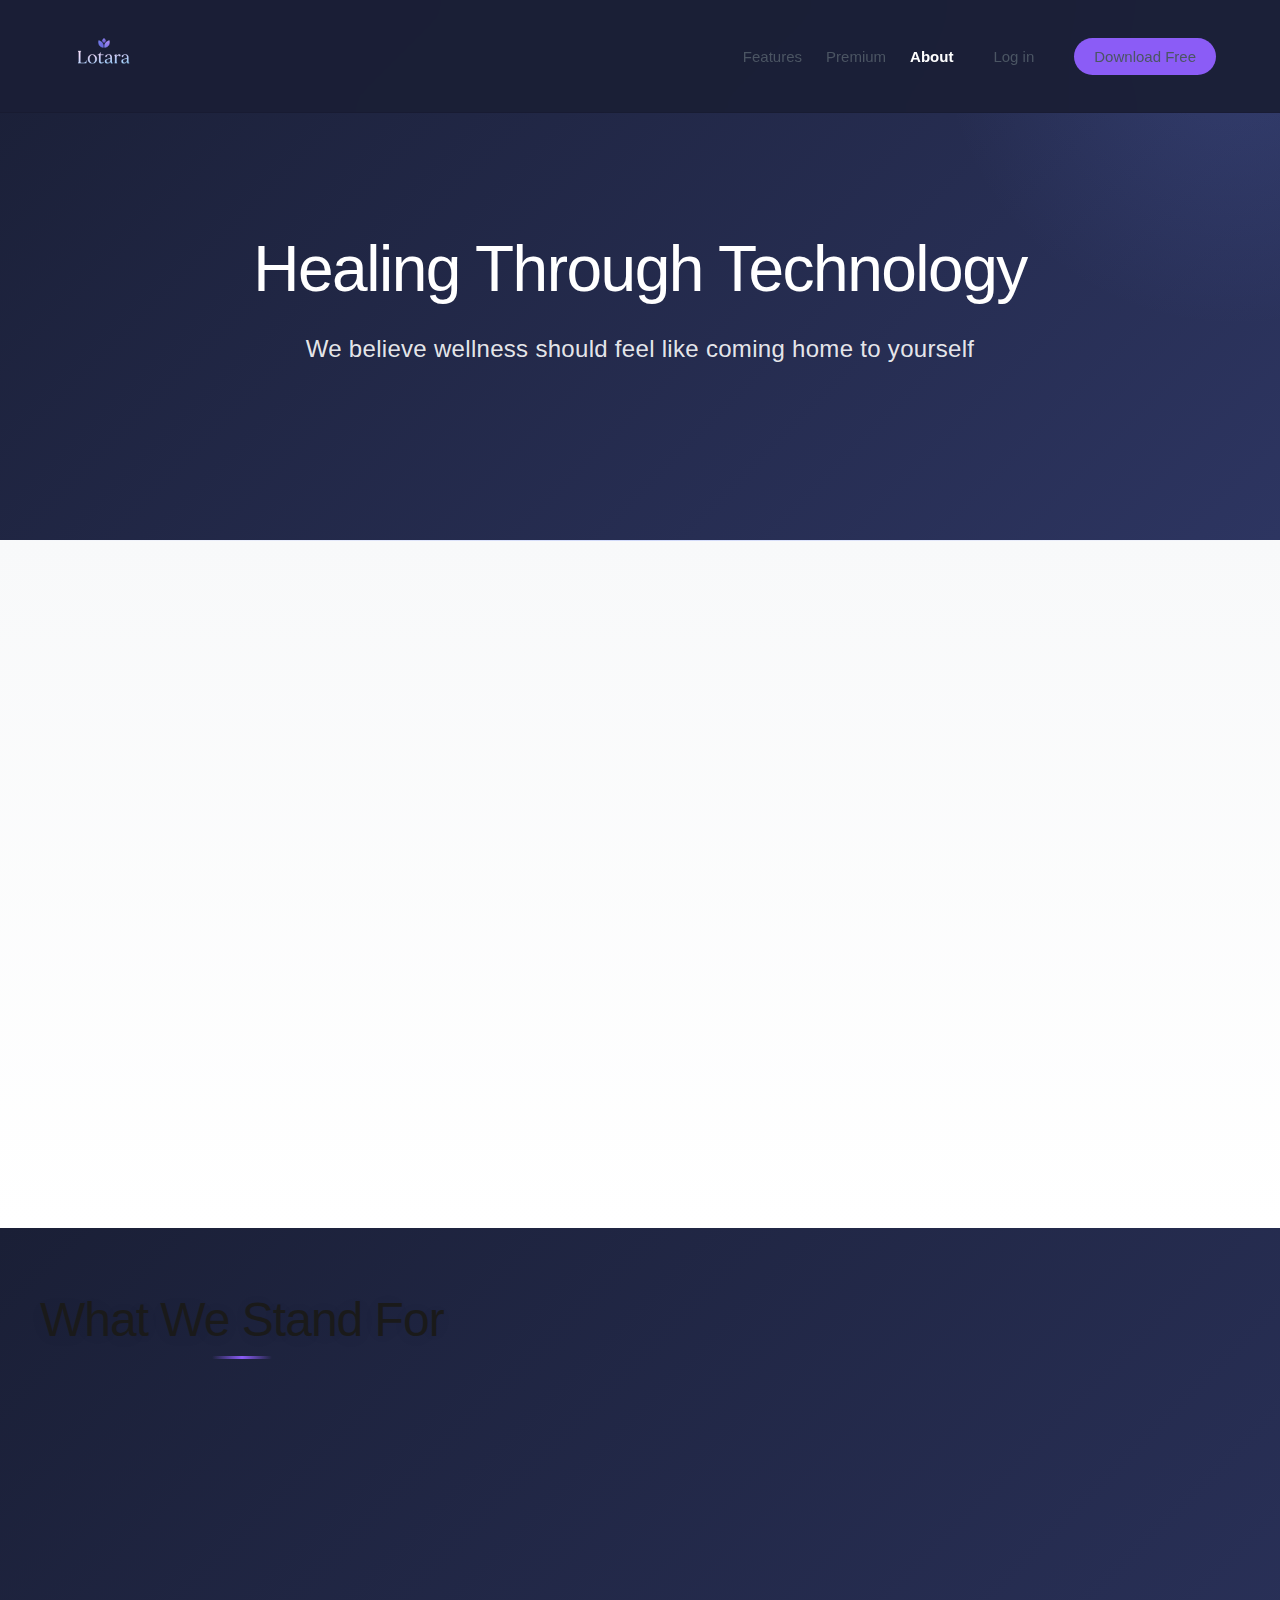
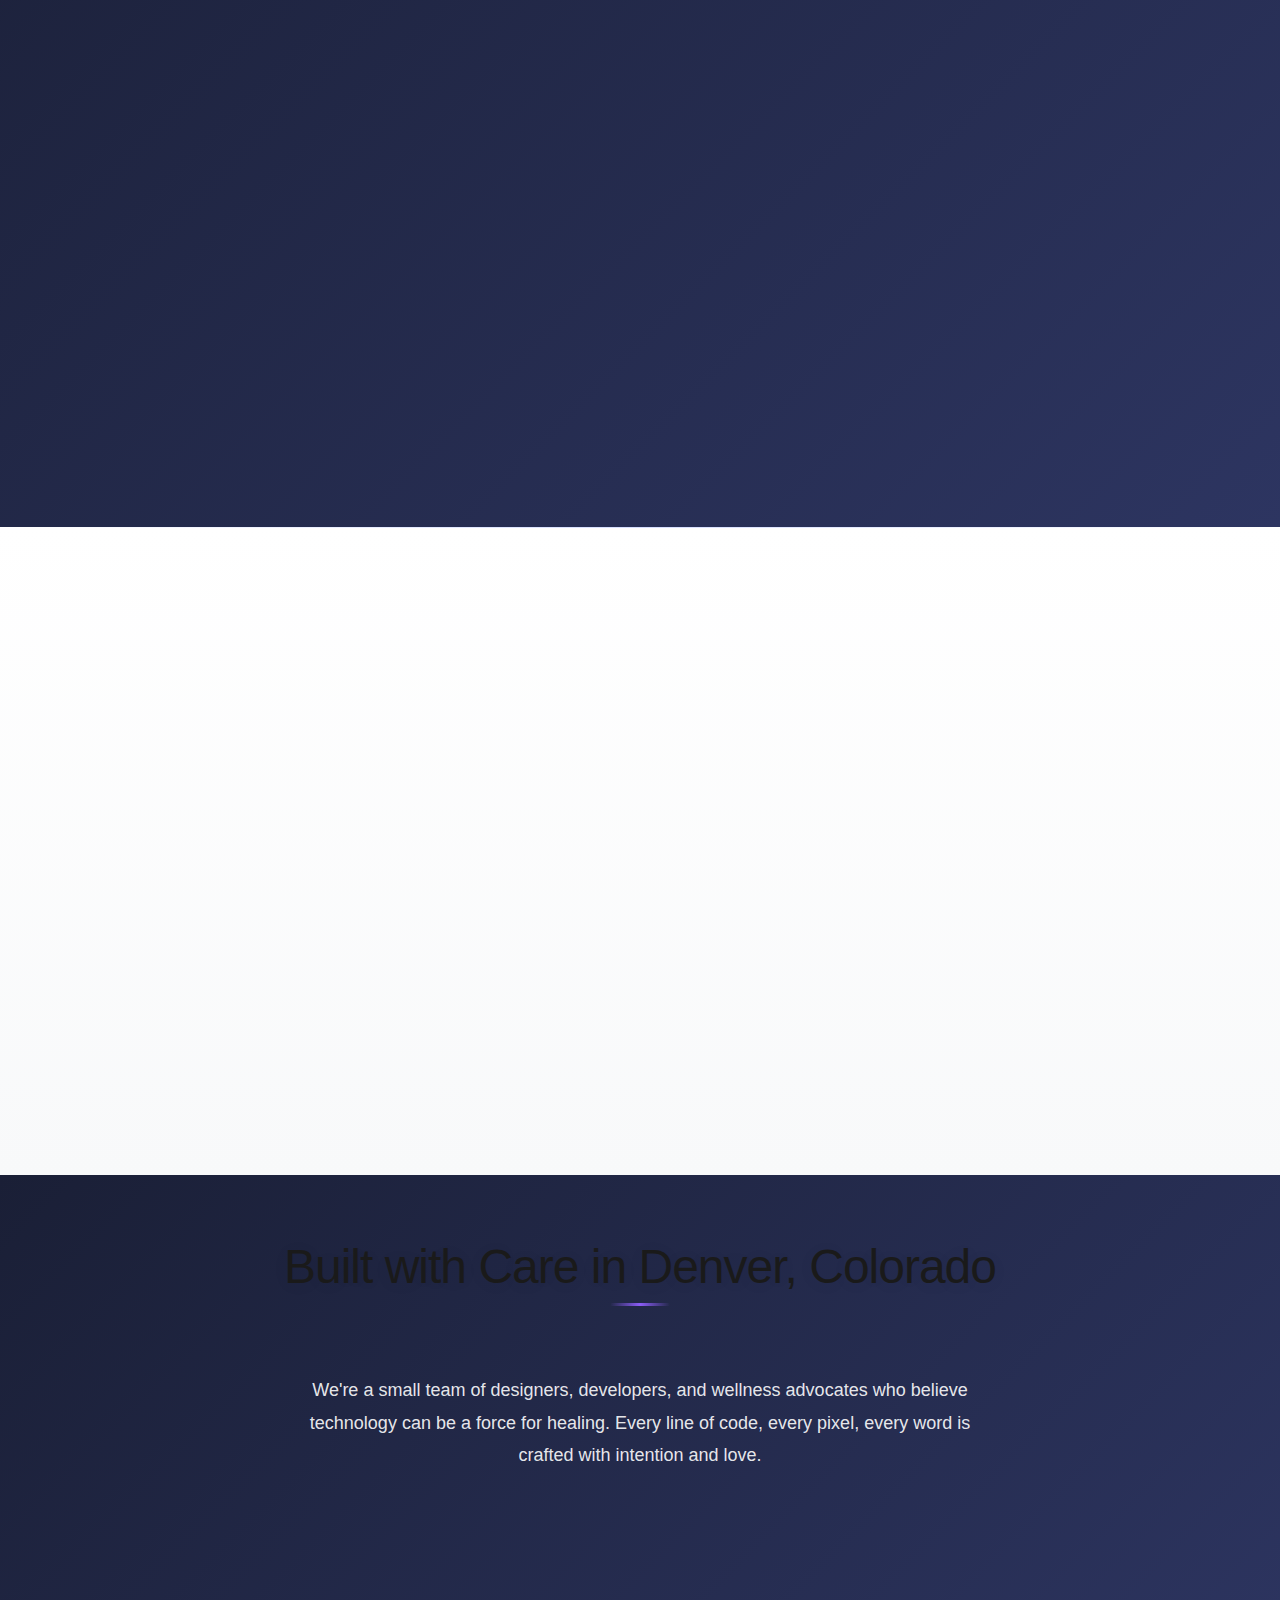
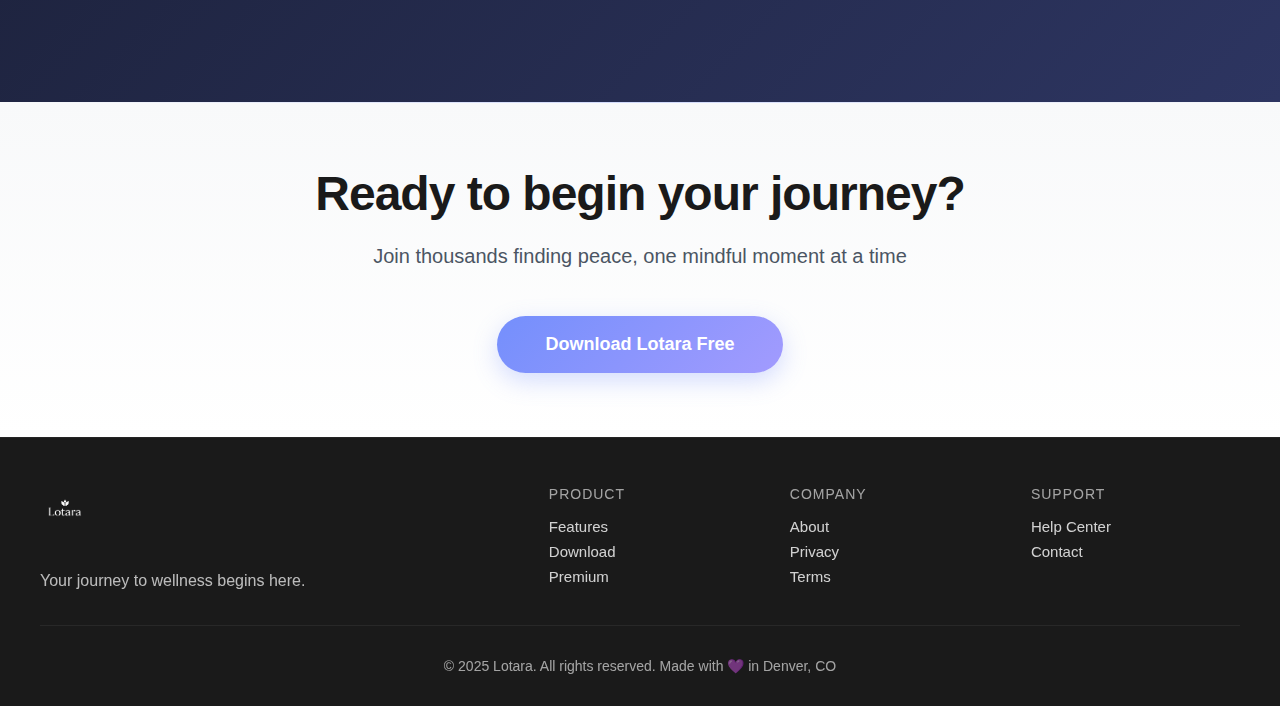
<file: about.html>
<!DOCTYPE html>
<html lang="en">
<head>
    <meta charset="UTF-8">
    <meta name="viewport" content="width=device-width, initial-scale=1.0">
    <meta name="description" content="About Lotara - Our mission to transform wellness through mindful technology and healing-focused design.">
    <title>About Us - Lotara</title>
    <link rel="stylesheet" href="css/styles.css">
    <link rel="stylesheet" href="css/enhancements.css">
    <link rel="stylesheet" href="css/about.css">
</head>
<body>
    <!-- Navigation -->
    <nav class="nav nav-about">
        <div class="nav-container">
            <a href="index.html" class="logo-link">
                <img src="assets/images/lotara-logo.png" alt="Lotara" class="logo-img">
            </a>
            <div class="nav-links">
                <a href="index.html#features">Features</a>
                <a href="index.html#premium">Premium</a>
                <a href="about.html" class="active">About</a>
                <a href="#" class="btn-login">Log in</a>
                <a href="index.html#download" class="btn-primary">Download Free</a>
            </div>
        </div>
    </nav>

    <!-- Hero Section -->
    <section class="about-hero">
        <div class="container">
            <div class="about-hero-content">
                <h1 class="about-hero-title">Healing Through Technology</h1>
                <p class="about-hero-subtitle">We believe wellness should feel like coming home to yourself</p>
            </div>
        </div>
    </section>

    <!-- Mission Section -->
    <section class="about-mission">
        <div class="container">
            <div class="mission-content">
                <div class="mission-icon">
                    <svg viewBox="0 0 24 24" fill="none" xmlns="http://www.w3.org/2000/svg">
                        <path d="M12 21.35l-1.45-1.32C5.4 15.36 2 12.28 2 8.5 2 5.42 4.42 3 7.5 3c1.74 0 3.41.81 4.5 2.09C13.09 3.81 14.76 3 16.5 3 19.58 3 22 5.42 22 8.5c0 3.78-3.4 6.86-8.55 11.54L12 21.35z" stroke="currentColor" stroke-width="2" fill="none"/>
                    </svg>
                </div>
                <h2 class="section-title">Our Mission</h2>
                <p class="mission-text">
                    In a world that moves too fast, Lotara is your sanctuary. We're building a wellness platform that doesn't just track your progress—it holds space for your journey. Every feature, every interaction, every word is designed with one question in mind: "Does this help someone heal?"
                </p>
                <p class="mission-text">
                    We believe technology should feel like a warm embrace, not a cold transaction. That's why we've poured our hearts into creating an experience that celebrates your growth, honors your setbacks, and reminds you that healing isn't linear—it's human.
                </p>
            </div>
        </div>
    </section>

    <!-- Values Section -->
    <section class="about-values">
        <div class="container">
            <h2 class="section-title">What We Stand For</h2>
            <div class="values-grid">
                <div class="value-card">
                    <div class="value-icon">
                        <svg viewBox="0 0 24 24" fill="none" xmlns="http://www.w3.org/2000/svg">
                            <path d="M9 12l2 2 4-4m5.618-4.016A11.955 11.955 0 0112 2.944a11.955 11.955 0 01-8.618 3.04A12.02 12.02 0 003 9c0 5.591 3.824 10.29 9 11.622 5.176-1.332 9-6.03 9-11.622 0-1.042-.133-2.052-.382-3.016z" stroke="currentColor" stroke-width="2" stroke-linecap="round" stroke-linejoin="round"/>
                        </svg>
                    </div>
                    <h3>Privacy First</h3>
                    <p>Your wellness data is sacred. We'll never sell it, share it, or use it for anything other than helping you grow.</p>
                </div>

                <div class="value-card">
                    <div class="value-icon">
                        <svg viewBox="0 0 24 24" fill="none" xmlns="http://www.w3.org/2000/svg">
                            <path d="M12 2L2 7l10 5 10-5-10-5zM2 17l10 5 10-5M2 12l10 5 10-5" stroke="currentColor" stroke-width="2" stroke-linecap="round" stroke-linejoin="round"/>
                        </svg>
                    </div>
                    <h3>Healing-Focused Design</h3>
                    <p>Every color, every word, every interaction is designed to feel supportive, never judgmental.</p>
                </div>

                <div class="value-card">
                    <div class="value-icon">
                        <svg viewBox="0 0 24 24" fill="none" xmlns="http://www.w3.org/2000/svg">
                            <path d="M17 20h5v-2a3 3 0 00-5.356-1.857M17 20H7m10 0v-2c0-.656-.126-1.283-.356-1.857M7 20H2v-2a3 3 0 015.356-1.857M7 20v-2c0-.656.126-1.283.356-1.857m0 0a5.002 5.002 0 019.288 0M15 7a3 3 0 11-6 0 3 3 0 016 0zm6 3a2 2 0 11-4 0 2 2 0 014 0zM7 10a2 2 0 11-4 0 2 2 0 014 0z" stroke="currentColor" stroke-width="2" stroke-linecap="round" stroke-linejoin="round"/>
                        </svg>
                    </div>
                    <h3>Inclusive Wellness</h3>
                    <p>Wellness looks different for everyone. We celebrate all paths, all paces, all journeys.</p>
                </div>

                <div class="value-card">
                    <div class="value-icon">
                        <svg viewBox="0 0 24 24" fill="none" xmlns="http://www.w3.org/2000/svg">
                            <path d="M9.663 17h4.673M12 3v1m6.364 1.636l-.707.707M21 12h-1M4 12H3m3.343-5.657l-.707-.707m2.828 9.9a5 5 0 117.072 0l-.548.547A3.374 3.374 0 0014 18.469V19a2 2 0 11-4 0v-.531c0-.895-.356-1.754-.988-2.386l-.548-.547z" stroke="currentColor" stroke-width="2" stroke-linecap="round" stroke-linejoin="round"/>
                        </svg>
                    </div>
                    <h3>AI for Good</h3>
                    <p>We use AI to understand you better, not to manipulate you. Your insights stay yours, always.</p>
                </div>

                <div class="value-card">
                    <div class="value-icon">
                        <svg viewBox="0 0 24 24" fill="none" xmlns="http://www.w3.org/2000/svg">
                            <path d="M3.055 11H5a2 2 0 012 2v1a2 2 0 002 2 2 2 0 012 2v2.945M8 3.935V5.5A2.5 2.5 0 0010.5 8h.5a2 2 0 012 2 2 2 0 104 0 2 2 0 012-2h1.064M15 20.488V18a2 2 0 012-2h3.064M21 12a9 9 0 11-18 0 9 9 0 0118 0z" stroke="currentColor" stroke-width="2" stroke-linecap="round" stroke-linejoin="round"/>
                        </svg>
                    </div>
                    <h3>Sustainable Growth</h3>
                    <p>We're building for the long term—your wellness journey and our company's future.</p>
                </div>

                <div class="value-card">
                    <div class="value-icon">
                        <svg viewBox="0 0 24 24" fill="none" xmlns="http://www.w3.org/2000/svg">
                            <path d="M12 8v4l3 3m6-3a9 9 0 11-18 0 9 9 0 0118 0z" stroke="currentColor" stroke-width="2" stroke-linecap="round" stroke-linejoin="round"/>
                        </svg>
                    </div>
                    <h3>No Pressure, Just Progress</h3>
                    <p>Missed a day? That's okay. Healing isn't about perfection—it's about showing up for yourself.</p>
                </div>
            </div>
        </div>
    </section>

    <!-- Story Section -->
    <section class="about-story">
        <div class="container">
            <div class="story-content">
                <h2 class="section-title">Why We Built Lotara</h2>
                <div class="story-text">
                    <p>
                        We've seen too many wellness apps that feel like homework. Apps that make you anxious about your anxiety. Apps that turn self-care into another to-do list.
                    </p>
                    <p>
                        So we asked: What if wellness technology felt different? What if it felt like a friend who truly gets it? What if every notification was a gentle reminder, not a guilt trip? What if your data told a story of growth, not just numbers?
                    </p>
                    <p>
                        That's Lotara. A space where you can be honest about your struggles, celebrate your wins (no matter how small), and know that you're not alone on this journey.
                    </p>
                </div>
            </div>
        </div>
    </section>

    <!-- Team Section -->
    <section class="about-team">
        <div class="container">
            <h2 class="section-title">Built with Care in Denver, Colorado</h2>
            <p class="team-subtitle">
                We're a small team of designers, developers, and wellness advocates who believe technology can be a force for healing. Every line of code, every pixel, every word is crafted with intention and love.
            </p>
            <div class="team-values">
                <div class="team-value">
                    <span class="team-value-number">100%</span>
                    <span class="team-value-label">User-Focused</span>
                </div>
                <div class="team-value">
                    <span class="team-value-number">0</span>
                    <span class="team-value-label">Data Sold</span>
                </div>
                <div class="team-value">
                    <span class="team-value-number">∞</span>
                    <span class="team-value-label">Compassion</span>
                </div>
            </div>
        </div>
    </section>

    <!-- CTA Section -->
    <section class="about-cta">
        <div class="container">
            <h2 class="cta-title">Ready to begin your journey?</h2>
            <p class="cta-subtitle">Join thousands finding peace, one mindful moment at a time</p>
            <a href="index.html#download" class="cta-btn">Download Lotara Free</a>
        </div>
    </section>

    <!-- Footer -->
    <footer class="footer">
        <div class="container">
            <div class="footer-content">
                <div class="footer-brand">
                    <img src="assets/images/lotara-logo.png" alt="Lotara" class="footer-logo">
                    <p>Your journey to wellness begins here.</p>
                </div>
                <div class="footer-links">
                    <div class="footer-column">
                        <h4>Product</h4>
                        <a href="index.html#features">Features</a>
                        <a href="index.html#download">Download</a>
                        <a href="index.html#premium">Premium</a>
                    </div>
                    <div class="footer-column">
                        <h4>Company</h4>
                        <a href="about.html">About</a>
                        <a href="privacy.html">Privacy</a>
                        <a href="terms.html">Terms</a>
                    </div>
                    <div class="footer-column">
                        <h4>Support</h4>
                        <a href="#">Help Center</a>
                        <a href="mailto:support@lotara.app">Contact</a>
                    </div>
                </div>
            </div>
            <div class="footer-bottom">
                <p>&copy; 2025 Lotara. All rights reserved. Made with 💜 in Denver, CO</p>
            </div>
        </div>
    </footer>

    <script src="js/main.js"></script>
</body>
</html>
</file>
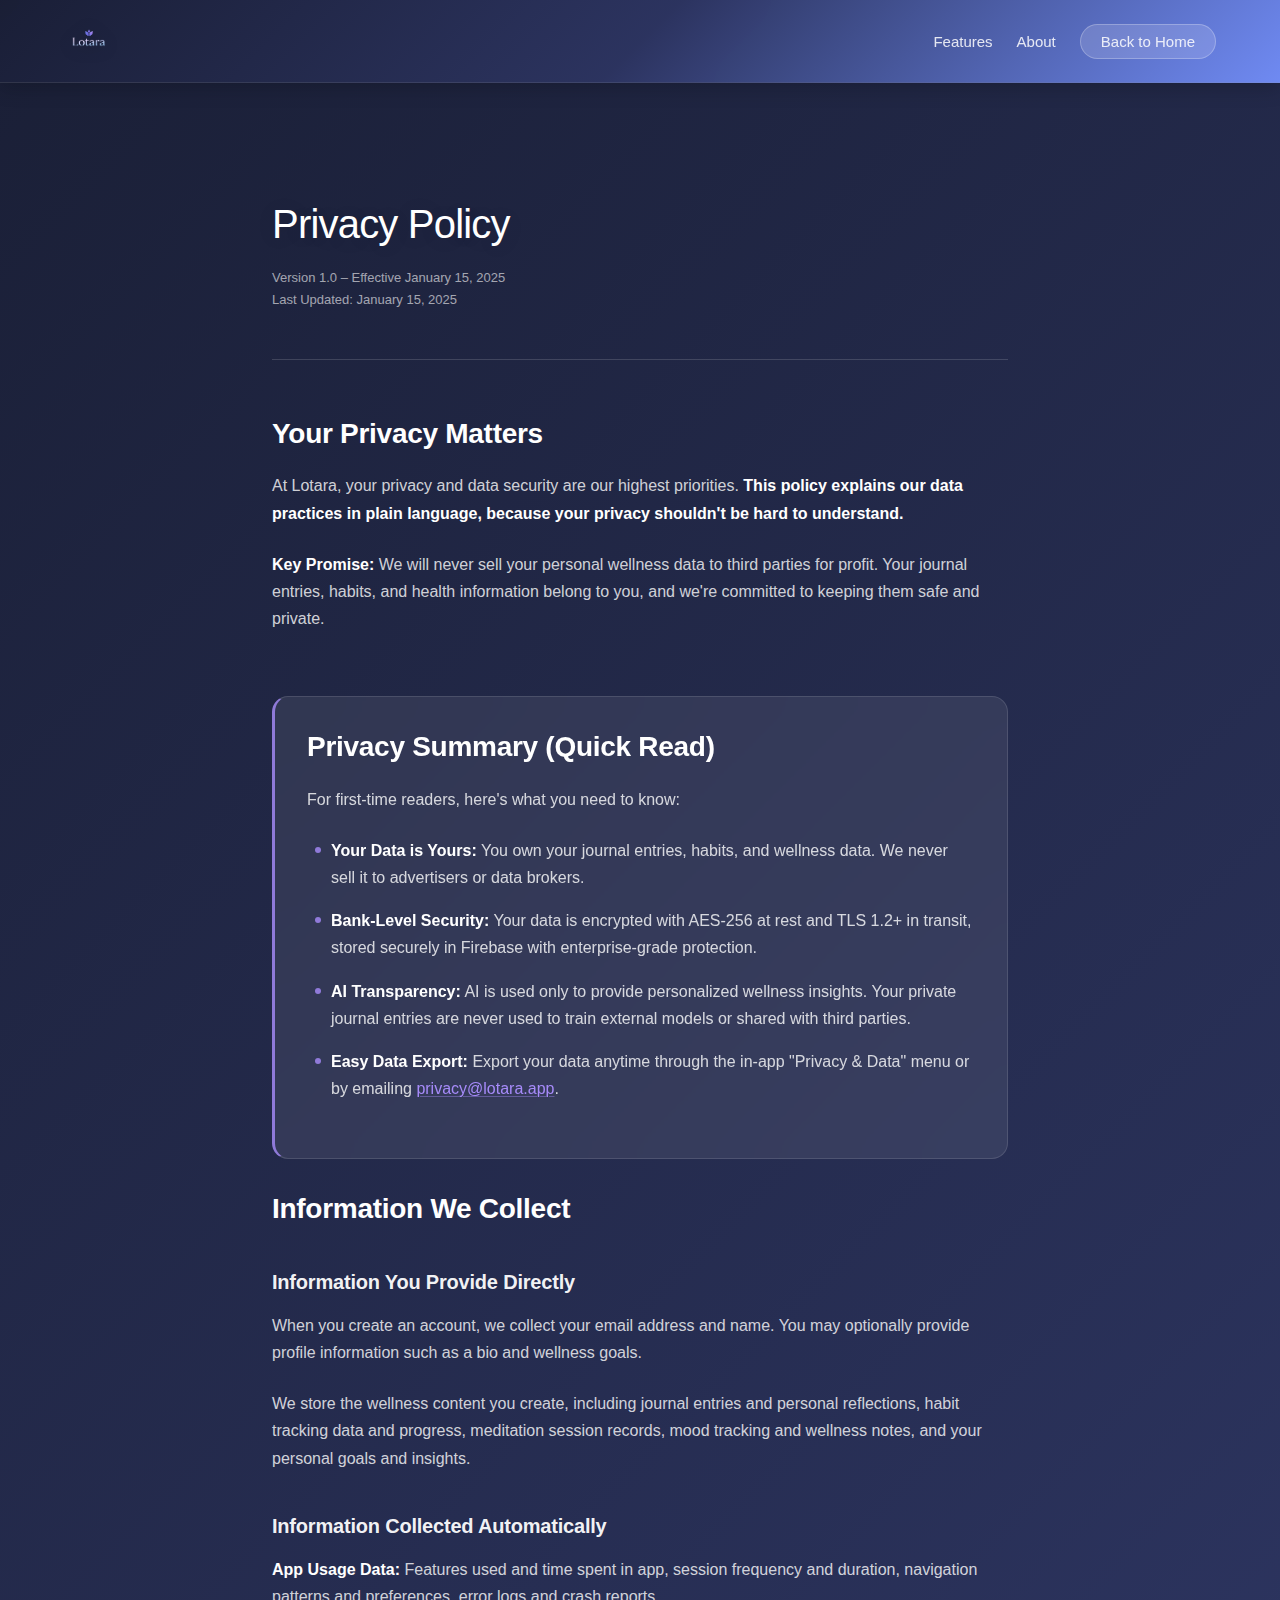
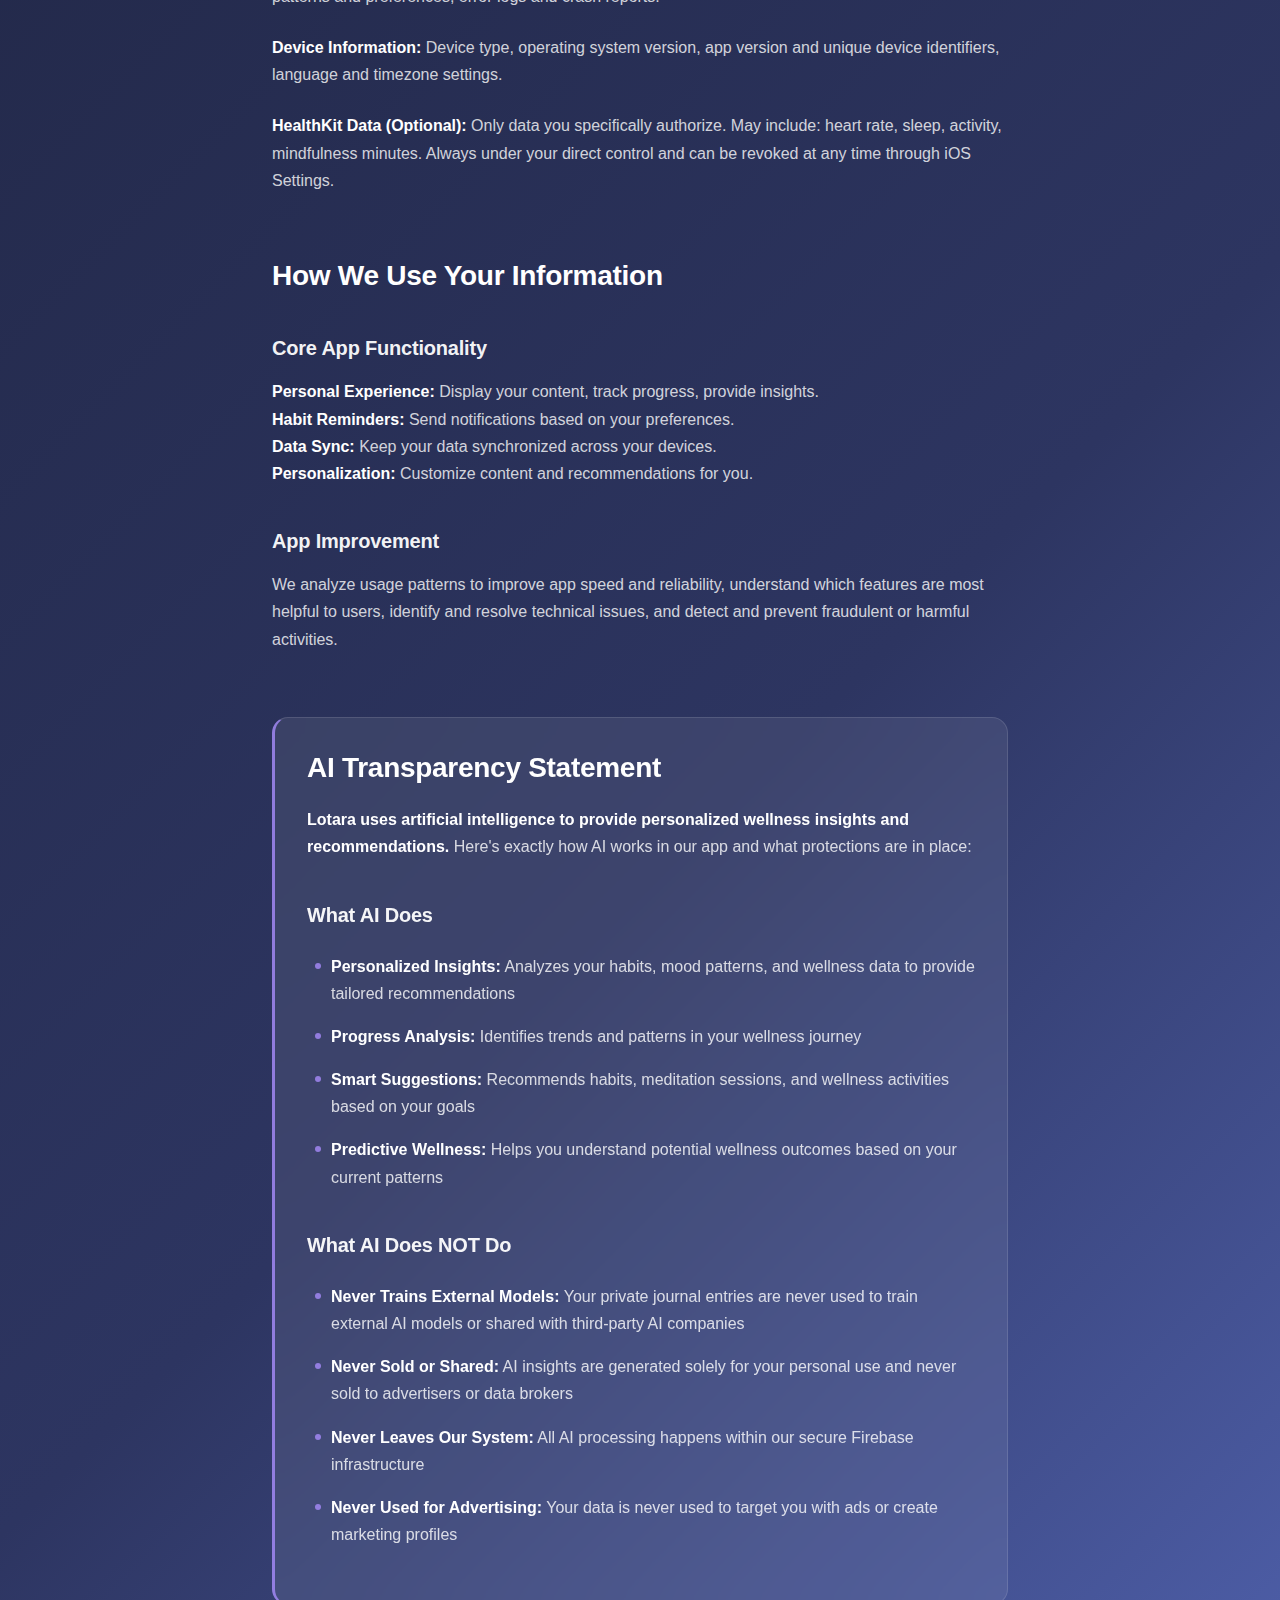
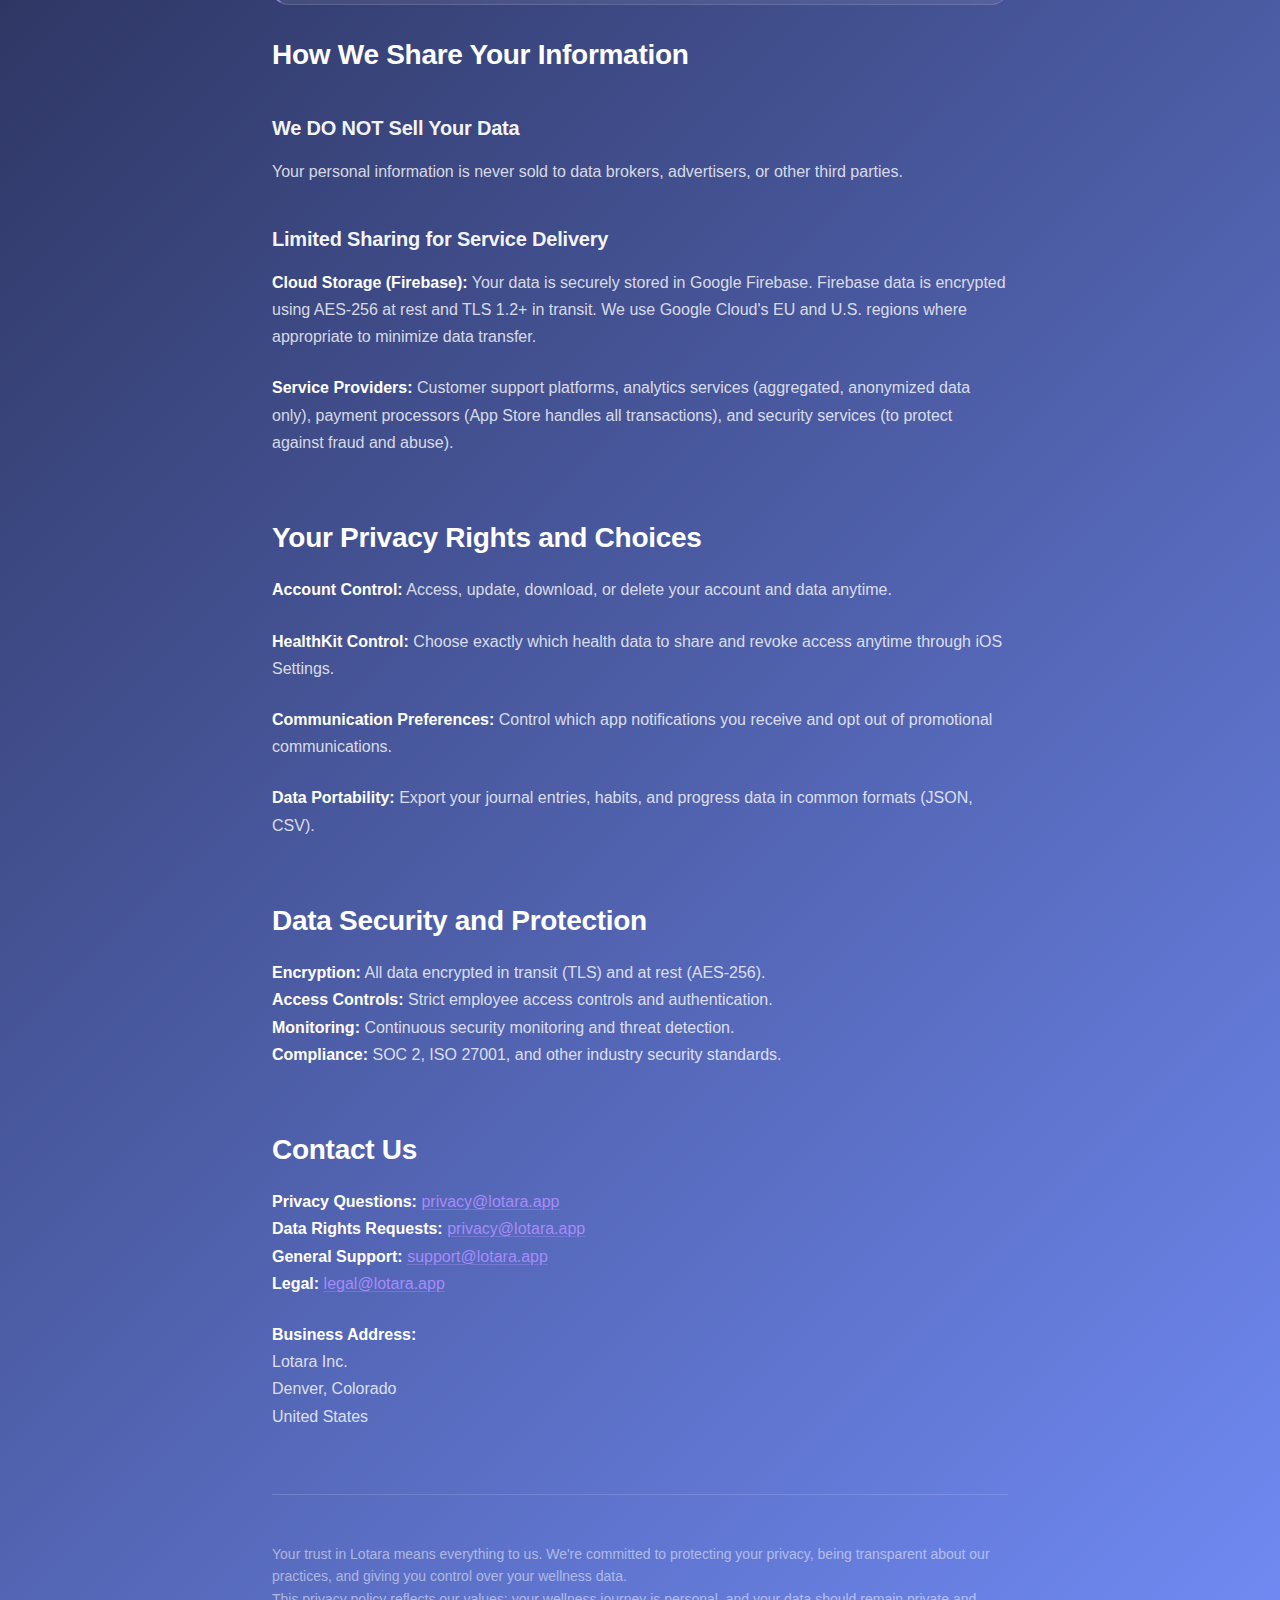
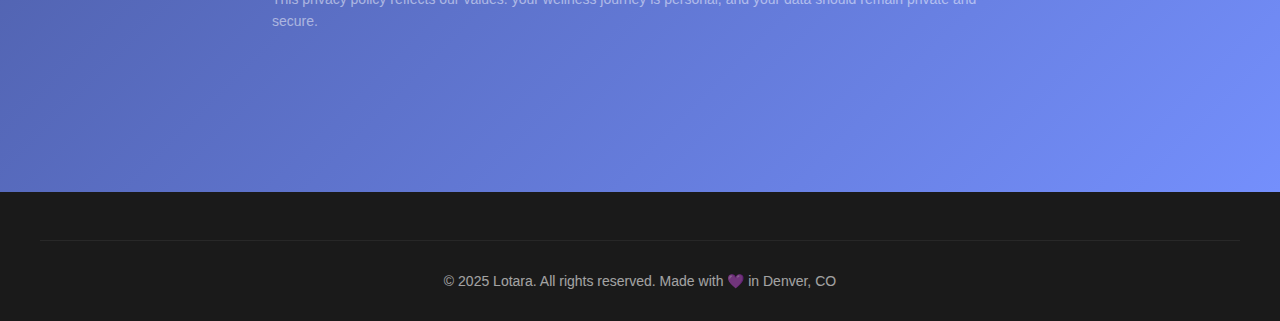
<file: privacy.html>
<!DOCTYPE html>
<html lang="en">
<head>
    <meta charset="UTF-8">
    <meta name="viewport" content="width=device-width, initial-scale=1.0">
    <meta name="description" content="Lotara Privacy Policy - Your privacy and data security are our highest priorities.">
    <title>Privacy Policy - Lotara</title>
    <link rel="stylesheet" href="css/styles.css">
    <link rel="stylesheet" href="css/legal.css">
</head>
<body>
    <!-- Navigation -->
    <nav class="nav nav-legal">
        <div class="nav-container">
            <a href="index.html" class="logo-link">
                <img src="assets/images/lotara-logo.png" alt="Lotara" class="logo-img-legal">
            </a>
            <div class="nav-links">
                <a href="index.html#features">Features</a>
                <a href="index.html#about">About</a>
                <a href="index.html" class="btn-back-home">Back to Home</a>
            </div>
        </div>
    </nav>

    <!-- Legal Content -->
    <div class="legal-page">
        <div class="legal-container">
            <div class="legal-header">
                <h1>Privacy Policy</h1>
                <p class="legal-version">Version 1.0 – Effective January 15, 2025</p>
                <p class="legal-updated">Last Updated: January 15, 2025</p>
            </div>

            <div class="legal-content">
                <section class="legal-section">
                    <h2>Your Privacy Matters</h2>
                    <p>At Lotara, your privacy and data security are our highest priorities. <strong>This policy explains our data practices in plain language, because your privacy shouldn't be hard to understand.</strong></p>
                    <p><strong>Key Promise:</strong> We will never sell your personal wellness data to third parties for profit. Your journal entries, habits, and health information belong to you, and we're committed to keeping them safe and private.</p>
                </section>

                <section class="legal-section highlight">
                    <h2>Privacy Summary (Quick Read)</h2>
                    <p>For first-time readers, here's what you need to know:</p>
                    <ul>
                        <li><strong>Your Data is Yours:</strong> You own your journal entries, habits, and wellness data. We never sell it to advertisers or data brokers.</li>
                        <li><strong>Bank-Level Security:</strong> Your data is encrypted with AES-256 at rest and TLS 1.2+ in transit, stored securely in Firebase with enterprise-grade protection.</li>
                        <li><strong>AI Transparency:</strong> AI is used only to provide personalized wellness insights. Your private journal entries are never used to train external models or shared with third parties.</li>
                        <li><strong>Easy Data Export:</strong> Export your data anytime through the in-app "Privacy & Data" menu or by emailing <a href="mailto:privacy@lotara.app">privacy@lotara.app</a>.</li>
                    </ul>
                </section>

                <section class="legal-section">
                    <h2>Information We Collect</h2>
                    
                    <h3>Information You Provide Directly</h3>
                    <p>When you create an account, we collect your email address and name. You may optionally provide profile information such as a bio and wellness goals.</p>
                    <p>We store the wellness content you create, including journal entries and personal reflections, habit tracking data and progress, meditation session records, mood tracking and wellness notes, and your personal goals and insights.</p>

                    <h3>Information Collected Automatically</h3>
                    <p><strong>App Usage Data:</strong> Features used and time spent in app, session frequency and duration, navigation patterns and preferences, error logs and crash reports.</p>
                    <p><strong>Device Information:</strong> Device type, operating system version, app version and unique device identifiers, language and timezone settings.</p>
                    <p><strong>HealthKit Data (Optional):</strong> Only data you specifically authorize. May include: heart rate, sleep, activity, mindfulness minutes. Always under your direct control and can be revoked at any time through iOS Settings.</p>
                </section>

                <section class="legal-section">
                    <h2>How We Use Your Information</h2>
                    
                    <h3>Core App Functionality</h3>
                    <p><strong>Personal Experience:</strong> Display your content, track progress, provide insights.<br>
                    <strong>Habit Reminders:</strong> Send notifications based on your preferences.<br>
                    <strong>Data Sync:</strong> Keep your data synchronized across your devices.<br>
                    <strong>Personalization:</strong> Customize content and recommendations for you.</p>

                    <h3>App Improvement</h3>
                    <p>We analyze usage patterns to improve app speed and reliability, understand which features are most helpful to users, identify and resolve technical issues, and detect and prevent fraudulent or harmful activities.</p>
                </section>

                <section class="legal-section highlight">
                    <h2>AI Transparency Statement</h2>
                    <p><strong>Lotara uses artificial intelligence to provide personalized wellness insights and recommendations.</strong> Here's exactly how AI works in our app and what protections are in place:</p>
                    
                    <h3>What AI Does</h3>
                    <ul>
                        <li><strong>Personalized Insights:</strong> Analyzes your habits, mood patterns, and wellness data to provide tailored recommendations</li>
                        <li><strong>Progress Analysis:</strong> Identifies trends and patterns in your wellness journey</li>
                        <li><strong>Smart Suggestions:</strong> Recommends habits, meditation sessions, and wellness activities based on your goals</li>
                        <li><strong>Predictive Wellness:</strong> Helps you understand potential wellness outcomes based on your current patterns</li>
                    </ul>

                    <h3>What AI Does NOT Do</h3>
                    <ul>
                        <li><strong>Never Trains External Models:</strong> Your private journal entries are never used to train external AI models or shared with third-party AI companies</li>
                        <li><strong>Never Sold or Shared:</strong> AI insights are generated solely for your personal use and never sold to advertisers or data brokers</li>
                        <li><strong>Never Leaves Our System:</strong> All AI processing happens within our secure Firebase infrastructure</li>
                        <li><strong>Never Used for Advertising:</strong> Your data is never used to target you with ads or create marketing profiles</li>
                    </ul>
                </section>

                <section class="legal-section">
                    <h2>How We Share Your Information</h2>
                    
                    <h3>We DO NOT Sell Your Data</h3>
                    <p>Your personal information is never sold to data brokers, advertisers, or other third parties.</p>

                    <h3>Limited Sharing for Service Delivery</h3>
                    <p><strong>Cloud Storage (Firebase):</strong> Your data is securely stored in Google Firebase. Firebase data is encrypted using AES-256 at rest and TLS 1.2+ in transit. We use Google Cloud's EU and U.S. regions where appropriate to minimize data transfer.</p>
                    <p><strong>Service Providers:</strong> Customer support platforms, analytics services (aggregated, anonymized data only), payment processors (App Store handles all transactions), and security services (to protect against fraud and abuse).</p>
                </section>

                <section class="legal-section">
                    <h2>Your Privacy Rights and Choices</h2>
                    <p><strong>Account Control:</strong> Access, update, download, or delete your account and data anytime.</p>
                    <p><strong>HealthKit Control:</strong> Choose exactly which health data to share and revoke access anytime through iOS Settings.</p>
                    <p><strong>Communication Preferences:</strong> Control which app notifications you receive and opt out of promotional communications.</p>
                    <p><strong>Data Portability:</strong> Export your journal entries, habits, and progress data in common formats (JSON, CSV).</p>
                </section>

                <section class="legal-section">
                    <h2>Data Security and Protection</h2>
                    <p><strong>Encryption:</strong> All data encrypted in transit (TLS) and at rest (AES-256).<br>
                    <strong>Access Controls:</strong> Strict employee access controls and authentication.<br>
                    <strong>Monitoring:</strong> Continuous security monitoring and threat detection.<br>
                    <strong>Compliance:</strong> SOC 2, ISO 27001, and other industry security standards.</p>
                </section>

                <section class="legal-section">
                    <h2>Contact Us</h2>
                    <p><strong>Privacy Questions:</strong> <a href="mailto:privacy@lotara.app">privacy@lotara.app</a><br>
                    <strong>Data Rights Requests:</strong> <a href="mailto:privacy@lotara.app">privacy@lotara.app</a><br>
                    <strong>General Support:</strong> <a href="mailto:support@lotara.app">support@lotara.app</a><br>
                    <strong>Legal:</strong> <a href="mailto:legal@lotara.app">legal@lotara.app</a></p>
                    
                    <p><strong>Business Address:</strong><br>
                    Lotara Inc.<br>
                    Denver, Colorado<br>
                    United States</p>
                </section>

                <section class="legal-footer">
                    <p>Your trust in Lotara means everything to us. We're committed to protecting your privacy, being transparent about our practices, and giving you control over your wellness data.</p>
                    <p>This privacy policy reflects our values: your wellness journey is personal, and your data should remain private and secure.</p>
                </section>
            </div>
        </div>
    </div>

    <!-- Footer -->
    <footer class="footer">
        <div class="container">
            <div class="footer-bottom">
                <p>&copy; 2025 Lotara. All rights reserved. Made with 💜 in Denver, CO</p>
            </div>
        </div>
    </footer>

    <script src="js/main.js"></script>
</body>
</html>
</file>
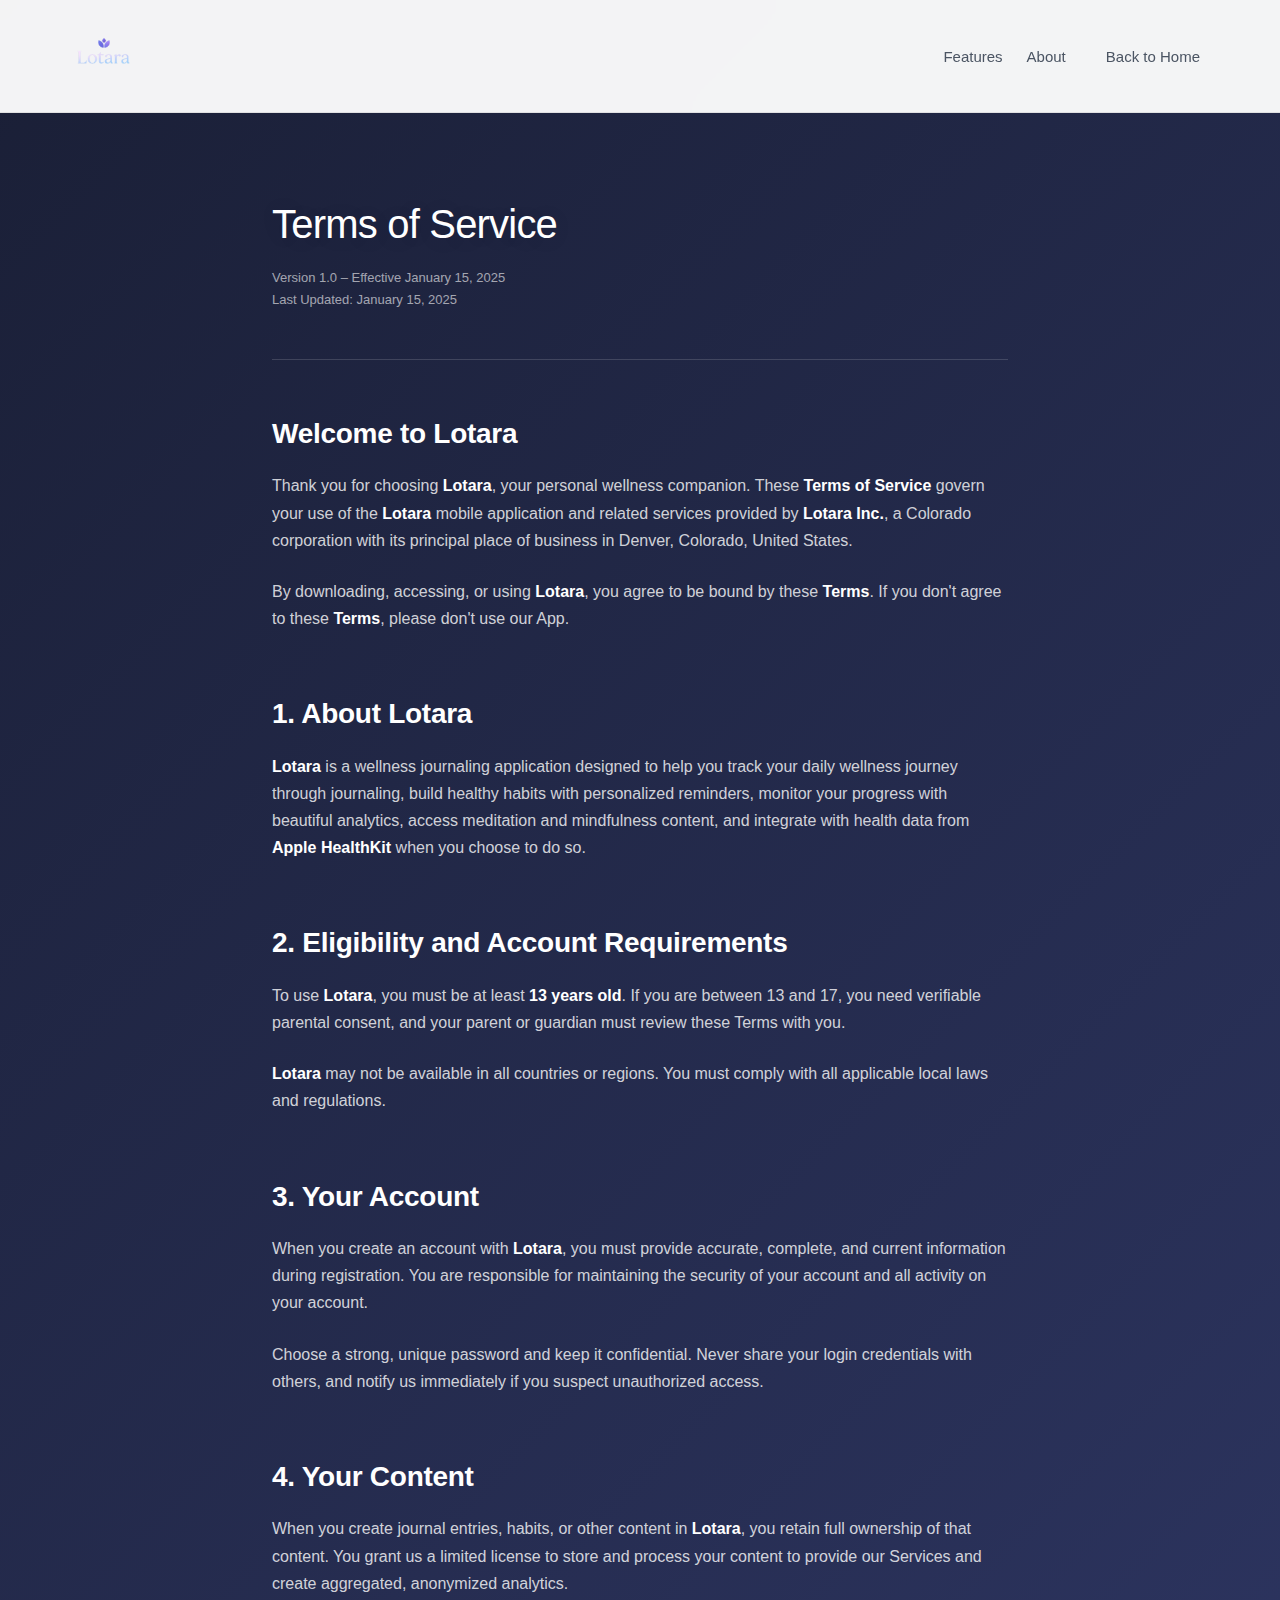
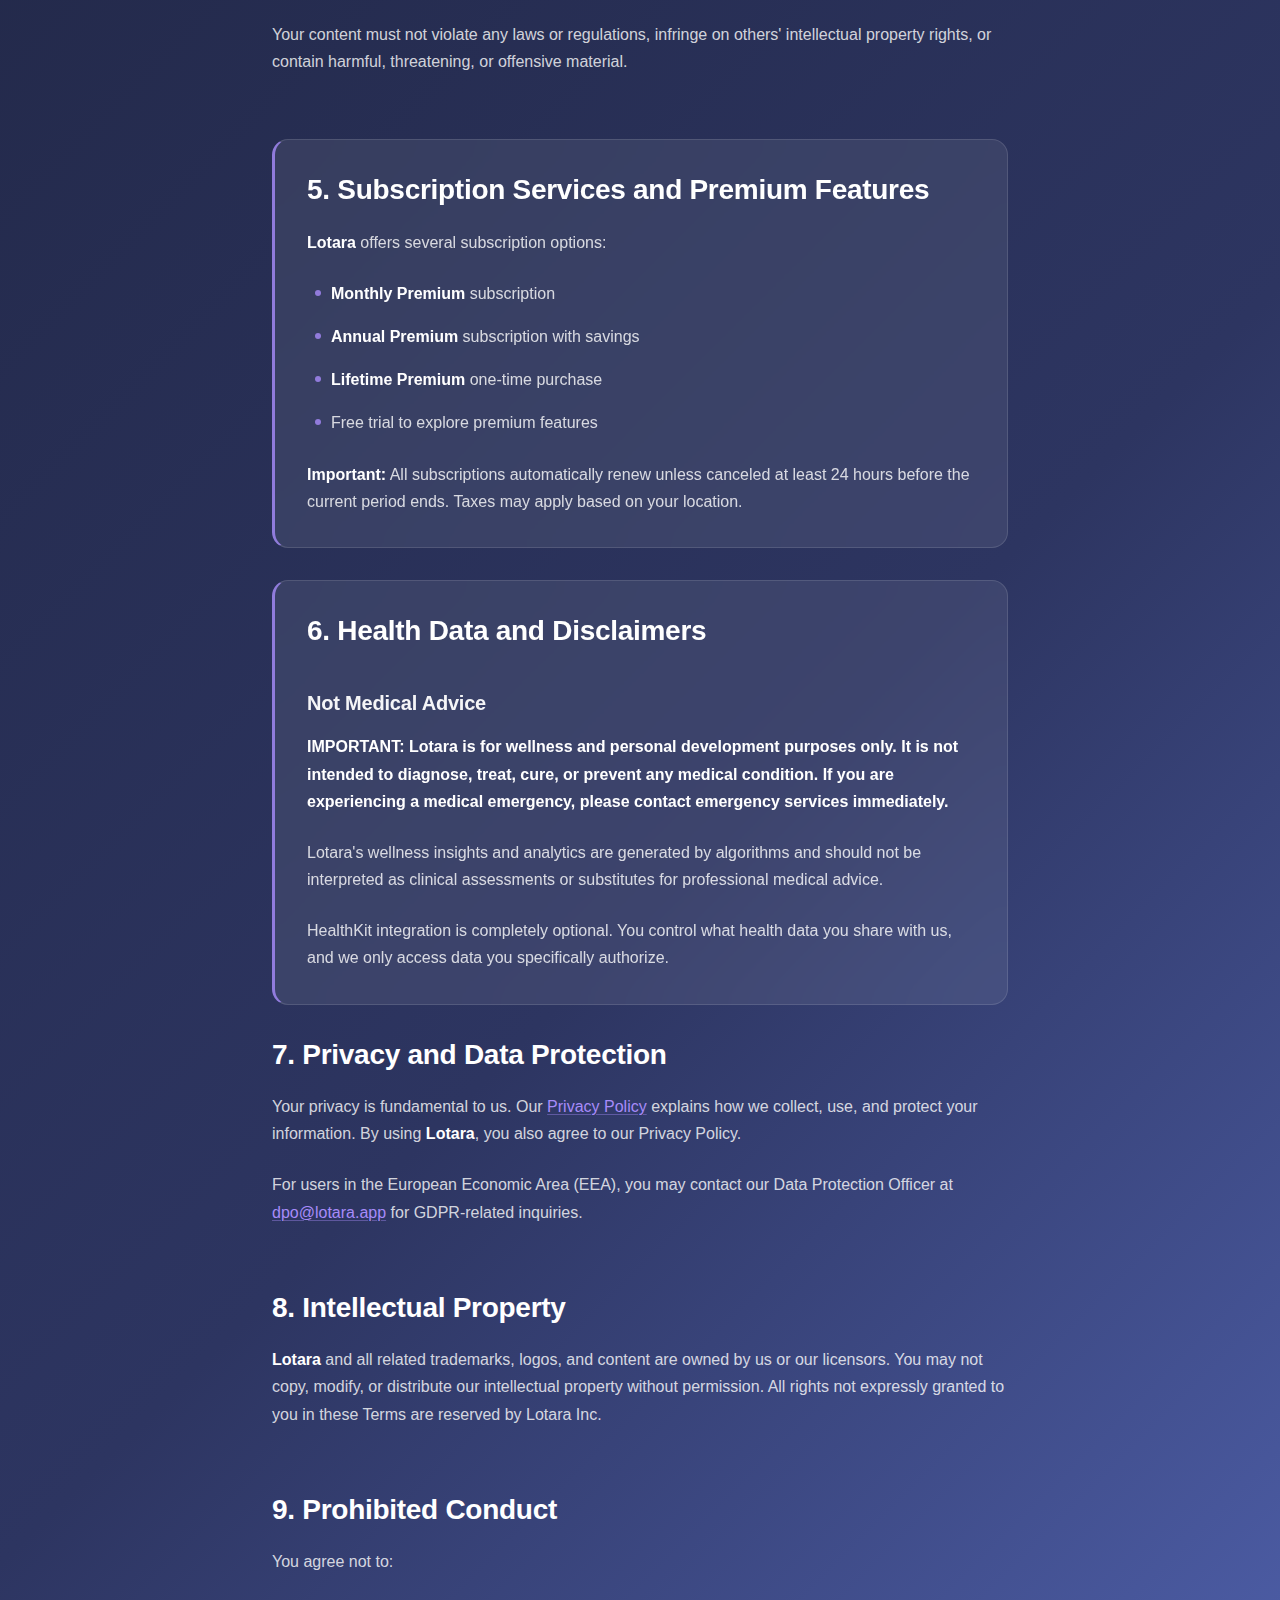
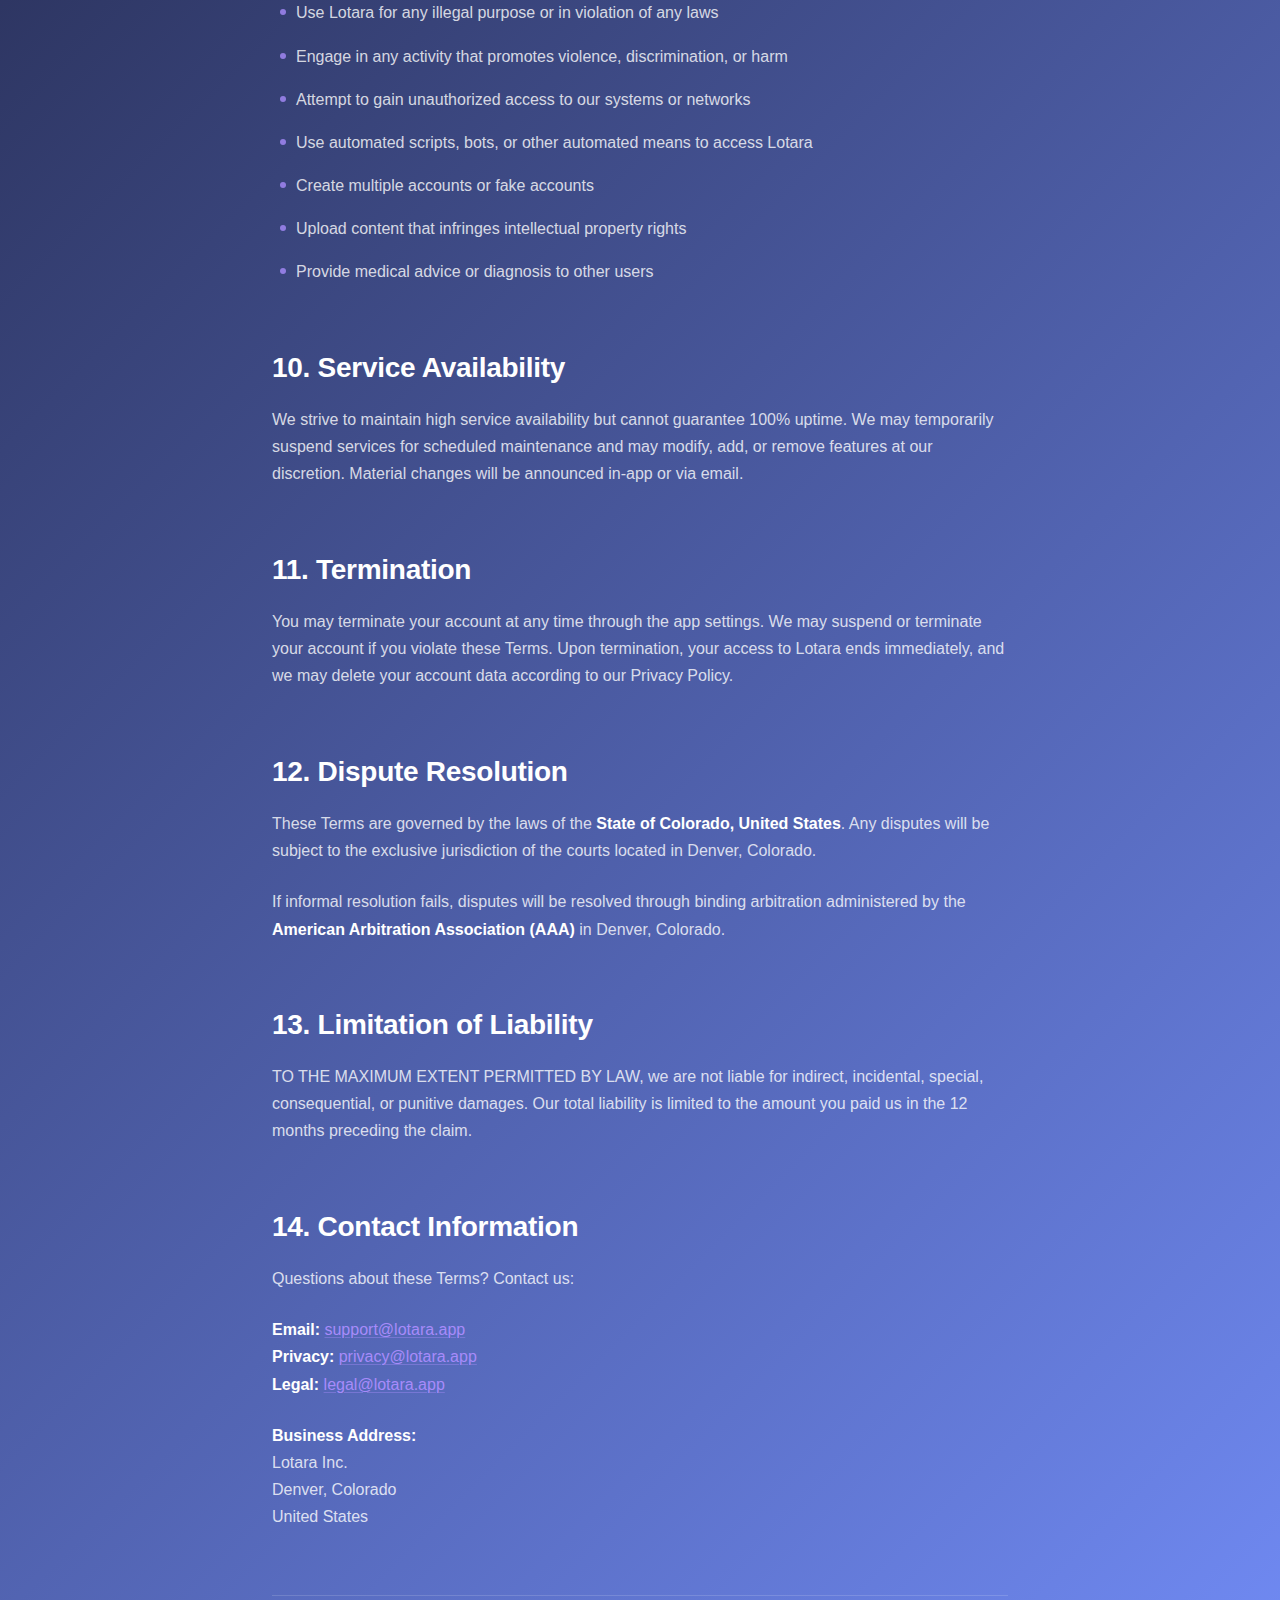
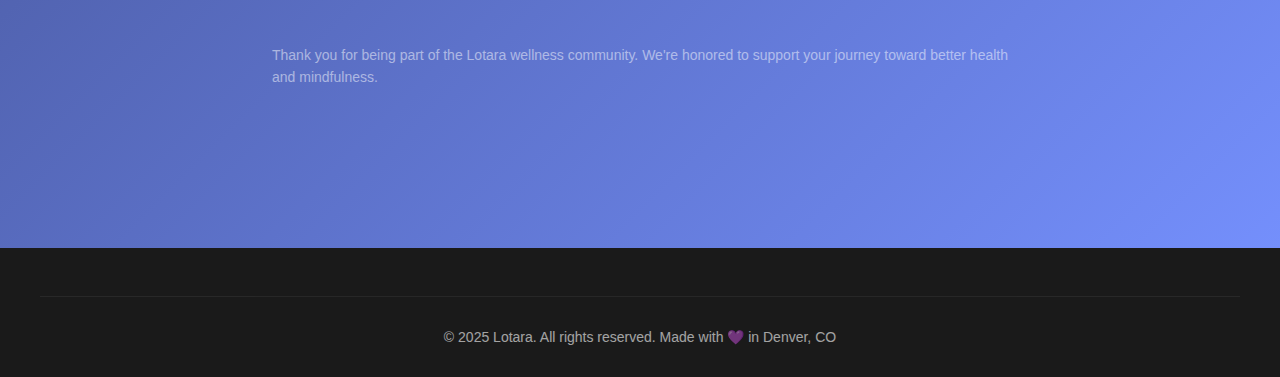
<file: terms.html>
<!DOCTYPE html>
<html lang="en">
<head>
    <meta charset="UTF-8">
    <meta name="viewport" content="width=device-width, initial-scale=1.0">
    <meta name="description" content="Lotara Terms of Service - Agreement governing your use of the Lotara wellness app.">
    <title>Terms of Service - Lotara</title>
    <link rel="stylesheet" href="css/styles.css">
    <link rel="stylesheet" href="css/legal.css">
</head>
<body>
    <!-- Navigation -->
    <nav class="nav scrolled">
        <div class="nav-container">
            <a href="index.html" class="logo-link">
                <img src="assets/images/lotara-logo.png" alt="Lotara" class="logo-img">
            </a>
            <div class="nav-links">
                <a href="index.html#features">Features</a>
                <a href="index.html#about">About</a>
                <a href="index.html" class="btn-login">Back to Home</a>
            </div>
        </div>
    </nav>

    <!-- Legal Content -->
    <div class="legal-page">
        <div class="legal-container">
            <div class="legal-header">
                <h1>Terms of Service</h1>
                <p class="legal-version">Version 1.0 – Effective January 15, 2025</p>
                <p class="legal-updated">Last Updated: January 15, 2025</p>
            </div>

            <div class="legal-content">
                <section class="legal-section">
                    <h2>Welcome to Lotara</h2>
                    <p>Thank you for choosing <strong>Lotara</strong>, your personal wellness companion. These <strong>Terms of Service</strong> govern your use of the <strong>Lotara</strong> mobile application and related services provided by <strong>Lotara Inc.</strong>, a Colorado corporation with its principal place of business in Denver, Colorado, United States.</p>
                    <p>By downloading, accessing, or using <strong>Lotara</strong>, you agree to be bound by these <strong>Terms</strong>. If you don't agree to these <strong>Terms</strong>, please don't use our App.</p>
                </section>

                <section class="legal-section">
                    <h2>1. About Lotara</h2>
                    <p><strong>Lotara</strong> is a wellness journaling application designed to help you track your daily wellness journey through journaling, build healthy habits with personalized reminders, monitor your progress with beautiful analytics, access meditation and mindfulness content, and integrate with health data from <strong>Apple HealthKit</strong> when you choose to do so.</p>
                </section>

                <section class="legal-section">
                    <h2>2. Eligibility and Account Requirements</h2>
                    <p>To use <strong>Lotara</strong>, you must be at least <strong>13 years old</strong>. If you are between 13 and 17, you need verifiable parental consent, and your parent or guardian must review these Terms with you.</p>
                    <p><strong>Lotara</strong> may not be available in all countries or regions. You must comply with all applicable local laws and regulations.</p>
                </section>

                <section class="legal-section">
                    <h2>3. Your Account</h2>
                    <p>When you create an account with <strong>Lotara</strong>, you must provide accurate, complete, and current information during registration. You are responsible for maintaining the security of your account and all activity on your account.</p>
                    <p>Choose a strong, unique password and keep it confidential. Never share your login credentials with others, and notify us immediately if you suspect unauthorized access.</p>
                </section>

                <section class="legal-section">
                    <h2>4. Your Content</h2>
                    <p>When you create journal entries, habits, or other content in <strong>Lotara</strong>, you retain full ownership of that content. You grant us a limited license to store and process your content to provide our Services and create aggregated, anonymized analytics.</p>
                    <p>Your content must not violate any laws or regulations, infringe on others' intellectual property rights, or contain harmful, threatening, or offensive material.</p>
                </section>

                <section class="legal-section highlight">
                    <h2>5. Subscription Services and Premium Features</h2>
                    <p><strong>Lotara</strong> offers several subscription options:</p>
                    <ul>
                        <li><strong>Monthly Premium</strong> subscription</li>
                        <li><strong>Annual Premium</strong> subscription with savings</li>
                        <li><strong>Lifetime Premium</strong> one-time purchase</li>
                        <li>Free trial to explore premium features</li>
                    </ul>
                    <p><strong>Important:</strong> All subscriptions automatically renew unless canceled at least 24 hours before the current period ends. Taxes may apply based on your location.</p>
                </section>

                <section class="legal-section highlight">
                    <h2>6. Health Data and Disclaimers</h2>
                    <h3>Not Medical Advice</h3>
                    <p><strong>IMPORTANT: Lotara is for wellness and personal development purposes only. It is not intended to diagnose, treat, cure, or prevent any medical condition. If you are experiencing a medical emergency, please contact emergency services immediately.</strong></p>
                    <p>Lotara's wellness insights and analytics are generated by algorithms and should not be interpreted as clinical assessments or substitutes for professional medical advice.</p>
                    <p>HealthKit integration is completely optional. You control what health data you share with us, and we only access data you specifically authorize.</p>
                </section>

                <section class="legal-section">
                    <h2>7. Privacy and Data Protection</h2>
                    <p>Your privacy is fundamental to us. Our <a href="privacy.html">Privacy Policy</a> explains how we collect, use, and protect your information. By using <strong>Lotara</strong>, you also agree to our Privacy Policy.</p>
                    <p>For users in the European Economic Area (EEA), you may contact our Data Protection Officer at <a href="mailto:dpo@lotara.app">dpo@lotara.app</a> for GDPR-related inquiries.</p>
                </section>

                <section class="legal-section">
                    <h2>8. Intellectual Property</h2>
                    <p><strong>Lotara</strong> and all related trademarks, logos, and content are owned by us or our licensors. You may not copy, modify, or distribute our intellectual property without permission. All rights not expressly granted to you in these Terms are reserved by Lotara Inc.</p>
                </section>

                <section class="legal-section">
                    <h2>9. Prohibited Conduct</h2>
                    <p>You agree not to:</p>
                    <ul>
                        <li>Use Lotara for any illegal purpose or in violation of any laws</li>
                        <li>Engage in any activity that promotes violence, discrimination, or harm</li>
                        <li>Attempt to gain unauthorized access to our systems or networks</li>
                        <li>Use automated scripts, bots, or other automated means to access Lotara</li>
                        <li>Create multiple accounts or fake accounts</li>
                        <li>Upload content that infringes intellectual property rights</li>
                        <li>Provide medical advice or diagnosis to other users</li>
                    </ul>
                </section>

                <section class="legal-section">
                    <h2>10. Service Availability</h2>
                    <p>We strive to maintain high service availability but cannot guarantee 100% uptime. We may temporarily suspend services for scheduled maintenance and may modify, add, or remove features at our discretion. Material changes will be announced in-app or via email.</p>
                </section>

                <section class="legal-section">
                    <h2>11. Termination</h2>
                    <p>You may terminate your account at any time through the app settings. We may suspend or terminate your account if you violate these Terms. Upon termination, your access to Lotara ends immediately, and we may delete your account data according to our Privacy Policy.</p>
                </section>

                <section class="legal-section">
                    <h2>12. Dispute Resolution</h2>
                    <p>These Terms are governed by the laws of the <strong>State of Colorado, United States</strong>. Any disputes will be subject to the exclusive jurisdiction of the courts located in Denver, Colorado.</p>
                    <p>If informal resolution fails, disputes will be resolved through binding arbitration administered by the <strong>American Arbitration Association (AAA)</strong> in Denver, Colorado.</p>
                </section>

                <section class="legal-section">
                    <h2>13. Limitation of Liability</h2>
                    <p>TO THE MAXIMUM EXTENT PERMITTED BY LAW, we are not liable for indirect, incidental, special, consequential, or punitive damages. Our total liability is limited to the amount you paid us in the 12 months preceding the claim.</p>
                </section>

                <section class="legal-section">
                    <h2>14. Contact Information</h2>
                    <p>Questions about these Terms? Contact us:</p>
                    <p><strong>Email:</strong> <a href="mailto:support@lotara.app">support@lotara.app</a><br>
                    <strong>Privacy:</strong> <a href="mailto:privacy@lotara.app">privacy@lotara.app</a><br>
                    <strong>Legal:</strong> <a href="mailto:legal@lotara.app">legal@lotara.app</a></p>
                    
                    <p><strong>Business Address:</strong><br>
                    Lotara Inc.<br>
                    Denver, Colorado<br>
                    United States</p>
                </section>

                <section class="legal-footer">
                    <p>Thank you for being part of the Lotara wellness community. We're honored to support your journey toward better health and mindfulness.</p>
                </section>
            </div>
        </div>
    </div>

    <!-- Footer -->
    <footer class="footer">
        <div class="container">
            <div class="footer-bottom">
                <p>&copy; 2025 Lotara. All rights reserved. Made with 💜 in Denver, CO</p>
            </div>
        </div>
    </footer>

    <script src="js/main.js"></script>
</body>
</html>
</file>
<file: css/styles.css>
/* ============================================
   LOTARA WEBSITE - CALM-INSPIRED DESIGN
   Matching iOS app's premium purple aesthetic
   ============================================ */

:root {
    /* Premium Purple Theme (from UltraPremiumDesign) */
    --purple-primary: #8b5cf6;
    --purple-deep: #7c3aed;
    --purple-light: #a78bfa;
    --purple-glow: rgba(139, 92, 246, 0.3);
    
    /* Neutral Colors */
    --white: #ffffff;
    --off-white: #f8f9fa;
    --gray-light: #e8e8e8;
    --gray-medium: #9ca3af;
    --gray-dark: #4b5563;
    --black: #1a1a1a;
    
    /* Spacing */
    --spacing-xs: 8px;
    --spacing-sm: 16px;
    --spacing-md: 24px;
    --spacing-lg: 32px;
    --spacing-xl: 48px;
    --spacing-xxl: 64px;
    
    /* Typography */
    --font-system: -apple-system, BlinkMacSystemFont, 'SF Pro Display', 'SF Pro Text', 'Helvetica Neue', Helvetica, Arial, sans-serif;
    
    /* Border Radius */
    --radius-sm: 8px;
    --radius-md: 16px;
    --radius-lg: 24px;
    --radius-pill: 999px;
    
    /* Shadows */
    --shadow-sm: 0 2px 8px rgba(0, 0, 0, 0.08);
    --shadow-md: 0 4px 16px rgba(0, 0, 0, 0.12);
    --shadow-lg: 0 8px 32px rgba(0, 0, 0, 0.16);
    --shadow-purple: 0 8px 32px var(--purple-glow);
}

/* ============================================
   RESET & BASE STYLES
   ============================================ */

* {
    margin: 0;
    padding: 0;
    box-sizing: border-box;
}

html {
    scroll-behavior: smooth;
}

body {
    font-family: var(--font-system);
    -webkit-font-smoothing: antialiased;
    -moz-osx-font-smoothing: grayscale;
    color: var(--black);
    overflow-x: hidden;
}

a {
    text-decoration: none;
    color: inherit;
}

button {
    border: none;
    background: none;
    cursor: pointer;
    font-family: inherit;
}

/* ============================================
   NAVIGATION
   ============================================ */

.nav {
    position: fixed;
    top: 0;
    left: 0;
    right: 0;
    z-index: 1000;
    background: rgba(255, 255, 255, 0.95);
    backdrop-filter: blur(20px);
    -webkit-backdrop-filter: blur(20px);
    border-bottom: 1px solid rgba(0, 0, 0, 0.08);
}

.nav-container {
    max-width: 1200px;
    margin: 0 auto;
    padding: 16px var(--spacing-md);
    display: flex;
    justify-content: space-between;
    align-items: center;
}

.logo-link {
    display: flex;
    align-items: center;
}

.logo-icon {
    height: 44px;
    width: 44px;
    transition: transform 0.3s ease;
    border-radius: 10px;
}

.logo-icon:hover {
    transform: scale(1.05);
}

.logo-img {
    height: 80px;
    width: auto;
    transition: transform 0.3s ease;
}

.logo-img:hover {
    transform: scale(1.05);
}

.logo {
    font-size: 28px;
    font-weight: 500;
    color: var(--purple-primary);
    font-style: italic;
    letter-spacing: -0.5px;
}

.nav-links {
    display: flex;
    align-items: center;
    gap: var(--spacing-md);
}

.nav-links a {
    font-size: 15px;
    font-weight: 400;
    color: var(--gray-dark);
    transition: color 0.2s ease;
}

.nav-links a:hover {
    color: var(--purple-primary);
}

.btn-login {
    padding: 8px 16px;
}

.btn-primary {
    padding: 10px 20px;
    background: var(--purple-primary);
    color: var(--white);
    border-radius: var(--radius-pill);
    font-weight: 500;
    transition: all 0.3s ease;
}

.btn-primary:hover {
    background: var(--purple-deep);
    transform: translateY(-1px);
    box-shadow: var(--shadow-purple);
}

/* ============================================
   HERO SECTION
   ============================================ */

.hero {
    position: relative;
    min-height: 100vh;
    display: flex;
    align-items: center;
    justify-content: center;
    padding: var(--spacing-xxl) var(--spacing-md);
    background: linear-gradient(135deg, 
        rgba(139, 92, 246, 0.9) 0%,
        rgba(124, 58, 237, 0.85) 50%,
        rgba(109, 40, 217, 0.9) 100%
    ),
    url('https://images.unsplash.com/photo-1506905925346-21bda4d32df4?w=1920&q=80');
    background-size: cover;
    background-position: center;
    background-attachment: fixed;
    color: var(--white);
    overflow: hidden;
}

.hero::before {
    content: '';
    position: absolute;
    top: 0;
    left: 0;
    right: 0;
    bottom: 0;
    background: radial-gradient(circle at 20% 50%, rgba(167, 139, 250, 0.3) 0%, transparent 50%),
                radial-gradient(circle at 80% 80%, rgba(139, 92, 246, 0.2) 0%, transparent 50%);
    pointer-events: none;
}

.hero-content {
    position: relative;
    z-index: 1;
    max-width: 700px;
    text-align: center;
}

.hero-title {
    font-size: clamp(48px, 8vw, 72px);
    font-weight: 300;
    line-height: 1.1;
    margin-bottom: var(--spacing-md);
    letter-spacing: -1px;
}

.hero-subtitle {
    font-size: clamp(18px, 3vw, 22px);
    font-weight: 300;
    line-height: 1.6;
    opacity: 0.95;
    margin-bottom: var(--spacing-xxl);
}

.hero-question {
    font-size: 20px;
    font-weight: 400;
    margin-bottom: var(--spacing-lg);
    opacity: 0.9;
}

/* ============================================
   ACTION BUTTONS (Calm-style pills)
   ============================================ */

.action-buttons {
    display: flex;
    flex-direction: column;
    gap: var(--spacing-sm);
    max-width: 500px;
    margin: 0 auto;
}

.action-btn {
    display: flex;
    align-items: center;
    gap: var(--spacing-sm);
    padding: 18px 24px;
    background: rgba(255, 255, 255, 0.95);
    backdrop-filter: blur(10px);
    border-radius: var(--radius-pill);
    color: var(--gray-dark);
    font-size: 17px;
    font-weight: 400;
    text-align: left;
    transition: all 0.3s ease;
    box-shadow: var(--shadow-md);
}

.action-btn:hover {
    background: var(--white);
    transform: translateY(-2px);
    box-shadow: var(--shadow-lg);
}

.action-btn:active {
    transform: translateY(0);
}

.action-icon {
    width: 24px;
    height: 24px;
    color: var(--purple-primary);
    flex-shrink: 0;
}

/* ============================================
   FEATURES SECTION
   ============================================ */

.features {
    padding: var(--spacing-xxl) var(--spacing-md);
    background: var(--off-white);
}

.container {
    max-width: 1200px;
    margin: 0 auto;
}

.section-title {
    font-size: clamp(36px, 5vw, 48px);
    font-weight: 300;
    text-align: center;
    margin-bottom: var(--spacing-xl);
    color: var(--black);
    letter-spacing: -0.5px;
}

.features-grid {
    display: grid;
    grid-template-columns: repeat(auto-fit, minmax(300px, 1fr));
    gap: var(--spacing-lg);
}

.feature-card {
    padding: var(--spacing-lg);
    background: var(--white);
    border-radius: var(--radius-lg);
    box-shadow: var(--shadow-sm);
    transition: all 0.3s ease;
}

.feature-card:hover {
    transform: translateY(-4px);
    box-shadow: var(--shadow-md);
}

.feature-icon {
    width: 56px;
    height: 56px;
    margin-bottom: var(--spacing-md);
    padding: 12px;
    border-radius: var(--radius-md);
    display: flex;
    align-items: center;
    justify-content: center;
}

.feature-icon svg {
    width: 100%;
    height: 100%;
}

.journal-icon {
    background: linear-gradient(135deg, rgba(139, 92, 246, 0.15), rgba(167, 139, 250, 0.15));
    color: var(--purple-primary);
}

.meditation-icon {
    background: linear-gradient(135deg, rgba(99, 102, 241, 0.15), rgba(129, 140, 248, 0.15));
    color: #6366f1;
}

.habits-icon {
    background: linear-gradient(135deg, rgba(34, 197, 94, 0.15), rgba(74, 222, 128, 0.15));
    color: #22c55e;
}

.mood-icon {
    background: linear-gradient(135deg, rgba(251, 146, 60, 0.15), rgba(253, 186, 116, 0.15));
    color: #fb923c;
}

.health-icon {
    background: linear-gradient(135deg, rgba(239, 68, 68, 0.15), rgba(248, 113, 113, 0.15));
    color: #ef4444;
}

.analytics-icon {
    background: linear-gradient(135deg, rgba(168, 85, 247, 0.15), rgba(192, 132, 252, 0.15));
    color: #a855f7;
}

.feature-card h3 {
    font-size: 24px;
    font-weight: 500;
    margin-bottom: var(--spacing-sm);
    color: var(--black);
}

.feature-card p {
    font-size: 16px;
    line-height: 1.6;
    color: var(--gray-dark);
    font-weight: 300;
}

/* ============================================
   DOWNLOAD SECTION
   ============================================ */

.download {
    padding: var(--spacing-xxl) var(--spacing-md);
    background: linear-gradient(135deg, var(--purple-primary), var(--purple-deep));
    color: var(--white);
    text-align: center;
}

.download .section-title {
    color: var(--white);
}

.download-subtitle {
    font-size: 20px;
    font-weight: 300;
    margin-bottom: var(--spacing-lg);
    opacity: 0.9;
}

.app-store-btn {
    display: inline-flex;
    align-items: center;
    gap: var(--spacing-sm);
    padding: 12px 24px;
    background: var(--black);
    color: var(--white);
    border-radius: var(--radius-md);
    font-size: 14px;
    transition: all 0.3s ease;
}

.app-store-btn:hover {
    transform: translateY(-2px);
    box-shadow: var(--shadow-lg);
}

.store-text {
    font-size: 11px;
    opacity: 0.8;
}

.store-name {
    font-size: 18px;
    font-weight: 500;
}

/* ============================================
   FOOTER
   ============================================ */

.footer {
    background: var(--black);
    color: var(--white);
    padding: var(--spacing-xl) var(--spacing-md) var(--spacing-lg);
}

.footer-content {
    display: grid;
    grid-template-columns: 2fr 3fr;
    gap: var(--spacing-xl);
    margin-bottom: var(--spacing-lg);
}

.footer-logo {
    height: 50px;
    width: auto;
    margin-bottom: var(--spacing-sm);
    filter: brightness(0) invert(1); /* Makes logo white */
}

.footer-icon {
    height: 60px;
    width: 60px;
    margin-bottom: var(--spacing-sm);
    border-radius: 12px;
}

.footer-brand p {
    margin-top: var(--spacing-sm);
    opacity: 0.7;
    font-weight: 300;
}

.footer-links {
    display: grid;
    grid-template-columns: repeat(3, 1fr);
    gap: var(--spacing-lg);
}

.footer-column h4 {
    font-size: 14px;
    font-weight: 500;
    margin-bottom: var(--spacing-sm);
    text-transform: uppercase;
    letter-spacing: 1px;
    opacity: 0.6;
}

.footer-column a {
    display: block;
    margin-bottom: 8px;
    opacity: 0.8;
    font-size: 15px;
    font-weight: 300;
    transition: opacity 0.2s ease;
}

.footer-column a:hover {
    opacity: 1;
}

.footer-bottom {
    padding-top: var(--spacing-lg);
    border-top: 1px solid rgba(255, 255, 255, 0.1);
    text-align: center;
    opacity: 0.6;
    font-size: 14px;
    font-weight: 300;
}

/* ============================================
   RESPONSIVE DESIGN
   ============================================ */

@media (max-width: 768px) {
    .nav-links {
        gap: var(--spacing-sm);
    }
    
    .nav-links a {
        font-size: 14px;
    }
    
    .btn-primary {
        padding: 8px 16px;
        font-size: 14px;
    }
    
    .hero {
        padding: var(--spacing-xl) var(--spacing-md);
        background-attachment: scroll;
    }
    
    .action-btn {
        padding: 16px 20px;
        font-size: 16px;
    }
    
    .features-grid {
        grid-template-columns: 1fr;
    }
    
    .footer-content {
        grid-template-columns: 1fr;
    }
    
    .footer-links {
        grid-template-columns: 1fr;
    }
}

@media (max-width: 480px) {
    .nav-container {
        padding: var(--spacing-xs) var(--spacing-sm);
    }
    
    .logo {
        font-size: 24px;
    }
    
    .nav-links a:not(.btn-primary) {
        display: none;
    }
}

/* ============================================
   ANIMATIONS
   ============================================ */

@keyframes fadeInUp {
    from {
        opacity: 0;
        transform: translateY(30px);
    }
    to {
        opacity: 1;
        transform: translateY(0);
    }
}

.hero-content > * {
    animation: fadeInUp 0.8s ease forwards;
    opacity: 0;
}

.hero-title {
    animation-delay: 0.1s;
}

.hero-subtitle {
    animation-delay: 0.2s;
}

.hero-question {
    animation-delay: 0.3s;
}

.action-buttons {
    animation-delay: 0.4s;
}

.action-btn {
    opacity: 0;
    animation: fadeInUp 0.6s ease forwards;
}

.action-btn:nth-child(1) { animation-delay: 0.5s; }
.action-btn:nth-child(2) { animation-delay: 0.6s; }
.action-btn:nth-child(3) { animation-delay: 0.7s; }
.action-btn:nth-child(4) { animation-delay: 0.8s; }
.action-btn:nth-child(5) { animation-delay: 0.9s; }
</file>
<file: css/enhancements.css>
/* ============================================
   PREMIUM AESTHETIC ENHANCEMENTS
   Additional polish for Lotara website
   ============================================ */

/* Enhanced Typography */
.hero-title {
    letter-spacing: -2px !important;
    text-shadow: 0 2px 20px rgba(0, 0, 0, 0.1);
}

.hero-subtitle {
    letter-spacing: 0.3px;
    line-height: 1.8 !important;
}

/* Premium Button Hover Effects */
.action-btn {
    transition: all 0.4s cubic-bezier(0.4, 0, 0.2, 1) !important;
    position: relative;
    overflow: hidden;
}

.action-btn::before {
    content: '';
    position: absolute;
    top: 50%;
    left: 50%;
    width: 0;
    height: 0;
    border-radius: 50%;
    background: rgba(255, 255, 255, 0.1);
    transform: translate(-50%, -50%);
    transition: width 0.6s, height 0.6s;
}

.action-btn:hover::before {
    width: 300px;
    height: 300px;
}

.action-btn:hover {
    transform: translateY(-4px) scale(1.02);
    box-shadow: 0 12px 40px rgba(139, 92, 246, 0.3);
}

.action-btn:active {
    transform: translateY(-2px) scale(0.98);
}

/* Enhanced Feature Cards with Glassmorphism */
.feature-card {
    transition: all 0.5s cubic-bezier(0.4, 0, 0.2, 1);
    backdrop-filter: blur(20px);
    border: 1px solid rgba(255, 255, 255, 0.1);
}

.feature-card:hover {
    transform: translateY(-12px) scale(1.02);
    box-shadow: 
        0 20px 60px rgba(139, 92, 246, 0.2),
        0 0 0 1px rgba(255, 255, 255, 0.2);
    backdrop-filter: blur(30px);
}

.feature-card:hover .feature-icon {
    transform: scale(1.1) rotate(5deg);
}

.feature-icon {
    transition: all 0.5s cubic-bezier(0.4, 0, 0.2, 1);
}

/* Smooth Scroll Reveal Animations */
.feature-card,
.action-btn {
    opacity: 0;
    animation: fadeInUp 0.8s ease forwards;
}

.feature-card:nth-child(1) { animation-delay: 0.1s; }
.feature-card:nth-child(2) { animation-delay: 0.2s; }
.feature-card:nth-child(3) { animation-delay: 0.3s; }
.feature-card:nth-child(4) { animation-delay: 0.4s; }
.feature-card:nth-child(5) { animation-delay: 0.5s; }
.feature-card:nth-child(6) { animation-delay: 0.6s; }

.action-btn:nth-child(1) { animation-delay: 0.2s; }
.action-btn:nth-child(2) { animation-delay: 0.3s; }
.action-btn:nth-child(3) { animation-delay: 0.4s; }
.action-btn:nth-child(4) { animation-delay: 0.5s; }
.action-btn:nth-child(5) { animation-delay: 0.6s; }

@keyframes fadeInUp {
    from {
        opacity: 0;
        transform: translateY(30px);
    }
    to {
        opacity: 1;
        transform: translateY(0);
    }
}

/* Enhanced Section Titles */
.section-title {
    letter-spacing: -1px;
    text-shadow: 0 2px 20px rgba(0, 0, 0, 0.05);
    position: relative;
    display: inline-block;
}

.section-title::after {
    content: '';
    position: absolute;
    bottom: -12px;
    left: 50%;
    transform: translateX(-50%);
    width: 60px;
    height: 3px;
    background: linear-gradient(90deg, transparent, var(--purple-primary), transparent);
    border-radius: 2px;
}

/* Premium App Store Button */
.app-store-btn {
    transition: all 0.4s cubic-bezier(0.4, 0, 0.2, 1);
    position: relative;
    overflow: hidden;
}

.app-store-btn::before {
    content: '';
    position: absolute;
    top: 0;
    left: -100%;
    width: 100%;
    height: 100%;
    background: linear-gradient(90deg, transparent, rgba(255, 255, 255, 0.1), transparent);
    transition: left 0.6s;
}

.app-store-btn:hover::before {
    left: 100%;
}

.app-store-btn:hover {
    transform: translateY(-4px) scale(1.05);
    box-shadow: 0 12px 40px rgba(139, 92, 246, 0.4);
}

/* Subtle Parallax Effect for Hero Content */
.hero-content {
    animation: gentleFloat 6s ease-in-out infinite;
}

@keyframes gentleFloat {
    0%, 100% {
        transform: translateY(0px);
    }
    50% {
        transform: translateY(-10px);
    }
}

/* Enhanced Navigation Blur */
.nav.scrolled {
    backdrop-filter: blur(30px) saturate(180%);
    box-shadow: 0 4px 30px rgba(0, 0, 0, 0.1);
}

/* Premium Footer Styling */
.footer {
    backdrop-filter: blur(20px);
    border-top: 1px solid rgba(255, 255, 255, 0.05);
}

.footer-logo {
    transition: all 0.3s ease;
}

.footer-logo:hover {
    transform: scale(1.05);
    filter: brightness(1.2);
}

/* Smooth Link Hover Effects */
.footer-column a,
.nav-links a {
    position: relative;
    transition: all 0.3s ease;
}

.footer-column a::after,
.nav-links a::after {
    content: '';
    position: absolute;
    bottom: -2px;
    left: 0;
    width: 0;
    height: 1px;
    background: currentColor;
    transition: width 0.3s ease;
}

.footer-column a:hover::after,
.nav-links a:hover::after {
    width: 100%;
}

/* Enhanced Download Section */
.download {
    position: relative;
}

.download::before {
    content: '';
    position: absolute;
    top: 0;
    left: 0;
    right: 0;
    height: 1px;
    background: linear-gradient(90deg, transparent, rgba(255, 255, 255, 0.2), transparent);
}

/* Subtle Glow on Interactive Elements */
.action-btn:hover,
.feature-card:hover,
.app-store-btn:hover {
    box-shadow: 
        0 0 40px rgba(139, 92, 246, 0.3),
        0 20px 60px rgba(139, 92, 246, 0.2);
}

/* Enhanced Logo Animation */
.logo-img {
    transition: all 0.4s cubic-bezier(0.4, 0, 0.2, 1);
}

.logo-img:hover {
    transform: scale(1.05);
    filter: drop-shadow(0 4px 20px rgba(139, 92, 246, 0.4));
}

/* Smooth Color Transitions */
* {
    transition-property: color, background-color, border-color, text-decoration-color, fill, stroke;
    transition-timing-function: cubic-bezier(0.4, 0, 0.2, 1);
    transition-duration: 200ms;
}

/* Premium Selection Styling */
::selection {
    background-color: rgba(139, 92, 246, 0.3);
    color: white;
}

::-moz-selection {
    background-color: rgba(139, 92, 246, 0.3);
    color: white;
}

/* Smooth Scrollbar */
::-webkit-scrollbar {
    width: 10px;
}

::-webkit-scrollbar-track {
    background: rgba(0, 0, 0, 0.05);
}

::-webkit-scrollbar-thumb {
    background: linear-gradient(180deg, var(--purple-primary), var(--purple-deep));
    border-radius: 5px;
}

::-webkit-scrollbar-thumb:hover {
    background: var(--purple-deep);
}

/* Reduced Motion for Accessibility */
@media (prefers-reduced-motion: reduce) {
    *,
    *::before,
    *::after {
        animation-duration: 0.01ms !important;
        animation-iteration-count: 1 !important;
        transition-duration: 0.01ms !important;
    }
}
</file>
<file: css/premium.css>
/* ============================================
   PREMIUM SECTION STYLING
   Beautiful pricing cards and premium features
   ============================================ */

.premium {
    padding: var(--spacing-xxl) var(--spacing-md);
    background: linear-gradient(
        135deg,
        #8b5cf6 0%,
        #a78bfa 25%,
        #6366f1 50%,
        #8b5cf6 75%,
        #7c3aed 100%
    );
    background-size: 400% 400%;
    animation: breathingGradient 20s ease-in-out infinite;
    color: var(--white);
    position: relative;
    overflow: hidden;
}

.premium::before {
    content: '';
    position: absolute;
    top: -30%;
    left: -10%;
    width: 500px;
    height: 500px;
    background: radial-gradient(
        circle,
        rgba(255, 255, 255, 0.1) 0%,
        transparent 70%
    );
    border-radius: 50%;
    animation: breathing 10s ease-in-out infinite;
}

.premium-header {
    text-align: center;
    margin-bottom: var(--spacing-xxl);
}

.premium-subtitle {
    font-size: 20px;
    font-weight: 300;
    opacity: 0.9;
    margin-top: var(--spacing-md);
    letter-spacing: 0.3px;
}

/* Pricing Grid */
.pricing-grid {
    display: grid;
    grid-template-columns: repeat(auto-fit, minmax(320px, 1fr));
    gap: var(--spacing-lg);
    max-width: 1200px;
    margin: 0 auto var(--spacing-xxl);
}

/* Pricing Cards */
.pricing-card {
    background: rgba(255, 255, 255, 0.1);
    backdrop-filter: blur(20px);
    border-radius: var(--radius-lg);
    padding: var(--spacing-xl);
    border: 1px solid rgba(255, 255, 255, 0.2);
    transition: all 0.5s cubic-bezier(0.4, 0, 0.2, 1);
    position: relative;
    overflow: hidden;
}

.pricing-card::before {
    content: '';
    position: absolute;
    top: 0;
    left: 0;
    right: 0;
    height: 4px;
    background: linear-gradient(90deg, transparent, rgba(255, 255, 255, 0.5), transparent);
    opacity: 0;
    transition: opacity 0.3s;
}

.pricing-card:hover {
    transform: translateY(-8px) scale(1.02);
    box-shadow: 0 20px 60px rgba(0, 0, 0, 0.3);
    border-color: rgba(255, 255, 255, 0.4);
}

.pricing-card:hover::before {
    opacity: 1;
}

/* Featured Card */
.pricing-card-featured {
    background: rgba(255, 255, 255, 0.15);
    border: 2px solid rgba(255, 255, 255, 0.3);
    transform: scale(1.05);
}

.pricing-card-featured:hover {
    transform: translateY(-8px) scale(1.07);
}

/* Pricing Badge */
.pricing-badge {
    display: inline-block;
    padding: 6px 16px;
    border-radius: var(--radius-pill);
    background: rgba(255, 255, 255, 0.2);
    font-size: 12px;
    font-weight: 600;
    text-transform: uppercase;
    letter-spacing: 1px;
    margin-bottom: var(--spacing-md);
}

.pricing-badge-popular {
    background: linear-gradient(135deg, #fbbf24, #f59e0b);
    color: #1a1a1a;
}

.pricing-badge-value {
    background: linear-gradient(135deg, #10b981, #059669);
    color: white;
}

/* Pricing Title */
.pricing-title {
    font-size: 28px;
    font-weight: 600;
    margin-bottom: var(--spacing-sm);
    letter-spacing: -0.5px;
}

.pricing-description {
    font-size: 16px;
    opacity: 0.9;
    margin-bottom: var(--spacing-lg);
}

/* Pricing Price */
.pricing-price {
    margin-bottom: var(--spacing-md);
}

.price-amount {
    font-size: 48px;
    font-weight: 700;
    letter-spacing: -2px;
}

.price-period {
    font-size: 18px;
    opacity: 0.8;
    font-weight: 300;
}

.pricing-savings {
    background: rgba(16, 185, 129, 0.2);
    border: 1px solid rgba(16, 185, 129, 0.4);
    padding: 8px 16px;
    border-radius: var(--radius-md);
    font-size: 14px;
    font-weight: 600;
    text-align: center;
    margin-bottom: var(--spacing-lg);
    color: #6ee7b7;
}

/* Pricing Features */
.pricing-features {
    list-style: none;
    margin-bottom: var(--spacing-lg);
}

.pricing-features li {
    padding: 12px 0;
    border-bottom: 1px solid rgba(255, 255, 255, 0.1);
    font-size: 15px;
    line-height: 1.6;
    position: relative;
    padding-left: 28px;
}

.pricing-features li::before {
    content: '✓';
    position: absolute;
    left: 0;
    color: #6ee7b7;
    font-weight: bold;
    font-size: 18px;
}

.pricing-features li:last-child {
    border-bottom: none;
}

.pricing-features li strong {
    font-weight: 600;
    display: block;
    margin-bottom: 4px;
}

/* Pricing Buttons */
.pricing-btn {
    display: block;
    width: 100%;
    padding: 16px;
    border-radius: var(--radius-md);
    font-size: 16px;
    font-weight: 600;
    text-align: center;
    transition: all 0.3s ease;
    border: 2px solid transparent;
}

.pricing-btn-free {
    background: rgba(255, 255, 255, 0.2);
    color: white;
}

.pricing-btn-free:hover {
    background: rgba(255, 255, 255, 0.3);
    transform: translateY(-2px);
}

.pricing-btn-premium {
    background: linear-gradient(135deg, #fbbf24, #f59e0b);
    color: #1a1a1a;
    box-shadow: 0 8px 24px rgba(251, 191, 36, 0.3);
}

.pricing-btn-premium:hover {
    transform: translateY(-2px);
    box-shadow: 0 12px 32px rgba(251, 191, 36, 0.4);
}

.pricing-btn-annual {
    background: linear-gradient(135deg, #10b981, #059669);
    color: white;
    box-shadow: 0 8px 24px rgba(16, 185, 129, 0.3);
}

.pricing-btn-annual:hover {
    transform: translateY(-2px);
    box-shadow: 0 12px 32px rgba(16, 185, 129, 0.4);
}

/* Premium CTA Section */
.premium-cta {
    margin-top: var(--spacing-xxl);
    text-align: center;
    padding: var(--spacing-xxl);
    background: rgba(255, 255, 255, 0.08);
    border-radius: var(--radius-lg);
    border: 1px solid rgba(255, 255, 255, 0.15);
}

.premium-cta-title {
    font-size: 32px;
    font-weight: 600;
    margin-bottom: var(--spacing-sm);
    letter-spacing: -1px;
}

.premium-cta-subtitle {
    font-size: 18px;
    opacity: 0.9;
    margin-bottom: var(--spacing-lg);
}

.premium-cta-btn {
    display: inline-block;
    padding: 18px 48px;
    background: white;
    color: var(--purple-primary);
    border-radius: var(--radius-pill);
    font-size: 18px;
    font-weight: 600;
    transition: all 0.4s cubic-bezier(0.4, 0, 0.2, 1);
    box-shadow: 0 8px 24px rgba(0, 0, 0, 0.2);
}

.premium-cta-btn:hover {
    transform: translateY(-4px) scale(1.05);
    box-shadow: 0 16px 48px rgba(0, 0, 0, 0.3);
    background: rgba(255, 255, 255, 0.95);
}

.premium-features-grid {
    display: grid;
    grid-template-columns: repeat(auto-fit, minmax(300px, 1fr));
    gap: var(--spacing-lg);
    max-width: 1200px;
    margin: 0 auto;
}

.premium-feature {
    background: rgba(255, 255, 255, 0.08);
    backdrop-filter: blur(10px);
    border-radius: var(--radius-md);
    padding: var(--spacing-lg);
    border: 1px solid rgba(255, 255, 255, 0.15);
    transition: all 0.4s ease;
}

.premium-feature:hover {
    background: rgba(255, 255, 255, 0.12);
    transform: translateY(-4px);
    border-color: rgba(255, 255, 255, 0.3);
}

.premium-feature-icon {
    width: 56px;
    height: 56px;
    background: rgba(255, 255, 255, 0.15);
    border-radius: var(--radius-md);
    display: flex;
    align-items: center;
    justify-content: center;
    margin-bottom: var(--spacing-md);
    transition: all 0.3s ease;
}

.premium-feature:hover .premium-feature-icon {
    transform: scale(1.1) rotate(5deg);
    background: rgba(255, 255, 255, 0.25);
}

.premium-feature-icon svg {
    width: 28px;
    height: 28px;
    stroke: white;
}

.premium-feature h4 {
    font-size: 20px;
    font-weight: 600;
    margin-bottom: var(--spacing-sm);
    letter-spacing: -0.3px;
}

.premium-feature p {
    font-size: 15px;
    line-height: 1.6;
    opacity: 0.9;
}

/* Trust Section */
.premium-trust {
    margin-top: var(--spacing-xxl);
    text-align: center;
}

.premium-trust-text {
    display: inline-flex;
    align-items: center;
    gap: 12px;
    background: rgba(255, 255, 255, 0.1);
    padding: 16px 32px;
    border-radius: var(--radius-pill);
    font-size: 16px;
    font-weight: 500;
    border: 1px solid rgba(255, 255, 255, 0.2);
}

.premium-trust-text svg {
    stroke: #6ee7b7;
    flex-shrink: 0;
}

/* Responsive Design */
@media (max-width: 768px) {
    .pricing-grid {
        grid-template-columns: 1fr;
    }
    
    .pricing-card-featured {
        transform: scale(1);
    }
    
    .pricing-card-featured:hover {
        transform: translateY(-8px) scale(1.02);
    }
    
    .premium-features-grid {
        grid-template-columns: 1fr;
    }
    
    .price-amount {
        font-size: 40px;
    }
    
    .premium-features-title {
        font-size: 28px;
    }
}

/* Animation for scroll reveal */
.pricing-card,
.premium-feature {
    opacity: 0;
    animation: fadeInUp 0.8s ease forwards;
}

.pricing-card:nth-child(1) { animation-delay: 0.1s; }
.pricing-card:nth-child(2) { animation-delay: 0.2s; }
.pricing-card:nth-child(3) { animation-delay: 0.3s; }

.premium-feature:nth-child(1) { animation-delay: 0.1s; }
.premium-feature:nth-child(2) { animation-delay: 0.2s; }
.premium-feature:nth-child(3) { animation-delay: 0.3s; }
.premium-feature:nth-child(4) { animation-delay: 0.4s; }
.premium-feature:nth-child(5) { animation-delay: 0.5s; }
.premium-feature:nth-child(6) { animation-delay: 0.6s; }
</file>
<file: css/animations.css>
/* ============================================
   LOTARA WEBSITE - SCROLL ANIMATIONS
   Premium, smooth animations for scroll reveals
   ============================================ */

/* Base animation classes - hidden by default */
.animate-fade-up,
.animate-fade-down,
.animate-fade-left,
.animate-fade-right,
.animate-scale-in {
    opacity: 0;
    transition: all 0.8s cubic-bezier(0.4, 0, 0.2, 1);
}

/* Fade Up Animation */
.animate-fade-up {
    transform: translateY(40px);
}

.animate-fade-up.animate-in {
    opacity: 1;
    transform: translateY(0);
}

/* Fade Down Animation */
.animate-fade-down {
    transform: translateY(-30px);
}

.animate-fade-down.animate-in {
    opacity: 1;
    transform: translateY(0);
}

/* Fade Left Animation */
.animate-fade-left {
    transform: translateX(-40px);
}

.animate-fade-left.animate-in {
    opacity: 1;
    transform: translateX(0);
}

/* Fade Right Animation */
.animate-fade-right {
    transform: translateX(40px);
}

.animate-fade-right.animate-in {
    opacity: 1;
    transform: translateX(0);
}

/* Scale In Animation */
.animate-scale-in {
    transform: scale(0.9);
}

.animate-scale-in.animate-in {
    opacity: 1;
    transform: scale(1);
}

/* ============================================
   HERO ANIMATIONS
   ============================================ */

.hero-content {
    animation: fadeInUp 1s ease-out 0.3s both;
}

.hero-title {
    animation: fadeInUp 1s ease-out 0.5s both;
}

.hero-subtitle {
    animation: fadeInUp 1s ease-out 0.7s both;
}

.hero-cta {
    animation: fadeInUp 1s ease-out 0.9s both;
}

@keyframes fadeInUp {
    from {
        opacity: 0;
        transform: translateY(30px);
    }
    to {
        opacity: 1;
        transform: translateY(0);
    }
}

/* ============================================
   CARD HOVER ENHANCEMENTS
   ============================================ */

.feature-card,
.premium-feature,
.value-card {
    transition: all 0.4s cubic-bezier(0.4, 0, 0.2, 1);
}

.feature-card:hover,
.premium-feature:hover,
.value-card:hover {
    transform: translateY(-8px) scale(1.02);
}

/* ============================================
   BUTTON ANIMATIONS
   ============================================ */

.btn-primary,
.cta-btn,
.premium-cta-btn,
.store-button {
    position: relative;
    overflow: hidden;
    transition: all 0.3s cubic-bezier(0.4, 0, 0.2, 1);
}

.btn-primary::before,
.cta-btn::before,
.premium-cta-btn::before {
    content: '';
    position: absolute;
    top: 50%;
    left: 50%;
    width: 0;
    height: 0;
    border-radius: 50%;
    background: rgba(255, 255, 255, 0.2);
    transform: translate(-50%, -50%);
    transition: width 0.6s, height 0.6s;
}

.btn-primary:hover::before,
.cta-btn:hover::before,
.premium-cta-btn:hover::before {
    width: 300px;
    height: 300px;
}

/* ============================================
   PARALLAX ENHANCEMENTS
   ============================================ */

.hero {
    transition: transform 0.1s ease-out;
    will-change: transform;
}

/* ============================================
   SECTION TITLE ANIMATIONS
   ============================================ */

.section-title {
    position: relative;
    display: inline-block;
}

.section-title::after {
    content: '';
    position: absolute;
    bottom: -10px;
    left: 50%;
    transform: translateX(-50%) scaleX(0);
    width: 60px;
    height: 3px;
    background: linear-gradient(90deg, transparent, rgba(139, 92, 246, 0.6), transparent);
    border-radius: 2px;
    transition: transform 0.6s cubic-bezier(0.4, 0, 0.2, 1);
}

.section-title.animate-in::after {
    transform: translateX(-50%) scaleX(1);
}

/* ============================================
   STAGGER DELAYS (for multiple items)
   ============================================ */

.feature-card:nth-child(1) { transition-delay: 0.1s; }
.feature-card:nth-child(2) { transition-delay: 0.2s; }
.feature-card:nth-child(3) { transition-delay: 0.3s; }
.feature-card:nth-child(4) { transition-delay: 0.4s; }
.feature-card:nth-child(5) { transition-delay: 0.5s; }
.feature-card:nth-child(6) { transition-delay: 0.6s; }

/* ============================================
   SMOOTH SCROLL BEHAVIOR
   ============================================ */

html {
    scroll-behavior: smooth;
}

/* Reduce motion for users who prefer it */
@media (prefers-reduced-motion: reduce) {
    *,
    *::before,
    *::after {
        animation-duration: 0.01ms !important;
        animation-iteration-count: 1 !important;
        transition-duration: 0.01ms !important;
    }
    
    html {
        scroll-behavior: auto;
    }
}

/* ============================================
   LOADING ANIMATIONS
   ============================================ */

.loading-shimmer {
    background: linear-gradient(
        90deg,
        rgba(255, 255, 255, 0.1) 0%,
        rgba(255, 255, 255, 0.2) 50%,
        rgba(255, 255, 255, 0.1) 100%
    );
    background-size: 200% 100%;
    animation: shimmer 2s infinite;
}

@keyframes shimmer {
    0% {
        background-position: -200% 0;
    }
    100% {
        background-position: 200% 0;
    }
}

/* ============================================
   ICON ANIMATIONS
   ============================================ */

.feature-icon,
.premium-feature-icon,
.value-icon,
.mission-icon {
    transition: all 0.3s cubic-bezier(0.4, 0, 0.2, 1);
}

.feature-card:hover .feature-icon,
.premium-feature:hover .premium-feature-icon,
.value-card:hover .value-icon {
    transform: scale(1.1) rotate(5deg);
}

/* Pulse animation for special icons */
@keyframes pulse {
    0%, 100% {
        transform: scale(1);
        opacity: 1;
    }
    50% {
        transform: scale(1.05);
        opacity: 0.8;
    }
}

.mission-icon {
    animation: pulse 3s ease-in-out infinite;
}

/* ============================================
   TEXT REVEAL ANIMATIONS
   ============================================ */

.animate-text-reveal {
    overflow: hidden;
}

.animate-text-reveal span {
    display: inline-block;
    opacity: 0;
    transform: translateY(20px);
    animation: textReveal 0.6s ease-out forwards;
}

@keyframes textReveal {
    to {
        opacity: 1;
        transform: translateY(0);
    }
}

/* ============================================
   FLOATING ANIMATIONS
   ============================================ */

@keyframes float {
    0%, 100% {
        transform: translateY(0px);
    }
    50% {
        transform: translateY(-10px);
    }
}

.floating {
    animation: float 3s ease-in-out infinite;
}

/* ============================================
   GRADIENT ANIMATIONS
   ============================================ */

@keyframes breathingGradient {
    0%, 100% {
        background-position: 0% 50%;
    }
    50% {
        background-position: 100% 50%;
    }
}

/* ============================================
   PERFORMANCE OPTIMIZATIONS
   ============================================ */

.animate-fade-up,
.animate-fade-down,
.animate-fade-left,
.animate-fade-right,
.animate-scale-in,
.feature-card,
.premium-feature,
.value-card {
    will-change: transform, opacity;
}

/* Remove will-change after animation completes */
.animate-in {
    will-change: auto;
}
</file>
<file: css/comparison.css>
/* ============================================
   LOTARA WEBSITE - COMPARISON TABLE
   Clean, premium comparison styling
   ============================================ */

.comparison-section {
    padding: 120px 0;
    position: relative;
    /* EXACT match to PremiumHealthBackground from iOS app - with opacity values */
    background: linear-gradient(
        135deg,
        #1a1f36 0%,                    /* primaryDeep - Deep navy */
        #2d3561 25%,                   /* primarySoft - Soft navy */
        rgba(116, 143, 252, 0.8) 50%, /* wisdom with 80% opacity - Wise indigo */
        rgba(26, 31, 54, 0.3) 100%    /* primaryDeep with 30% opacity - Deep navy */
    );
    animation: breathingGradient 20s ease-in-out infinite;
}

@keyframes breathingGradient {
    0%, 100% {
        background-position: 0% 50%;
    }
    50% {
        background-position: 100% 50%;
    }
}

.comparison-container {
    max-width: 1200px;
    margin: 0 auto;
    padding: 0 32px;
}

.comparison-header {
    text-align: center;
    margin-bottom: 80px;
}

.comparison-title {
    font-size: 48px;
    font-weight: 700;
    color: white;
    margin-bottom: 16px;
    letter-spacing: -0.02em;
}

.comparison-subtitle {
    font-size: 20px;
    color: rgba(255, 255, 255, 0.7);
    max-width: 600px;
    margin: 0 auto;
    line-height: 1.6;
}

/* ============================================
   COMPARISON TABLE
   ============================================ */

.comparison-table {
    background: rgba(26, 31, 54, 0.6);
    backdrop-filter: blur(20px);
    border-radius: 24px;
    border: 1px solid rgba(139, 92, 246, 0.2);
    overflow: hidden;
    box-shadow: 0 20px 60px rgba(0, 0, 0, 0.4);
}

/* Table Header */
.comparison-header-row {
    display: grid;
    grid-template-columns: 2fr 1fr 1fr;
    gap: 0;
    background: rgba(139, 92, 246, 0.15);
    border-bottom: 1px solid rgba(139, 92, 246, 0.2);
}

.comparison-header-cell {
    padding: 32px 24px;
    text-align: center;
}

.comparison-header-cell:first-child {
    text-align: left;
}

.tier-name {
    font-size: 24px;
    font-weight: 700;
    color: white;
    margin-bottom: 8px;
}

.tier-price {
    font-size: 16px;
    color: rgba(255, 255, 255, 0.6);
    font-weight: 500;
}

.tier-badge {
    display: inline-block;
    padding: 6px 16px;
    background: linear-gradient(135deg, #8b5cf6, #6366f1);
    border-radius: 20px;
    font-size: 12px;
    font-weight: 600;
    color: white;
    text-transform: uppercase;
    letter-spacing: 0.5px;
    margin-bottom: 8px;
}

/* Table Body */
.comparison-body {
    display: flex;
    flex-direction: column;
}

.comparison-row {
    display: grid;
    grid-template-columns: 2fr 1fr 1fr;
    gap: 0;
    border-bottom: 1px solid rgba(139, 92, 246, 0.1);
    transition: background 0.3s ease;
}

.comparison-row:hover {
    background: rgba(139, 92, 246, 0.08);
}

.comparison-row:last-child {
    border-bottom: none;
}

.comparison-cell {
    padding: 24px;
    display: flex;
    align-items: center;
    justify-content: center;
}

.comparison-cell:first-child {
    justify-content: flex-start;
}

.feature-name {
    font-size: 16px;
    color: white;
    font-weight: 500;
}

.feature-description {
    font-size: 14px;
    color: rgba(255, 255, 255, 0.5);
    margin-top: 4px;
}

/* Check/X Icons */
.check-icon,
.x-icon {
    width: 24px;
    height: 24px;
}

.check-icon {
    color: #10b981;
}

.x-icon {
    color: rgba(255, 255, 255, 0.2);
}

.limited-badge {
    display: inline-flex;
    align-items: center;
    gap: 6px;
    padding: 6px 12px;
    background: rgba(251, 191, 36, 0.1);
    border: 1px solid rgba(251, 191, 36, 0.3);
    border-radius: 12px;
    color: #fbbf24;
    font-size: 13px;
    font-weight: 600;
}

/* ============================================
   CTA SECTION
   ============================================ */

.comparison-cta {
    display: grid;
    grid-template-columns: 2fr 1fr 1fr;
    gap: 0;
    background: rgba(139, 92, 246, 0.12);
    border-top: 1px solid rgba(139, 92, 246, 0.2);
}

.comparison-cta-cell {
    padding: 32px 24px;
    display: flex;
    align-items: center;
    justify-content: center;
}

.comparison-cta-cell:first-child {
    justify-content: flex-start;
}

.cta-text {
    font-size: 18px;
    font-weight: 600;
    color: white;
}

.comparison-cta-btn {
    padding: 14px 32px;
    background: linear-gradient(135deg, #8b5cf6, #6366f1);
    color: white;
    border-radius: 12px;
    font-size: 16px;
    font-weight: 600;
    text-decoration: none;
    transition: all 0.3s ease;
    box-shadow: 0 4px 16px rgba(139, 92, 246, 0.3);
}

.comparison-cta-btn:hover {
    transform: translateY(-2px);
    box-shadow: 0 8px 24px rgba(139, 92, 246, 0.4);
}

.comparison-cta-btn.secondary {
    background: rgba(139, 92, 246, 0.15);
    border: 1px solid rgba(139, 92, 246, 0.4);
    box-shadow: none;
}

.comparison-cta-btn.secondary:hover {
    background: rgba(139, 92, 246, 0.25);
    box-shadow: 0 4px 16px rgba(139, 92, 246, 0.3);
}

/* ============================================
   COMPETITOR COMPARISON
   ============================================ */

.competitor-comparison {
    margin-top: 80px;
}

.competitor-table {
    background: rgba(26, 31, 54, 0.6);
    backdrop-filter: blur(20px);
    border-radius: 24px;
    border: 1px solid rgba(139, 92, 246, 0.2);
    overflow: hidden;
    box-shadow: 0 20px 60px rgba(0, 0, 0, 0.4);
}

.competitor-header-row {
    display: grid;
    grid-template-columns: 2fr repeat(3, 1fr);
    gap: 0;
    background: rgba(139, 92, 246, 0.15);
    border-bottom: 1px solid rgba(139, 92, 246, 0.2);
}

.competitor-row {
    display: grid;
    grid-template-columns: 2fr repeat(3, 1fr);
    gap: 0;
    border-bottom: 1px solid rgba(139, 92, 246, 0.1);
    transition: background 0.3s ease;
}

.competitor-row:hover {
    background: rgba(139, 92, 246, 0.08);
}

.competitor-row:last-child {
    border-bottom: none;
}

.competitor-name {
    display: flex;
    align-items: center;
    gap: 12px;
}

.competitor-logo {
    width: 32px;
    height: 32px;
    border-radius: 8px;
    background: rgba(255, 255, 255, 0.1);
    display: flex;
    align-items: center;
    justify-content: center;
    font-weight: 700;
    font-size: 14px;
}

.lotara-highlight {
    background: linear-gradient(135deg, #8b5cf6, #6366f1);
}

/* ============================================
   RESPONSIVE
   ============================================ */

@media (max-width: 768px) {
    .comparison-section {
        padding: 80px 0;
    }

    .comparison-title {
        font-size: 32px;
    }

    .comparison-subtitle {
        font-size: 16px;
    }

    .comparison-header-row,
    .comparison-row,
    .comparison-cta,
    .competitor-header-row,
    .competitor-row {
        grid-template-columns: 1fr;
    }

    .comparison-header-cell:first-child,
    .comparison-cell:first-child,
    .comparison-cta-cell:first-child {
        border-bottom: 1px solid rgba(255, 255, 255, 0.1);
    }

    .comparison-cell,
    .comparison-cta-cell {
        justify-content: flex-start;
        padding: 16px 24px;
    }

    .tier-name {
        font-size: 20px;
    }

    .comparison-header-cell {
        padding: 24px;
    }

    /* Hide competitor comparison on mobile */
    .competitor-comparison {
        display: none;
    }
}

/* ============================================
   ANIMATIONS
   ============================================ */

.comparison-table,
.competitor-table {
    opacity: 0;
    transform: translateY(30px);
    transition: all 0.8s cubic-bezier(0.4, 0, 0.2, 1);
}

.comparison-table.animate-in,
.competitor-table.animate-in {
    opacity: 1;
    transform: translateY(0);
}
</file>
<file: css/about.css>
/* ============================================
   ABOUT PAGE STYLING
   Beautiful, healing-focused about page
   ============================================ */

/* About Navigation */
.nav-about {
    background: rgba(26, 31, 54, 0.95);
    backdrop-filter: blur(20px);
}

.nav-links a.active {
    color: var(--white);
    font-weight: 600;
}

/* About Hero */
.about-hero {
    min-height: 60vh;
    display: flex;
    align-items: center;
    justify-content: center;
    padding: var(--spacing-xxl) var(--spacing-md);
    background: linear-gradient(
        135deg,
        #1a1f36 0%,
        #2d3561 25%,
        #748ffc 50%,
        #1a1f36 100%
    );
    background-size: 400% 400%;
    animation: breathingGradient 20s ease-in-out infinite;
    position: relative;
    overflow: hidden;
}

.about-hero::before {
    content: '';
    position: absolute;
    top: -50%;
    right: -20%;
    width: 600px;
    height: 600px;
    background: radial-gradient(
        circle,
        rgba(116, 143, 252, 0.15) 0%,
        transparent 70%
    );
    border-radius: 50%;
    animation: breathing 10s ease-in-out infinite;
}

.about-hero-content {
    position: relative;
    z-index: 1;
    text-align: center;
    max-width: 800px;
    margin-top: 60px;
}

.about-hero-title {
    font-size: clamp(48px, 8vw, 64px);
    font-weight: 300;
    color: white;
    margin-bottom: var(--spacing-md);
    letter-spacing: -1.5px;
}

.about-hero-subtitle {
    font-size: clamp(20px, 3vw, 24px);
    font-weight: 300;
    color: rgba(255, 255, 255, 0.9);
    line-height: 1.6;
    letter-spacing: 0.3px;
}

/* Mission Section */
.about-mission {
    padding: var(--spacing-xxl) var(--spacing-md);
    background: linear-gradient(180deg, #f8f9fa 0%, #ffffff 100%);
    position: relative;
}

.about-mission::before {
    content: '';
    position: absolute;
    top: 0;
    left: 0;
    right: 0;
    height: 1px;
    background: linear-gradient(90deg, transparent, rgba(116, 143, 252, 0.3), transparent);
}

.mission-content {
    max-width: 800px;
    margin: 0 auto;
    text-align: center;
}

.mission-icon {
    width: 80px;
    height: 80px;
    margin: 0 auto var(--spacing-lg);
    display: flex;
    align-items: center;
    justify-content: center;
    background: linear-gradient(135deg, #748ffc, #a29bfe);
    border-radius: 50%;
}

.mission-icon svg {
    width: 40px;
    height: 40px;
    stroke: white;
}

.mission-text {
    font-size: 20px;
    line-height: 1.9;
    color: #495057;
    margin-bottom: var(--spacing-lg);
    text-align: center;
    font-weight: 400;
    letter-spacing: 0.2px;
}

.mission-text:first-of-type {
    font-size: 22px;
    font-weight: 500;
    color: #2d3561;
}

/* Values Section */
.about-values {
    padding: var(--spacing-xxl) var(--spacing-md);
    background: linear-gradient(
        135deg,
        #1a1f36 0%,
        #2d3561 25%,
        #748ffc 50%,
        #1a1f36 100%
    );
    background-size: 400% 400%;
    animation: breathingGradient 20s ease-in-out infinite;
}

.values-grid {
    display: grid;
    grid-template-columns: repeat(auto-fit, minmax(300px, 1fr));
    gap: var(--spacing-lg);
    max-width: 1200px;
    margin: 0 auto;
}

.value-card {
    background: rgba(255, 255, 255, 0.1);
    backdrop-filter: blur(20px);
    border-radius: var(--radius-lg);
    padding: var(--spacing-xl);
    border: 1px solid rgba(255, 255, 255, 0.2);
    transition: all 0.4s ease;
}

.value-card:hover {
    transform: translateY(-8px);
    background: rgba(255, 255, 255, 0.15);
    border-color: rgba(255, 255, 255, 0.3);
    box-shadow: 0 20px 60px rgba(0, 0, 0, 0.3);
}

.value-icon {
    width: 64px;
    height: 64px;
    background: rgba(255, 255, 255, 0.15);
    border-radius: var(--radius-md);
    display: flex;
    align-items: center;
    justify-content: center;
    margin-bottom: var(--spacing-md);
    transition: all 0.3s ease;
}

.value-card:hover .value-icon {
    transform: scale(1.1) rotate(5deg);
    background: rgba(255, 255, 255, 0.25);
}

.value-icon svg {
    width: 32px;
    height: 32px;
    stroke: white;
}

.value-card h3 {
    font-size: 22px;
    font-weight: 600;
    color: white;
    margin-bottom: var(--spacing-sm);
    letter-spacing: -0.3px;
}

.value-card p {
    font-size: 16px;
    line-height: 1.6;
    color: rgba(255, 255, 255, 0.9);
}

/* Story Section */
.about-story {
    padding: var(--spacing-xxl) var(--spacing-md);
    background: linear-gradient(180deg, #ffffff 0%, #f8f9fa 100%);
    position: relative;
}

.about-story::before {
    content: '';
    position: absolute;
    top: 0;
    left: 0;
    right: 0;
    height: 1px;
    background: linear-gradient(90deg, transparent, rgba(116, 143, 252, 0.3), transparent);
}

.story-content {
    max-width: 800px;
    margin: 0 auto;
}

.story-text {
    margin-top: var(--spacing-xl);
}

.story-text p {
    font-size: 20px;
    line-height: 1.9;
    color: #495057;
    margin-bottom: var(--spacing-lg);
    text-align: center;
    font-weight: 400;
    letter-spacing: 0.2px;
}

.story-text p:first-child {
    font-size: 22px;
    font-weight: 500;
    color: #2d3561;
}

/* Team Section */
.about-team {
    padding: var(--spacing-xxl) var(--spacing-md);
    background: linear-gradient(
        135deg,
        #1a1f36 0%,
        #2d3561 25%,
        #748ffc 50%,
        #1a1f36 100%
    );
    background-size: 400% 400%;
    animation: breathingGradient 20s ease-in-out infinite;
    text-align: center;
}

.team-subtitle {
    font-size: 18px;
    line-height: 1.8;
    color: rgba(255, 255, 255, 0.9);
    max-width: 700px;
    margin: var(--spacing-lg) auto var(--spacing-xxl);
}

.team-values {
    display: grid;
    grid-template-columns: repeat(auto-fit, minmax(200px, 1fr));
    gap: var(--spacing-xl);
    max-width: 900px;
    margin: 0 auto;
}

.team-value {
    display: flex;
    flex-direction: column;
    align-items: center;
    gap: var(--spacing-sm);
}

.team-value-number {
    font-size: 56px;
    font-weight: 700;
    color: white;
    letter-spacing: -2px;
}

.team-value-label {
    font-size: 18px;
    font-weight: 500;
    color: rgba(255, 255, 255, 0.9);
}

/* CTA Section */
.about-cta {
    padding: var(--spacing-xxl) var(--spacing-md);
    background: linear-gradient(180deg, #f8f9fa 0%, #ffffff 100%);
    text-align: center;
    position: relative;
}

.about-cta::before {
    content: '';
    position: absolute;
    top: 0;
    left: 0;
    right: 0;
    height: 1px;
    background: linear-gradient(90deg, transparent, rgba(116, 143, 252, 0.3), transparent);
}

.cta-title {
    font-size: clamp(36px, 5vw, 48px);
    font-weight: 600;
    color: var(--black);
    margin-bottom: var(--spacing-md);
    letter-spacing: -1px;
}

.cta-subtitle {
    font-size: 20px;
    color: var(--gray-dark);
    margin-bottom: var(--spacing-xl);
}

.cta-btn {
    display: inline-block;
    padding: 18px 48px;
    background: linear-gradient(135deg, #748ffc, #a29bfe);
    color: white;
    border-radius: var(--radius-pill);
    font-size: 18px;
    font-weight: 600;
    transition: all 0.4s cubic-bezier(0.4, 0, 0.2, 1);
    box-shadow: 0 8px 24px rgba(116, 143, 252, 0.3);
}

.cta-btn:hover {
    transform: translateY(-4px) scale(1.05);
    box-shadow: 0 16px 48px rgba(116, 143, 252, 0.4);
}

/* Responsive Design */
@media (max-width: 768px) {
    .about-hero-title {
        font-size: 40px;
    }
    
    .about-hero-subtitle {
        font-size: 18px;
    }
    
    .values-grid {
        grid-template-columns: 1fr;
    }
    
    .team-values {
        grid-template-columns: 1fr;
        gap: var(--spacing-lg);
    }
    
    .mission-text,
    .story-text p {
        font-size: 16px;
    }
}

/* Animations */
.value-card,
.mission-content,
.story-content,
.team-values {
    opacity: 0;
    animation: fadeInUp 0.8s ease forwards;
}

.value-card:nth-child(1) { animation-delay: 0.1s; }
.value-card:nth-child(2) { animation-delay: 0.2s; }
.value-card:nth-child(3) { animation-delay: 0.3s; }
.value-card:nth-child(4) { animation-delay: 0.4s; }
.value-card:nth-child(5) { animation-delay: 0.5s; }
.value-card:nth-child(6) { animation-delay: 0.6s; }
</file>
<file: css/legal.css>
/* ============================================
   LEGAL PAGES - PREMIUM DARK THEME
   Matching iOS app's PremiumHealthBackground
   ============================================ */

/* Navigation Override for Legal Pages */
.nav-legal {
    background: linear-gradient(
        135deg,
        rgba(26, 31, 54, 0.95),
        rgba(45, 53, 97, 0.95),
        rgba(116, 143, 252, 0.95)
    ) !important;
    backdrop-filter: blur(20px);
    -webkit-backdrop-filter: blur(20px);
    border-bottom: 1px solid rgba(255, 255, 255, 0.1) !important;
    box-shadow: 0 4px 20px rgba(0, 0, 0, 0.2) !important;
}

.nav-legal .nav-links a {
    color: rgba(255, 255, 255, 0.85) !important;
    font-size: 15px;
    font-weight: 400;
}

.nav-legal .nav-links a:hover {
    color: #ffffff !important;
}

.nav-legal .btn-back-home {
    background: rgba(255, 255, 255, 0.15) !important;
    color: #ffffff !important;
    border: 1px solid rgba(255, 255, 255, 0.25) !important;
    padding: 8px 20px !important;
    border-radius: 999px;
    font-size: 15px;
    font-weight: 500;
    transition: all 0.3s ease;
}

.nav-legal .btn-back-home:hover {
    background: rgba(255, 255, 255, 0.25) !important;
    color: #ffffff !important;
    transform: translateY(-1px);
}

.logo-img-legal {
    height: 50px;
    width: auto;
    filter: drop-shadow(0 2px 8px rgba(0, 0, 0, 0.3));
}

.legal-page {
    min-height: 100vh;
    background: linear-gradient(
        135deg,
        #1a1f36 0%,
        #2d3561 25%,
        #748ffc 50%,
        #1a1f36 100%
    );
    background-size: 200% 200%;
    animation: legalBreathingGradient 20s ease-in-out infinite;
    padding: 140px 0 80px;
    position: relative;
    overflow: hidden;
}

.legal-page::before {
    content: '';
    position: absolute;
    top: -30%;
    right: -15%;
    width: 500px;
    height: 500px;
    background: radial-gradient(
        circle,
        rgba(167, 139, 250, 0.12) 0%,
        transparent 50%
    );
    border-radius: 50%;
    animation: legalBreathing 10s ease-in-out infinite;
    pointer-events: none;
}

.legal-page::after {
    content: '';
    position: absolute;
    bottom: -20%;
    left: -10%;
    width: 400px;
    height: 400px;
    background: radial-gradient(
        circle,
        rgba(99, 102, 241, 0.1) 0%,
        transparent 50%
    );
    border-radius: 50%;
    animation: legalBreathing 12s ease-in-out infinite reverse;
    pointer-events: none;
}

@keyframes legalBreathingGradient {
    0%, 100% {
        background-position: 0% 50%;
    }
    50% {
        background-position: 100% 50%;
    }
}

@keyframes legalBreathing {
    0%, 100% {
        transform: scale(1);
        opacity: 1;
    }
    50% {
        transform: scale(1.1);
        opacity: 0.8;
    }
}

.legal-container {
    max-width: 800px;
    margin: 0 auto;
    padding: 0 32px;
    position: relative;
    z-index: 1;
}

.legal-header {
    padding: 60px 0 48px;
    border-bottom: 1px solid rgba(255, 255, 255, 0.15);
}

.legal-header h1 {
    font-size: 40px;
    font-weight: 400;
    color: #ffffff;
    margin-bottom: 20px;
    letter-spacing: -0.02em;
    line-height: 1.2;
    text-shadow: 0 2px 20px rgba(0, 0, 0, 0.1);
}

.legal-version,
.legal-updated {
    font-size: 13px;
    color: rgba(255, 255, 255, 0.6);
    font-weight: 400;
    margin: 2px 0;
    line-height: 1.5;
}

.legal-content {
    padding: 56px 0 80px;
}

.legal-section {
    margin-bottom: 64px;
}

.legal-section:last-child {
    margin-bottom: 0;
}

.legal-section h2 {
    font-size: 28px;
    font-weight: 600;
    color: #ffffff;
    margin-bottom: 20px;
    letter-spacing: -0.01em;
    line-height: 1.3;
}

.legal-section h3 {
    font-size: 20px;
    font-weight: 600;
    color: rgba(255, 255, 255, 0.95);
    margin: 40px 0 16px;
    line-height: 1.4;
    letter-spacing: -0.01em;
}

.legal-section p {
    font-size: 16px;
    line-height: 1.7;
    color: rgba(255, 255, 255, 0.8);
    margin-bottom: 24px;
    font-weight: 400;
}

.legal-section p:last-child {
    margin-bottom: 0;
}

.legal-section strong {
    font-weight: 600;
    color: #ffffff;
}

.legal-section ul,
.legal-section ol {
    list-style: none;
    padding: 0;
    margin: 24px 0;
}

.legal-section ol {
    counter-reset: legal-counter;
}

.legal-section ul li,
.legal-section ol li {
    font-size: 16px;
    line-height: 1.7;
    color: rgba(255, 255, 255, 0.8);
    margin-bottom: 16px;
    padding-left: 24px;
    position: relative;
}

.legal-section ul li::before {
    content: "";
    position: absolute;
    left: 8px;
    top: 10px;
    width: 6px;
    height: 6px;
    border-radius: 50%;
    background: rgba(167, 139, 250, 0.8);
}

.legal-section ol li::before {
    counter-increment: legal-counter;
    content: counter(legal-counter) ".";
    position: absolute;
    left: 0;
    color: rgba(167, 139, 250, 0.9);
    font-weight: 600;
}

.legal-section a {
    color: #a78bfa;
    text-decoration: underline;
    text-decoration-color: rgba(167, 139, 250, 0.4);
    text-decoration-thickness: 1px;
    text-underline-offset: 2px;
    font-weight: 400;
    transition: all 0.2s ease;
}

.legal-section a:hover {
    color: #c4b5fd;
    text-decoration-color: rgba(196, 181, 253, 0.8);
}

/* Highlight Sections */
.legal-section.highlight {
    background: rgba(255, 255, 255, 0.08);
    backdrop-filter: blur(20px);
    -webkit-backdrop-filter: blur(20px);
    padding: 32px;
    border-radius: 16px;
    border-left: 3px solid rgba(167, 139, 250, 0.8);
    border: 1px solid rgba(255, 255, 255, 0.12);
    border-left: 3px solid rgba(167, 139, 250, 0.8);
    margin: 32px 0;
}

.legal-section.highlight h2 {
    color: #ffffff;
}

/* Footer Section */
.legal-footer {
    margin-top: 64px;
    padding-top: 48px;
    border-top: 1px solid rgba(255, 255, 255, 0.15);
}

.legal-footer p {
    font-size: 14px;
    line-height: 1.6;
    color: rgba(255, 255, 255, 0.5);
}

/* Responsive Design */
@media (max-width: 768px) {
    .legal-page {
        padding: 100px 0 60px;
    }

    .legal-container {
        padding: 0 24px;
    }

    .legal-header {
        padding: 48px 0 40px;
    }

    .legal-header h1 {
        font-size: 32px;
    }

    .legal-content {
        padding: 48px 0 60px;
    }

    .legal-section {
        margin-bottom: 56px;
    }

    .legal-section h2 {
        font-size: 24px;
    }

    .legal-section h3 {
        font-size: 18px;
    }

    .legal-section p,
    .legal-section ul li,
    .legal-section ol li {
        font-size: 15px;
    }

    .legal-section.highlight {
        padding: 24px;
    }
}

@media (max-width: 480px) {
    .legal-container {
        padding: 0 20px;
    }

    .legal-header {
        padding: 40px 0 32px;
    }

    .legal-header h1 {
        font-size: 28px;
    }

    .legal-content {
        padding: 40px 0 48px;
    }

    .legal-section h2 {
        font-size: 22px;
    }

    .legal-section h3 {
        font-size: 17px;
    }
}

/* Print Styles */
@media print {
    .legal-page {
        background: white;
        padding: 0;
    }

    .legal-page::before,
    .legal-page::after {
        display: none;
    }

    .legal-container {
        box-shadow: none;
        max-width: 100%;
    }

    nav,
    footer {
        display: none;
    }

    .legal-header h1,
    .legal-section h2,
    .legal-section h3,
    .legal-section strong {
        color: #000000;
    }

    .legal-section p,
    .legal-section ul li,
    .legal-section ol li {
        color: #333333;
    }

    .legal-section {
        page-break-inside: avoid;
    }

    .legal-section a {
        color: #111827;
        text-decoration: underline;
    }

    .legal-section.highlight {
        background: #f7f7f7;
        border: 1px solid #e5e7eb;
        backdrop-filter: none;
    }
}
</file>
<file: css/research-charts.css>
/* ============================================
   RESEARCH & IMPACT SECTION
   Beautiful animated charts with research data
   ============================================ */

.research-section {
    padding: 120px 0;
    position: relative;
    background: linear-gradient(
        135deg,
        #1a1f36 0%,
        #2d3561 25%,
        rgba(116, 143, 252, 0.8) 50%,
        rgba(26, 31, 54, 0.3) 100%
    );
    animation: breathingGradient 20s ease-in-out infinite;
}

.research-container {
    max-width: 1200px;
    margin: 0 auto;
    padding: 0 32px;
}

.research-header {
    text-align: center;
    margin-bottom: 80px;
}

.research-title {
    font-size: 48px;
    font-weight: 700;
    color: white;
    margin-bottom: 16px;
    letter-spacing: -0.02em;
}

.research-subtitle {
    font-size: 20px;
    color: rgba(255, 255, 255, 0.7);
    max-width: 700px;
    margin: 0 auto;
    line-height: 1.6;
}

/* ============================================
   CHARTS GRID
   ============================================ */

.charts-grid {
    display: grid;
    grid-template-columns: repeat(auto-fit, minmax(300px, 1fr));
    gap: 40px;
    margin-bottom: 80px;
}

/* ============================================
   CIRCULAR PROGRESS CHARTS
   ============================================ */

.chart-card {
    background: rgba(26, 31, 54, 0.6);
    backdrop-filter: blur(20px);
    border-radius: 24px;
    border: 1px solid rgba(139, 92, 246, 0.2);
    padding: 40px;
    text-align: center;
    transition: all 0.3s ease;
}

.chart-card:hover {
    transform: translateY(-8px);
    border-color: rgba(139, 92, 246, 0.4);
    box-shadow: 0 20px 60px rgba(139, 92, 246, 0.3);
}

.circular-chart {
    position: relative;
    width: 180px;
    height: 180px;
    margin: 0 auto 24px;
}

.circular-chart svg {
    transform: rotate(-90deg);
    width: 100%;
    height: 100%;
}

.circular-chart-bg {
    fill: none;
    stroke: rgba(255, 255, 255, 0.1);
    stroke-width: 12;
}

.circular-chart-progress {
    fill: none;
    stroke: url(#gradient);
    stroke-width: 12;
    stroke-linecap: round;
    stroke-dasharray: 0 565;
    transition: stroke-dasharray 2s ease-in-out;
}

.circular-chart.animate .circular-chart-progress {
    animation: fillCircle 2s ease-in-out forwards;
}

@keyframes fillCircle {
    to {
        stroke-dasharray: var(--progress) 565;
    }
}

.chart-percentage {
    position: absolute;
    top: 50%;
    left: 50%;
    transform: translate(-50%, -50%);
    font-size: 48px;
    font-weight: 700;
    color: white;
}

.chart-label {
    font-size: 18px;
    font-weight: 600;
    color: white;
    margin-bottom: 8px;
}

.chart-description {
    font-size: 14px;
    color: rgba(255, 255, 255, 0.6);
    line-height: 1.5;
}

/* ============================================
   BAR CHART
   ============================================ */

.bar-chart-card {
    background: rgba(26, 31, 54, 0.6);
    backdrop-filter: blur(20px);
    border-radius: 24px;
    border: 1px solid rgba(139, 92, 246, 0.2);
    padding: 40px;
    grid-column: 1 / -1;
}

.bar-chart-title {
    font-size: 24px;
    font-weight: 700;
    color: white;
    margin-bottom: 32px;
    text-align: center;
}

.bar-chart {
    display: flex;
    flex-direction: column;
    gap: 24px;
}

.bar-item {
    display: flex;
    align-items: center;
    gap: 16px;
}

.bar-label {
    min-width: 180px;
    font-size: 16px;
    font-weight: 500;
    color: white;
}

.bar-container {
    flex: 1;
    height: 40px;
    background: rgba(255, 255, 255, 0.1);
    border-radius: 20px;
    overflow: hidden;
    position: relative;
}

.bar-fill {
    height: 100%;
    background: linear-gradient(90deg, #8b5cf6, #6366f1);
    border-radius: 20px;
    width: 0%;
    transition: width 2s ease-out;
    display: flex;
    align-items: center;
    justify-content: flex-end;
    padding-right: 16px;
}

.bar-fill.animate {
    width: var(--width);
}

.bar-value {
    font-size: 14px;
    font-weight: 700;
    color: white;
    min-width: 60px;
    text-align: right;
}

/* ============================================
   STATS ROW
   ============================================ */

.stats-row {
    display: grid;
    grid-template-columns: repeat(auto-fit, minmax(220px, 1fr));
    gap: 32px;
    margin-top: 80px;
}

.stat-card {
    background: rgba(45, 53, 97, 0.4);
    backdrop-filter: blur(20px);
    border-radius: 20px;
    border: 1px solid rgba(116, 143, 252, 0.2);
    padding: 48px 32px;
    text-align: center;
    transition: all 0.3s ease;
}

.stat-card:hover {
    border-color: rgba(116, 143, 252, 0.4);
    transform: translateY(-8px);
    background: rgba(45, 53, 97, 0.6);
    box-shadow: 0 20px 60px rgba(116, 143, 252, 0.2);
}

.stat-number {
    font-size: 56px;
    font-weight: 700;
    color: white;
    margin-bottom: 16px;
    text-shadow: 0 0 30px rgba(139, 92, 246, 0.5);
}

.stat-label {
    font-size: 15px;
    font-weight: 600;
    color: white;
    text-transform: uppercase;
    letter-spacing: 1px;
}

/* ============================================
   CLINICAL RESULTS SECTION - RADIAL PROGRESS
   ============================================ */

.clinical-results-section {
    margin: 80px 0;
    opacity: 1;
}

.clinical-title {
    font-size: 36px;
    font-weight: 700;
    color: white;
    text-align: center;
    margin-bottom: 64px;
    letter-spacing: -0.5px;
}

.radial-progress-grid {
    display: grid;
    grid-template-columns: repeat(auto-fit, minmax(240px, 1fr));
    gap: 48px;
    max-width: 900px;
    margin: 0 auto;
}

.radial-progress-item {
    text-align: center;
    opacity: 1 !important;
}

.radial-progress-bar {
    position: relative;
    width: 200px;
    height: 200px;
    margin: 0 auto 24px;
}

.radial-progress-bar svg {
    transform: rotate(-90deg);
    width: 100%;
    height: 100%;
}

.radial-progress-circle {
    transition: stroke-dashoffset 2s cubic-bezier(0.4, 0, 0.2, 1);
}

.radial-progress-content {
    position: absolute;
    top: 50%;
    left: 50%;
    transform: translate(-50%, -50%);
    text-align: center;
}

.radial-progress-number {
    font-size: 48px;
    font-weight: 700;
    color: white;
    line-height: 1;
    margin-bottom: 4px;
}

.radial-progress-label {
    font-size: 16px;
    font-weight: 500;
    color: rgba(255, 255, 255, 0.8);
    text-transform: uppercase;
    letter-spacing: 1px;
}

.radial-progress-desc {
    font-size: 15px;
    color: rgba(255, 255, 255, 0.7);
    line-height: 1.4;
}

.timeline-subtitle {
    font-size: 16px;
    color: rgba(255, 255, 255, 0.7);
    text-align: center;
    margin-top: 8px;
    margin-bottom: 32px;
}

/* ============================================
   TIMELINE CHART (Vertical Bars)
   ============================================ */

.timeline-chart-card {
    background: rgba(26, 31, 54, 0.6);
    backdrop-filter: blur(20px);
    border-radius: 24px;
    border: 1px solid rgba(139, 92, 246, 0.2);
    padding: 56px 48px;
    grid-column: 1 / -1;
    margin-top: 56px;
    opacity: 1;
}

.timeline-title {
    font-size: 32px;
    font-weight: 700;
    color: white;
    margin-bottom: 48px;
    text-align: center;
    letter-spacing: -0.5px;
}

.timeline-chart {
    display: flex;
    justify-content: space-around;
    align-items: flex-end;
    height: 300px;
    margin: 40px 0;
    padding: 0 20px;
}

.timeline-item {
    display: flex;
    flex-direction: column;
    align-items: center;
    flex: 1;
    max-width: 120px;
}

.timeline-bar-container {
    width: 60px;
    height: 250px;
    background: rgba(255, 255, 255, 0.05);
    border-radius: 8px;
    position: relative;
    display: flex;
    align-items: flex-end;
    margin-bottom: 12px;
}

.timeline-bar {
    width: 100%;
    background: linear-gradient(180deg, #8b5cf6, #6366f1);
    border-radius: 8px;
    height: 0%;
    transition: height 2s ease-out;
    display: flex;
    align-items: flex-start;
    justify-content: center;
    padding-top: 8px;
    position: relative;
}

.timeline-bar.animate {
    height: var(--height);
}

.timeline-value {
    font-size: 14px;
    font-weight: 700;
    color: white;
}

.timeline-week {
    font-size: 14px;
    font-weight: 600;
    color: rgba(255, 255, 255, 0.9);
    text-align: center;
}

.timeline-legend {
    display: flex;
    justify-content: center;
    gap: 32px;
    margin-top: 24px;
    flex-wrap: wrap;
}

.legend-item {
    font-size: 14px;
    font-weight: 500;
    color: rgba(255, 255, 255, 0.85);
    display: flex;
    align-items: center;
    gap: 8px;
}

.legend-item:before {
    content: '•';
    color: #8b5cf6;
    font-size: 20px;
    font-weight: bold;
}

/* ============================================
   ENGAGEMENT METRICS GRID
   ============================================ */

.engagement-chart-card {
    background: transparent;
    border-radius: 24px;
    padding: 56px 48px;
    grid-column: 1 / -1;
    margin-top: 56px;
    opacity: 1;
}

.engagement-title {
    font-size: 32px;
    font-weight: 700;
    color: white;
    margin-bottom: 48px;
    text-align: center;
    letter-spacing: -0.5px;
}

.engagement-grid {
    display: grid;
    grid-template-columns: repeat(auto-fit, minmax(220px, 1fr));
    gap: 24px;
    margin-top: 32px;
}

.engagement-metric {
    background: rgba(45, 53, 97, 0.4);
    border: 1px solid rgba(116, 143, 252, 0.2);
    border-radius: 20px;
    padding: 48px 32px;
    text-align: center;
    transition: all 0.3s ease;
    backdrop-filter: blur(20px);
    opacity: 1 !important;
}

.engagement-metric:hover {
    transform: translateY(-8px);
    border-color: rgba(116, 143, 252, 0.4);
    background: rgba(45, 53, 97, 0.6);
    box-shadow: 0 20px 60px rgba(116, 143, 252, 0.2);
}

.engagement-stat {
    font-size: 56px;
    font-weight: 700;
    color: white;
    margin-bottom: 16px;
    background: linear-gradient(135deg, #8b5cf6, #6366f1);
    -webkit-background-clip: text;
    -webkit-text-fill-color: transparent;
    background-clip: text;
}

.engagement-label {
    font-size: 18px;
    font-weight: 600;
    color: white;
    margin-bottom: 12px;
}

.engagement-desc {
    font-size: 14px;
    color: rgba(255, 255, 255, 0.7);
    line-height: 1.5;
}

/* ============================================
   RESPONSIVE
   ============================================ */

@media (max-width: 768px) {
    .research-section {
        padding: 80px 0;
    }

    .research-title {
        font-size: 32px;
    }

    .research-subtitle {
        font-size: 16px;
    }

    .charts-grid {
        grid-template-columns: 1fr;
        gap: 24px;
    }

    .bar-label {
        min-width: 120px;
        font-size: 14px;
    }

    .stats-row {
        grid-template-columns: 1fr;
        gap: 16px;
    }

    .timeline-chart {
        height: 200px;
        padding: 0 10px;
    }

    .timeline-bar-container {
        width: 40px;
        height: 150px;
    }

    .timeline-legend {
        flex-direction: column;
        gap: 12px;
    }

    .engagement-grid {
        grid-template-columns: 1fr;
    }

    .engagement-stat {
        font-size: 42px;
    }

    .engagement-label {
        font-size: 16px;
    }

    .engagement-desc {
        font-size: 13px;
    }
}

/* ============================================
   ANIMATIONS - REMOVED (causing visibility issues)
   ============================================ */
</file>
